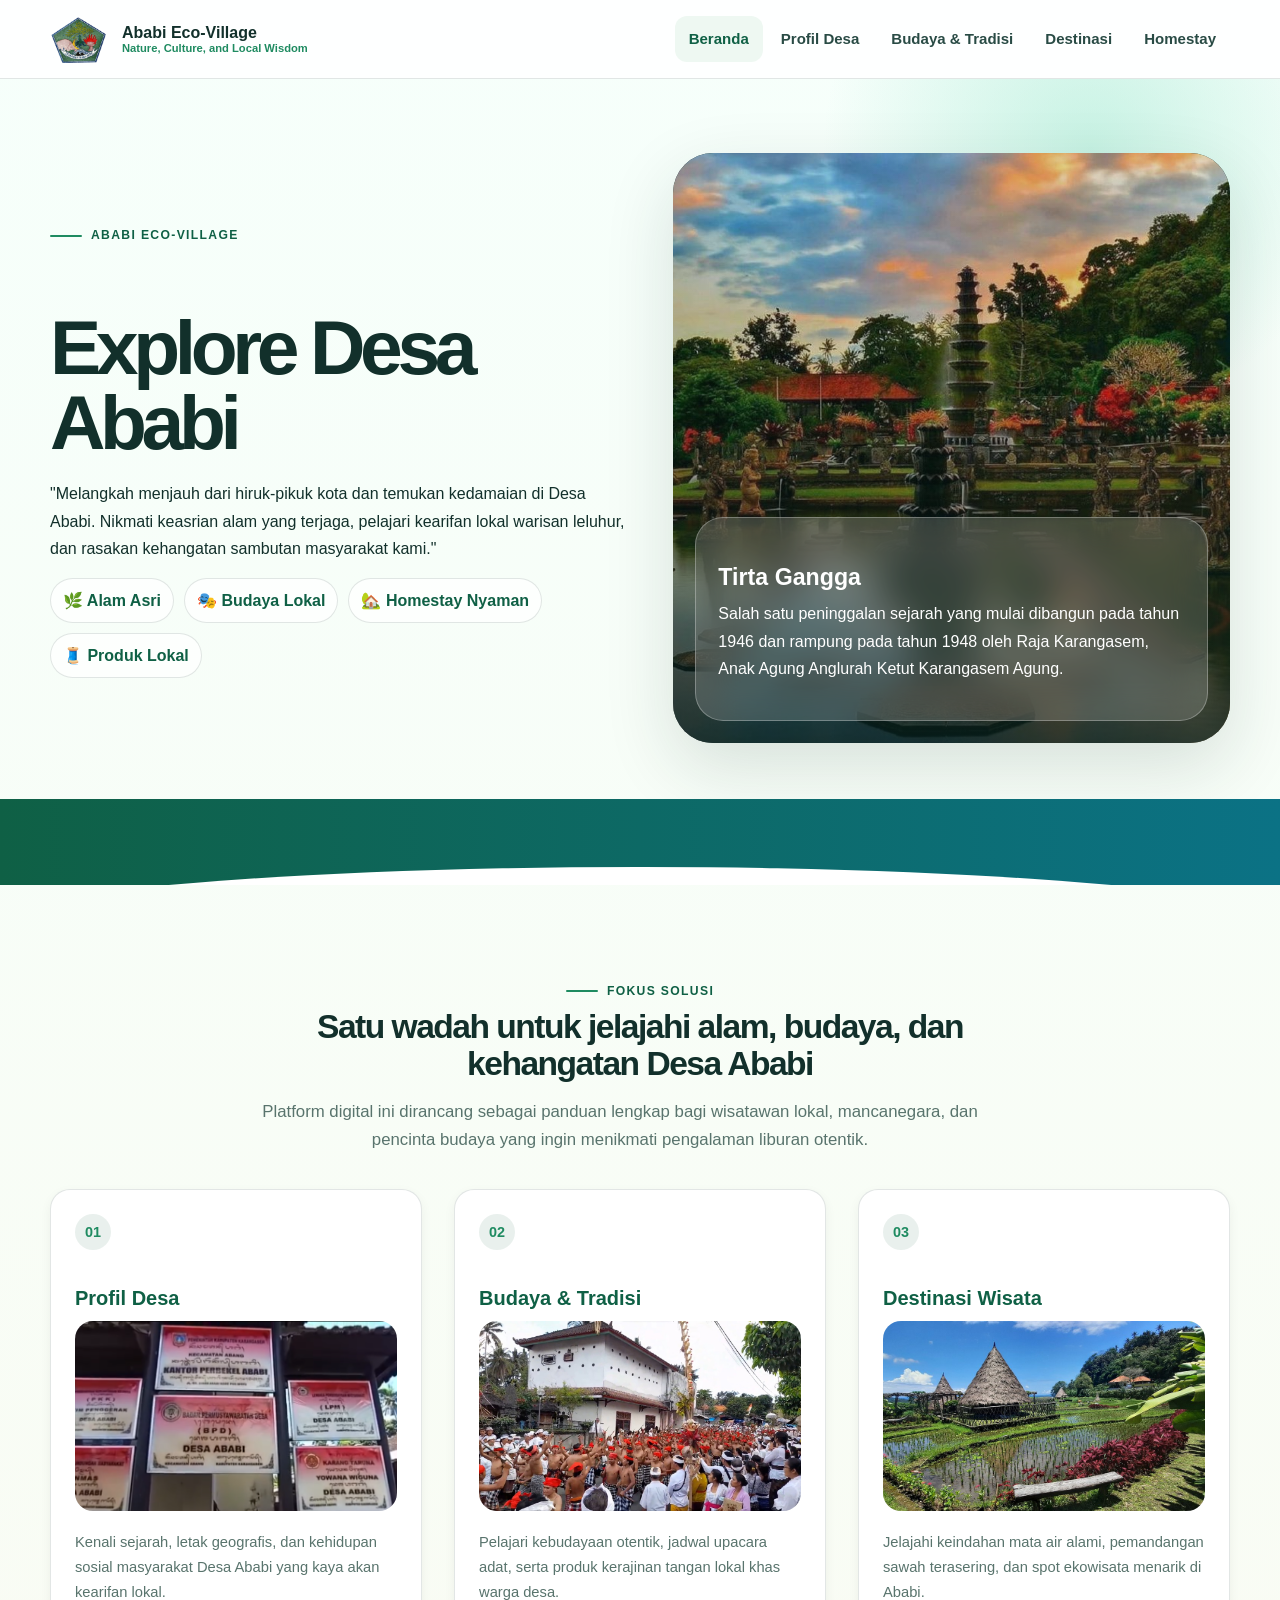
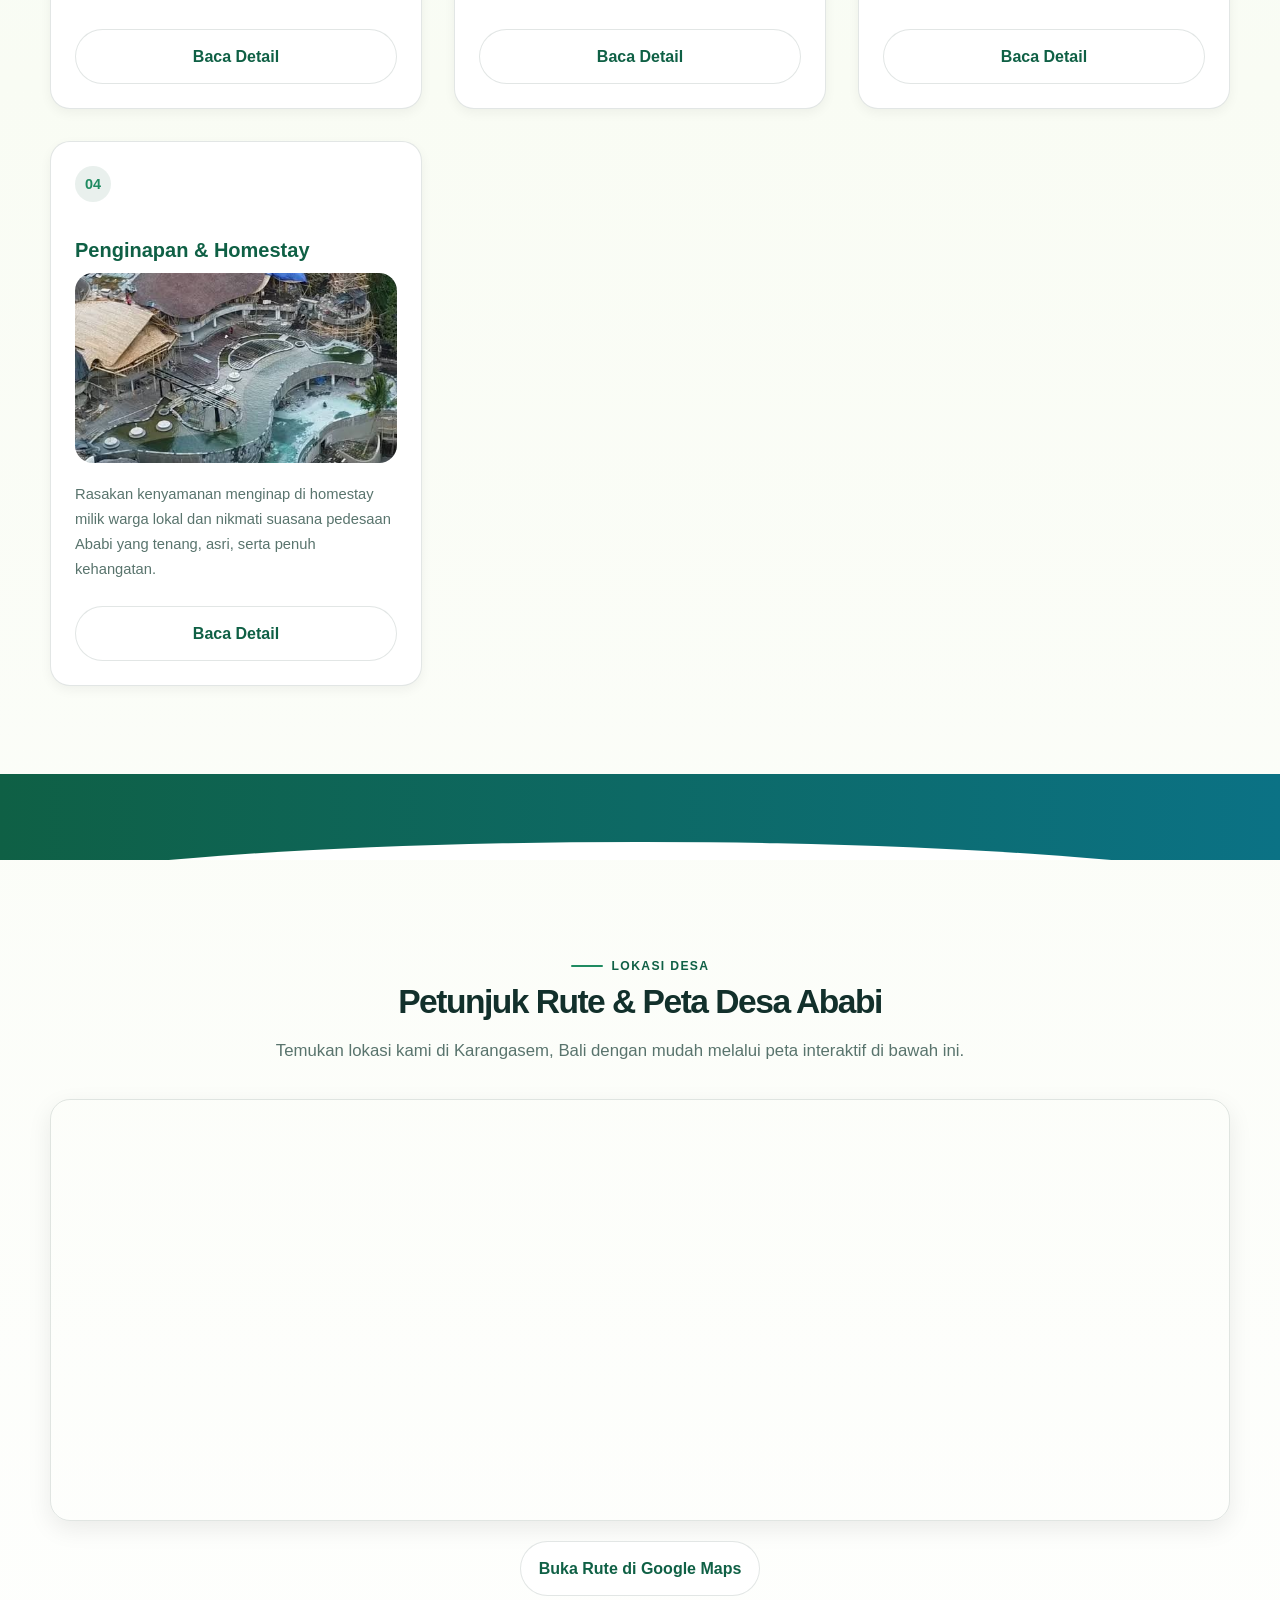
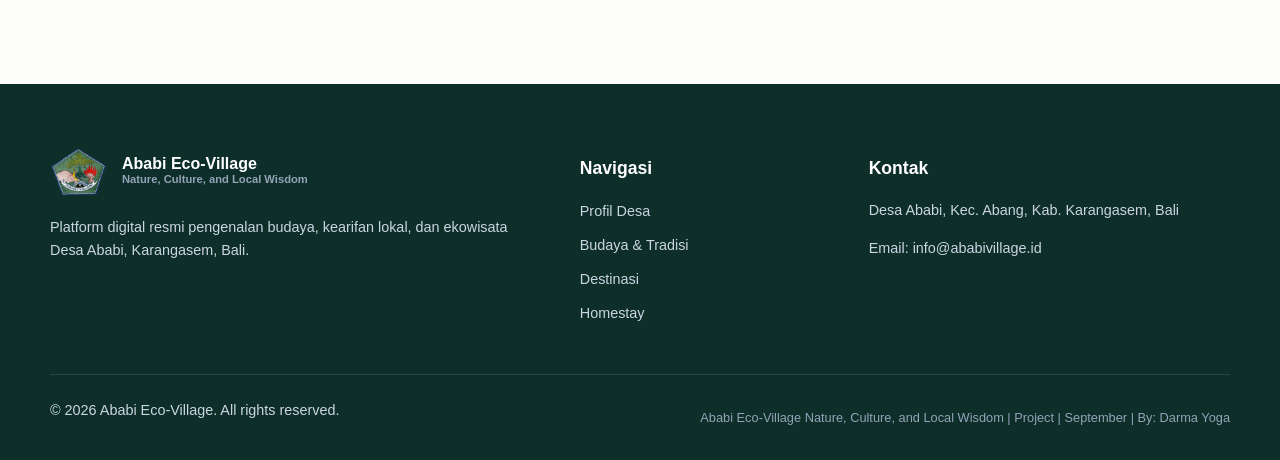
<file: index.html>
<!DOCTYPE html>
<html lang="id">
<head>
    <meta charset="UTF-8">
    <meta name="viewport" content="width=device-width, initial-scale=1.0">
    <title>Ababi Eco-Village | Alam, Budaya, dan Kearifan Lokal Karangasem</title>
    <meta name="description" content="Platform digital untuk lebih mengenal Budaya, Kearifan Lokal, dan Destinasi Wisata yang ada di Desa Ababi ">
    <meta name="keywords" content="Mengenal Budaya, Kearifan Lokal, dan Destinasi Wisata di Desa Ababi">
    <link rel="icon" type="image/png" href="asets/img/Desa/logo-ababi.png">
    <link rel="stylesheet" href="asets/css/home.css">
</head>
<body>
<header class="header-site">
    <div class="container nav-wrap">
        <a class="brand" href="index.html" aria-label="Eco-Tourism Ababi Village">
            <div class="brand-mark">
                <img src="asets/img/Desa/logo-ababi.png" alt="logo" class="brand-icon">
            </div>
            <span>Ababi Eco-Village<small>Nature, Culture, and Local Wisdom</small></span>
        </a>
        <button type="button" class="menu-toggle" id="menu-toggle" aria-label="Buka menu navigasi" aria-controls="main-nav" aria-expanded="false">
            &#9776;
        </button>
        <nav class="main-nav" id="main-nav" aria-label="Navigasi Utama"><a class="active" href="index.html">Beranda</a><a class="" href="profil.html">Profil Desa</a><a class="" href="budaya.html">Budaya & Tradisi</a><a class="" href="ekowisata.html">Destinasi</a><a class="" href="homestay.html">Homestay</a></nav>
    </div>
</header>

<main id="konten">

<section class="hero">
    <div class="container hero-grid">
        <div class="hero-copy">
            <span class="eyebrow">Ababi Eco-Village</span>
            <h1>Explore Desa Ababi</h1>
            <p>"Melangkah menjauh dari hiruk-pikuk kota dan temukan kedamaian di Desa Ababi. Nikmati keasrian alam yang terjaga, pelajari kearifan lokal warisan leluhur, dan rasakan kehangatan sambutan masyarakat kami."</p>
            <div class="hero-points">
                <span class="pill">🌿 Alam Asri</span><span class="pill">🎭 Budaya Lokal</span><span class="pill">🏡 Homestay Nyaman</span><span class="pill">🧵 Produk Lokal</span>
            </div>
        </div>
        <div class="visual-card" aria-label="Tempat Wisata">
                <img src="asets/img/Wisata/Tirta Gangga.jpg" alt="Tirta Gangga">
            <div class="floating-panel">
                <h3>Tirta Gangga</h3>
                <p>Salah satu peninggalan sejarah yang mulai dibangun pada tahun 1946 dan rampung pada tahun 1948 oleh Raja Karangasem, Anak Agung Anglurah Ketut Karangasem Agung.</p>
            </div>
        </div>
    </div>
</section>
<div class="wave-strip" aria-hidden="true"></div>
<section class="section">
    <div class="container">
      <div class="section-head text-center">
            <span class="eyebrow">Fokus Solusi</span>
            <h2>Satu wadah untuk jelajahi alam, budaya, dan kehangatan Desa Ababi</h2>
            <p class="lead"> Platform digital ini dirancang sebagai panduan lengkap bagi wisatawan lokal, mancanegara, dan pencinta budaya yang ingin menikmati pengalaman liburan otentik.</p>
        </div>
        <div class="card-grid">
            <article class="card">
                <div class="icon">01</div>
                <h3>Profil Desa</h3>
                <img src="asets/img/Desa/Kantor perbekel.png" alt="Kantor Desa Ababi" loading="lazy" decoding="async">
                <p>Kenali sejarah, letak geografis, dan kehidupan sosial masyarakat Desa Ababi yang kaya akan kearifan lokal.</p>
                <a class="btn secondary" href="profil.html">Baca Detail</a>
            </article>
            <article class="card">
                <div class="icon">02</div>
                <h3>Budaya & Tradisi</h3>
                <img src="asets/img/Budaya/nyeret.jpg" alt="Tradisi Nyeret di Desa Ababi" loading="lazy" decoding="async">
                <p>Pelajari kebudayaan otentik, jadwal upacara adat, serta produk kerajinan tangan lokal khas warga desa.</p>
                <a class="btn secondary" href="budaya.html">Baca Detail</a>
            </article>
            <article class="card">
                <div class="icon">03</div>
                <h3>Destinasi Wisata</h3>
                <img src="asets/img/Wisata/maha-gangga-valley.jpg" alt="Maha Gangga" loading="lazy" decoding="async">
                <p>Jelajahi keindahan mata air alami, pemandangan sawah terasering, dan spot ekowisata menarik di Ababi.</p>
                <a class="btn secondary" href="ekowisata.html">Baca Detail</a>
            </article>
            <article class="card">
                <div class="icon">04</div>
                <h3>Penginapan & Homestay</h3>
                <img src="asets/img/homestay/Kayon/Kayon.jpg" alt="Kayon Gangga Resort" loading="lazy" decoding="async">
                <p>Rasakan kenyamanan menginap di homestay milik warga lokal dan nikmati suasana pedesaan Ababi yang tenang, asri, serta penuh kehangatan.</p>
                <a class="btn secondary" href="homestay.html">Baca Detail</a>
            </article>
        </div>
    </div>
</section>
<div class="wave-strip" aria-hidden="true"></div>
<section class="section">
    <div class="container">
        <div class="section-head text-center">
            <span class="eyebrow">Lokasi Desa</span>
            <h2>Petunjuk Rute & Peta Desa Ababi</h2>
            <p class="lead">Temukan lokasi kami di Karangasem, Bali dengan mudah melalui peta interaktif di bawah ini.</p>
        </div>
        <div class="map-box">
            <iframe 
                src="https://www.google.com/maps/embed?pb=!1m18!1m12!1m3!1d31575.454228498835!2d115.56839089999999!3d-8.40742195!2m3!1f0!2f0!3f0!3m2!1i1024!2i768!4f13.1!3m3!1m2!1s0x2dd2086cb2a25c31%3A0x5030bfbca732a30!2sAbabi%2C%20Kec.%20Abang%2C%20Kabupaten%20Karangasem%2C%20Bali!5e0!3m2!1sid!2sid!4v1710000000000!5m2!1sid!2sid" 
                width="350px" 
                height="420" 
                style="border:0; display:block;" 
                allowfullscreen="" 
                loading="lazy" 
                referrerpolicy="no-referrer-when-downgrade">
            </iframe>
        </div>
        <div class="text-center" style="margin-top: 20px;">
            <a href="https://maps.google.com/?q=Desa+Ababi+Karangasem+Bali" target="_blank" rel="noopener noreferrer" class="btn secondary">
                Buka Rute di Google Maps
            </a>
        </div>
    </div>
</section>
</main>
<footer class="site-footer">
    <div class="container">
        <div class="footer-grid">
            <div>
                <a class="brand" href="index.html">
                    <div class="brand-mark">
                        <img src="asets/img/Desa/logo-ababi.png" alt="logo" class="brand-icon">
                    </div>
                    <span>Ababi Eco-Village<small>Nature, Culture, and Local Wisdom</small></span>
                </a>
                <p>Platform digital resmi pengenalan budaya, kearifan lokal, dan ekowisata Desa Ababi, Karangasem, Bali.</p>
            </div>
            <div>
                <h3>Navigasi</h3>
                <div class="footer-links">
                    <a href="profil.html">Profil Desa</a>
                    <a href="budaya.html">Budaya & Tradisi</a>
                    <a href="ekowisata.html">Destinasi</a>
                    <a href="homestay.html">Homestay</a>
                </div>
            </div>
            <div>
                <h3>Kontak</h3>
                <p>Desa Ababi, Kec. Abang, Kab. Karangasem, Bali</p>
                <p>Email: info@ababivillage.id</p>
            </div>
        </div>
        <div class="copyright">
            <p>&copy; 2026 Ababi Eco-Village. All rights reserved.</p>
            <span>Ababi Eco-Village Nature, Culture, and Local Wisdom   |   Project |   September   |   By: Darma Yoga </span>
        </div>
    </div>
</footer>
    
    <script src="asets/js/oneall.js"></script>
</body>
</html>
</file>
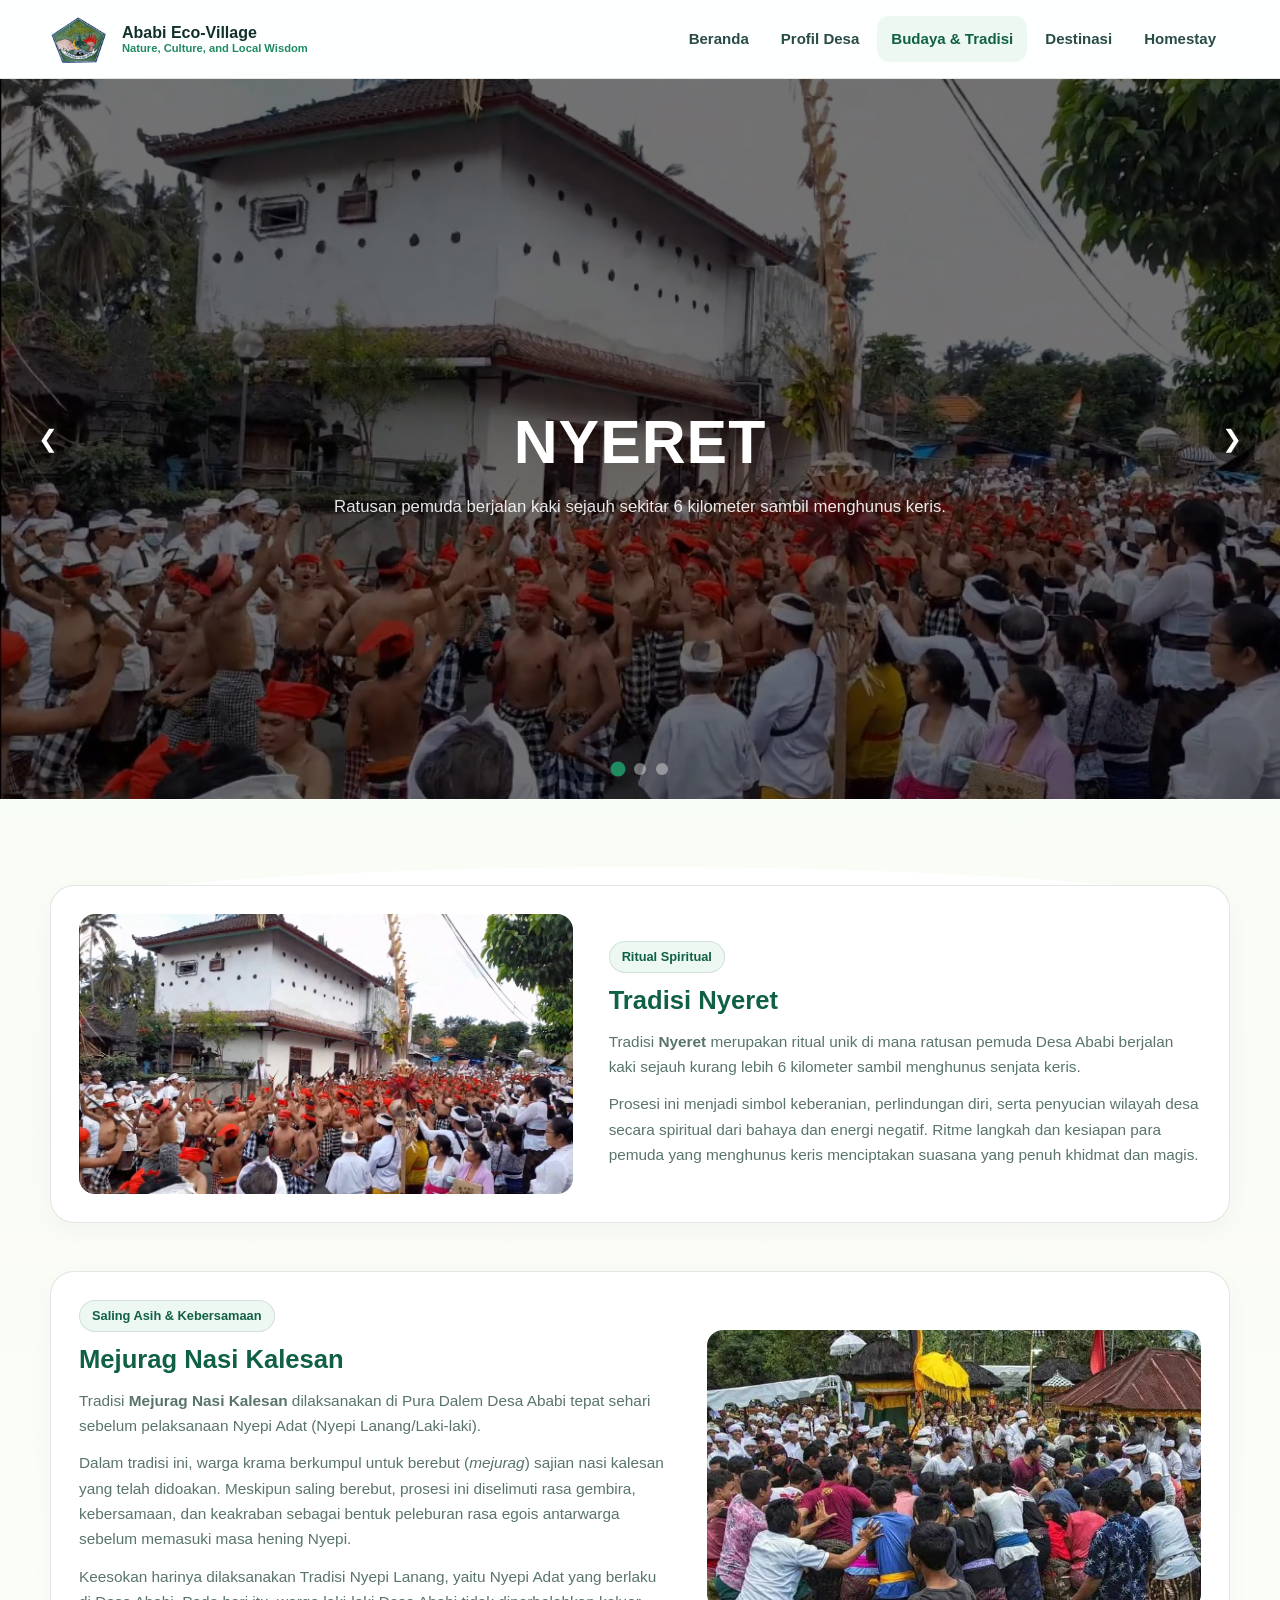
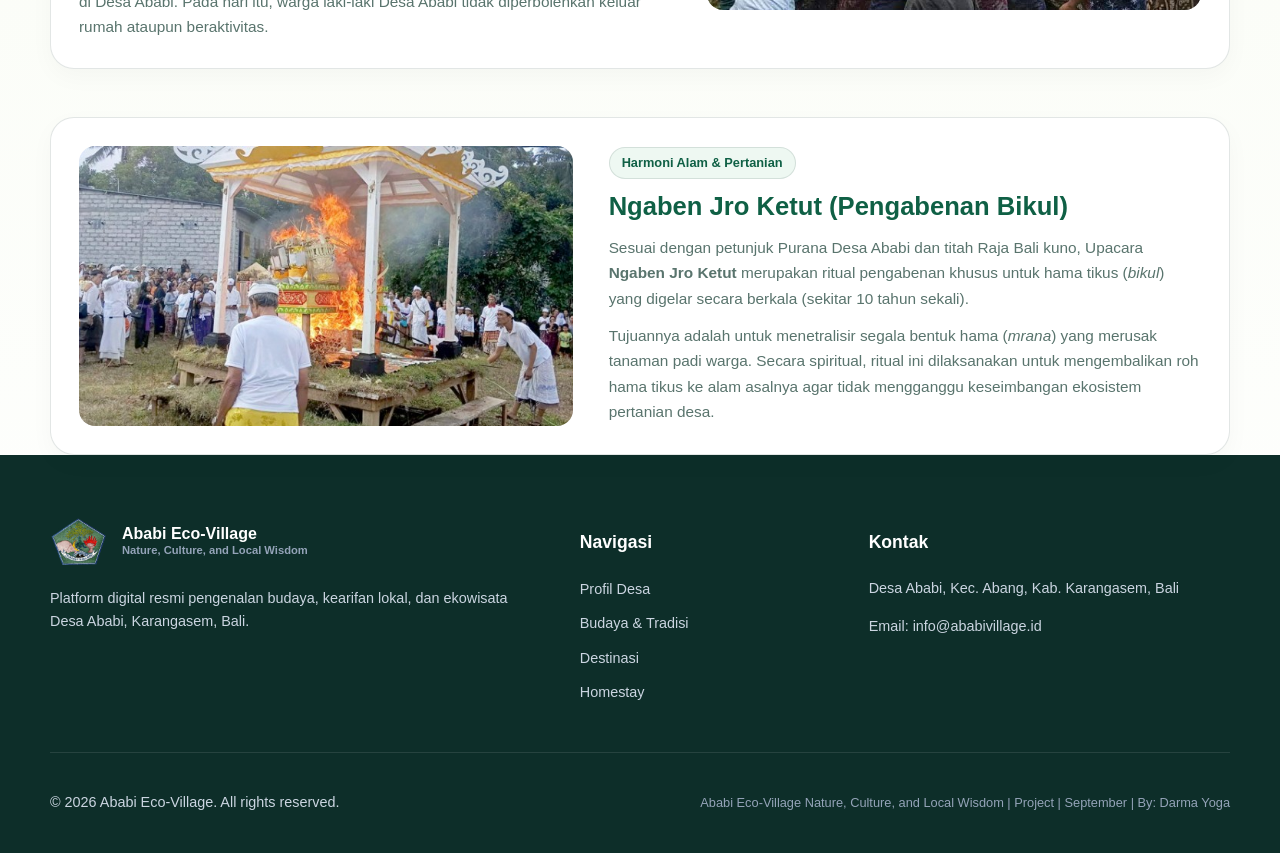
<file: budaya.html>
<!DOCTYPE html>
<html lang="id">
<head>
    <meta charset="UTF-8">
    <meta name="viewport" content="width=device-width, initial-scale=1.0">
    <title>Budaya & Tradisi Desa Ababi Eco-Village</title>
    <meta name="description" content="Desa Ababi memiliki beragam Budaya dan Tradisi yang masih sangat kental akan nilai leluhur dan masih terjadi di era modern sekarang. Ini adalah salah satu warisan leluhur yang harus kita jaga.">
    <meta name="keywords" content="Tradisi dan Budaya yang ada di Desa Ababi.">
    <link rel="icon" type="image/png" href="asets/img/Desa/logo-ababi.png">
    <link rel="stylesheet" href="asets/css/budaya.css">
</head>
<body>
    <header class="header-site">
    <div class="container nav-wrap">
        <a class="brand" href="index.html" aria-label="Eco-Tourism Ababi Village">
            <div class="brand-mark">
                <img src="asets/img/Desa/logo-ababi.png" alt="Logo Desa Ababi" class="brand-icon">
            </div>
            <span>Ababi Eco-Village<small>Nature, Culture, and Local Wisdom</small></span>
        </a>
        <button type="button" class="menu-toggle" id="menu-toggle" aria-label="Buka menu navigasi" aria-controls="main-nav" aria-expanded="false">
            &#9776;
        </button>
        <nav class="main-nav" id="main-nav" aria-label="Navigasi Utama">
            <a href="index.html">Beranda</a>
            <a href="profil.html">Profil Desa</a>
            <a class="active" href="budaya.html">Budaya & Tradisi</a>
            <a href="ekowisata.html">Destinasi</a>
            <a href="homestay.html">Homestay</a>
        </nav>
    </div>
</header>

<main id="konten">
    <section class="hero-slider">
        <div class="slider-container">
            <div class="slide active" style="background-image: url('asets/img/Budaya/nyeret.jpg');">
                <div class="overlay"></div>
                <div class="container hero-banner-content">
                    <h1>Nyeret</h1>
                    <p> Ratusan pemuda berjalan kaki sejauh sekitar 6 kilometer sambil menghunus keris.</p>
                </div>
            </div>
            <div class="slide" style="background-image: url('asets/img/Budaya/Mejurag%20Kalesan.jpg');">
                <div class="overlay"></div>
                <div class="container hero-banner-content">
                    <h1>Mejurag Nasi Kalesan</h1>
                    <p>Tradisi mejurag nasi kalesan di Pura Dalem Desa Ababi, sehari sebelum Nyepi Adat (Nyepi Lanang/Laki-Laki)</p>
                </div>
            </div>
            <div class="slide" style="background-image: url('asets/img/Budaya/Ngaben%20bikul.jpg');">
                <div class="overlay"></div>
                <div class="container hero-banner-content">
                    <h1>Ngaben Jro Ketut (Bikul)</h1>
                    <p>Prosesi pengusiran atau penaklukan dan penetralisiran segala hama (mrana) yang dilakukan 10 tahun sekali.</p>
                </div>
            </div>
            <button class="slider-btn prev" aria-label="Slide Sebelumnya">&#10094;</button>
            <button class="slider-btn next" aria-label="Slide Selanjutnya">&#10095;</button>
            <div class="slider-dots">
                <span class="dot active"></span>
                <span class="dot"></span>
                <span class="dot"></span>
            </div>
        </div>
    </section>

    <div class="wave-strip" aria-hidden="true"></div>

    <section class="section bg-soft">
        <div class="container">
            <div class="tradisi-list">
                <article class="tradisi-card">
                    <div class="tradisi-img">
                        <img src="asets/img/Budaya/nyeret.jpg" alt="Tradisi Nyeret Desa Ababi" loading="lazy" decoding="async">
                    </div>
                    <div class="tradisi-content">
                        <span class="badge">Ritual Spiritual</span>
                        <h3>Tradisi Nyeret</h3>
                        <p>
                            Tradisi <strong>Nyeret</strong> merupakan ritual unik di mana ratusan pemuda Desa Ababi berjalan kaki sejauh kurang lebih 6 kilometer sambil menghunus senjata keris. 
                        </p>
                        <p>
                            Prosesi ini menjadi simbol keberanian, perlindungan diri, serta penyucian wilayah desa secara spiritual dari bahaya dan energi negatif. Ritme langkah dan kesiapan para pemuda yang menghunus keris menciptakan suasana yang penuh khidmat dan magis.
                        </p>
                    </div>
                </article>

                <article class="tradisi-card reverse">
                    <div class="tradisi-img">
                        <img src="asets/img/Budaya/Mejurag Kalesan.jpg" alt="Tradisi Mejurag Nasi Kalesan" loading="lazy" decoding="async">
                    </div>
                    <div class="tradisi-content">
                        <span class="badge">Saling Asih & Kebersamaan</span>
                        <h3>Mejurag Nasi Kalesan</h3>
                        <p>
                            Tradisi <strong>Mejurag Nasi Kalesan</strong> dilaksanakan di Pura Dalem Desa Ababi tepat sehari sebelum pelaksanaan Nyepi Adat (Nyepi Lanang/Laki-laki).
                        </p>
                        <p>
                            Dalam tradisi ini, warga krama berkumpul untuk berebut (<em>mejurag</em>) sajian nasi kalesan yang telah didoakan. Meskipun saling berebut, prosesi ini diselimuti rasa gembira, kebersamaan, dan keakraban sebagai bentuk peleburan rasa egois antarwarga sebelum memasuki masa hening Nyepi.
                        </p>
                        <p>
                            Keesokan harinya dilaksanakan Tradisi Nyepi Lanang, yaitu Nyepi Adat yang berlaku di Desa Ababi. Pada hari itu, warga laki-laki Desa Ababi tidak diperbolehkan keluar rumah ataupun beraktivitas.
                        </p>
                    </div>
                </article>

                <article class="tradisi-card">
                    <div class="tradisi-img">
                        <img src="asets/img/Budaya/Ngaben bikul.jpg" alt="Upacara Ngaben Jro Ketut Bikul" loading="lazy" decoding="async">
                    </div>
                    <div class="tradisi-content">
                        <span class="badge">Harmoni Alam & Pertanian</span>
                        <h3>Ngaben Jro Ketut (Pengabenan Bikul)</h3>
                        <p>
                            Sesuai dengan petunjuk Purana Desa Ababi dan titah Raja Bali kuno, Upacara <strong>Ngaben Jro Ketut</strong> merupakan ritual pengabenan khusus untuk hama tikus (<em>bikul</em>) yang digelar secara berkala (sekitar 10 tahun sekali).
                        </p>
                        <p>
                            Tujuannya adalah untuk menetralisir segala bentuk hama (<em>mrana</em>) yang merusak tanaman padi warga. Secara spiritual, ritual ini dilaksanakan untuk mengembalikan roh hama tikus ke alam asalnya agar tidak mengganggu keseimbangan ekosistem pertanian desa.
                        </p>
                    </div>
                </article>
            </div>
        </div>
    </section>
    
</main>
<footer class="site-footer">
    <div class="container">
        <div class="footer-grid">
            <div>
                <a class="brand" href="index.html">
                    <div class="brand-mark">
                        <img src="asets/img/Desa/logo-ababi.png" alt="logo" class="brand-icon">
                    </div>
                    <span>Ababi Eco-Village<small>Nature, Culture, and Local Wisdom</small></span>
                </a>
                <p>Platform digital resmi pengenalan budaya, kearifan lokal, dan ekowisata Desa Ababi, Karangasem, Bali.</p>
            </div>
            <div>
                <h3>Navigasi</h3>
                <div class="footer-links">
                    <a href="profil.html">Profil Desa</a>
                    <a href="budaya.html">Budaya & Tradisi</a>
                    <a href="ekowisata.html">Destinasi</a>
                    <a href="homestay.html">Homestay</a>
                </div>
            </div>
            <div>
                <h3>Kontak</h3>
                <p>Desa Ababi, Kec. Abang, Kab. Karangasem, Bali</p>
                <p>Email: info@ababivillage.id</p>
            </div>
        </div>
        <div class="copyright">
            <p>&copy; 2026 Ababi Eco-Village. All rights reserved.</p>
            <span>Ababi Eco-Village Nature, Culture, and Local Wisdom   |   Project |   September   |   By: Darma Yoga </span>
        </div>
    </div>
</footer>

<script src="asets/js/oneall.js"></script>
</body>
</html>
</file>
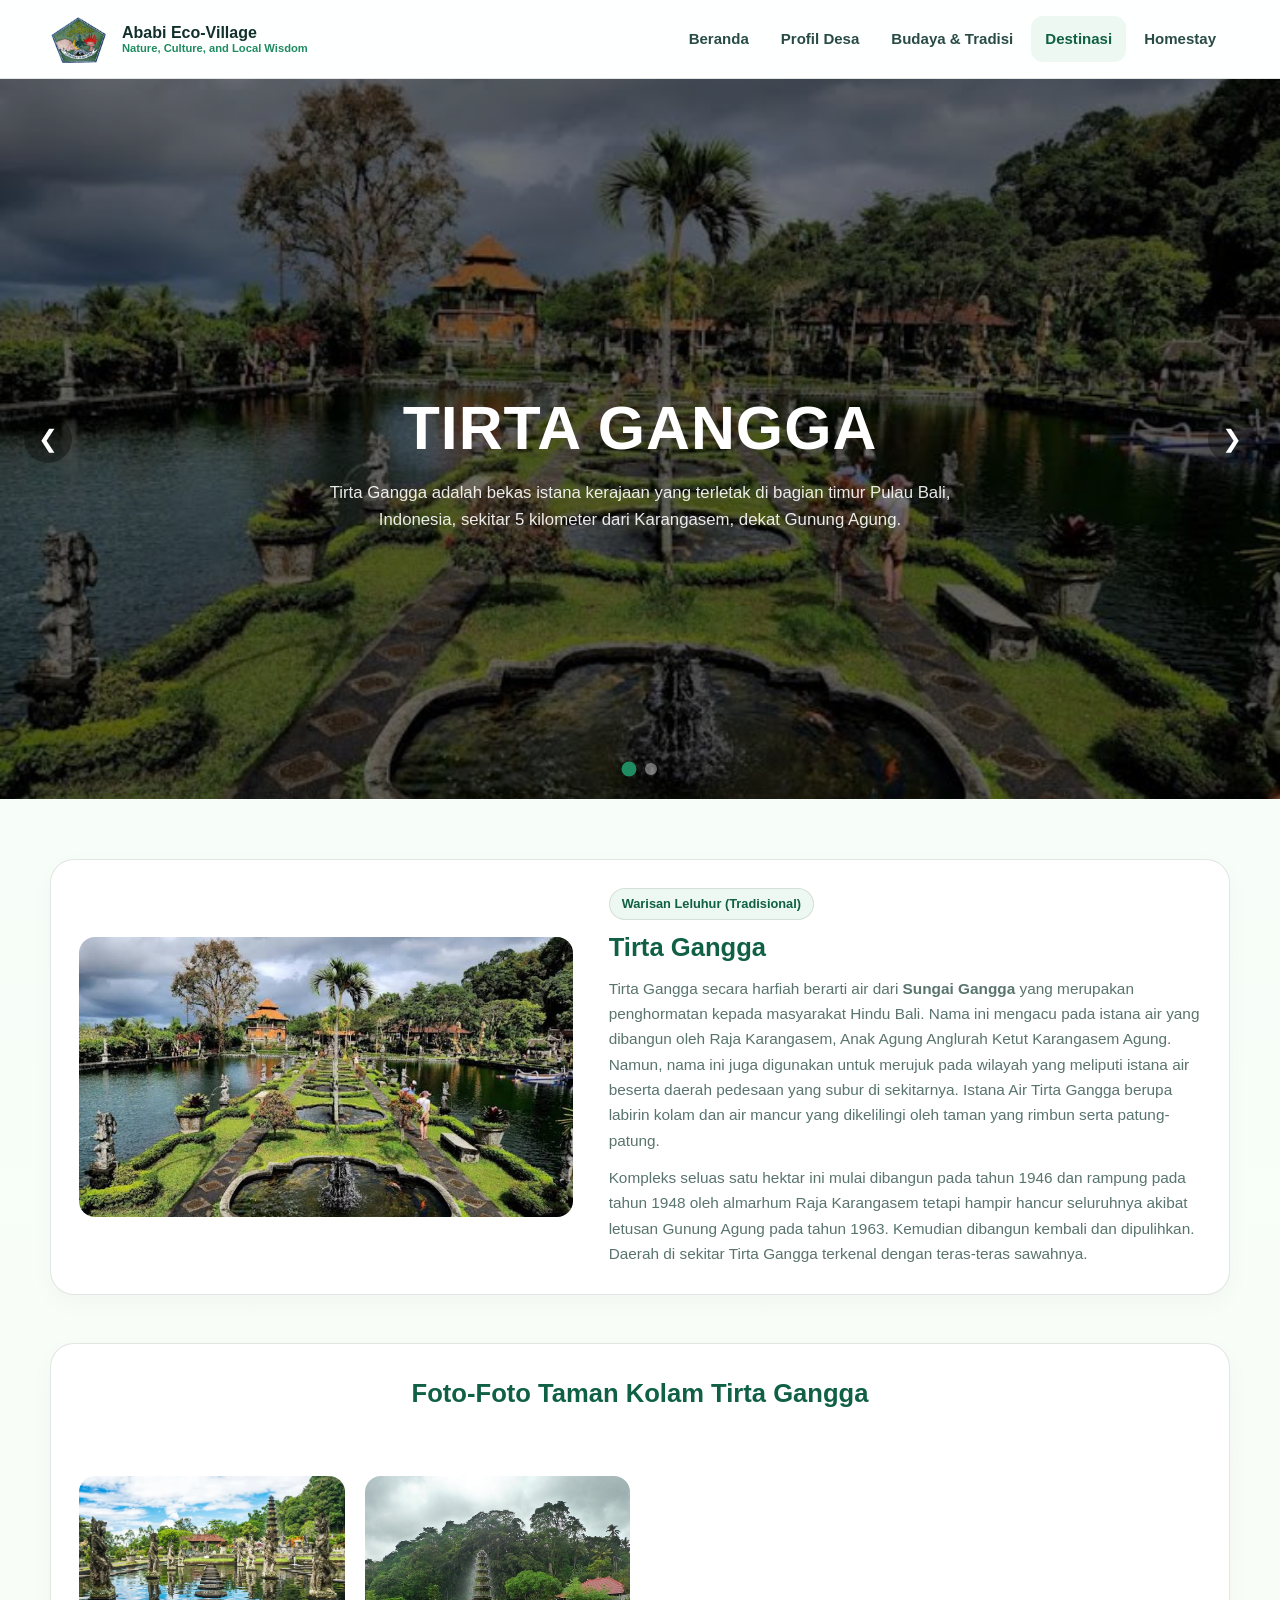
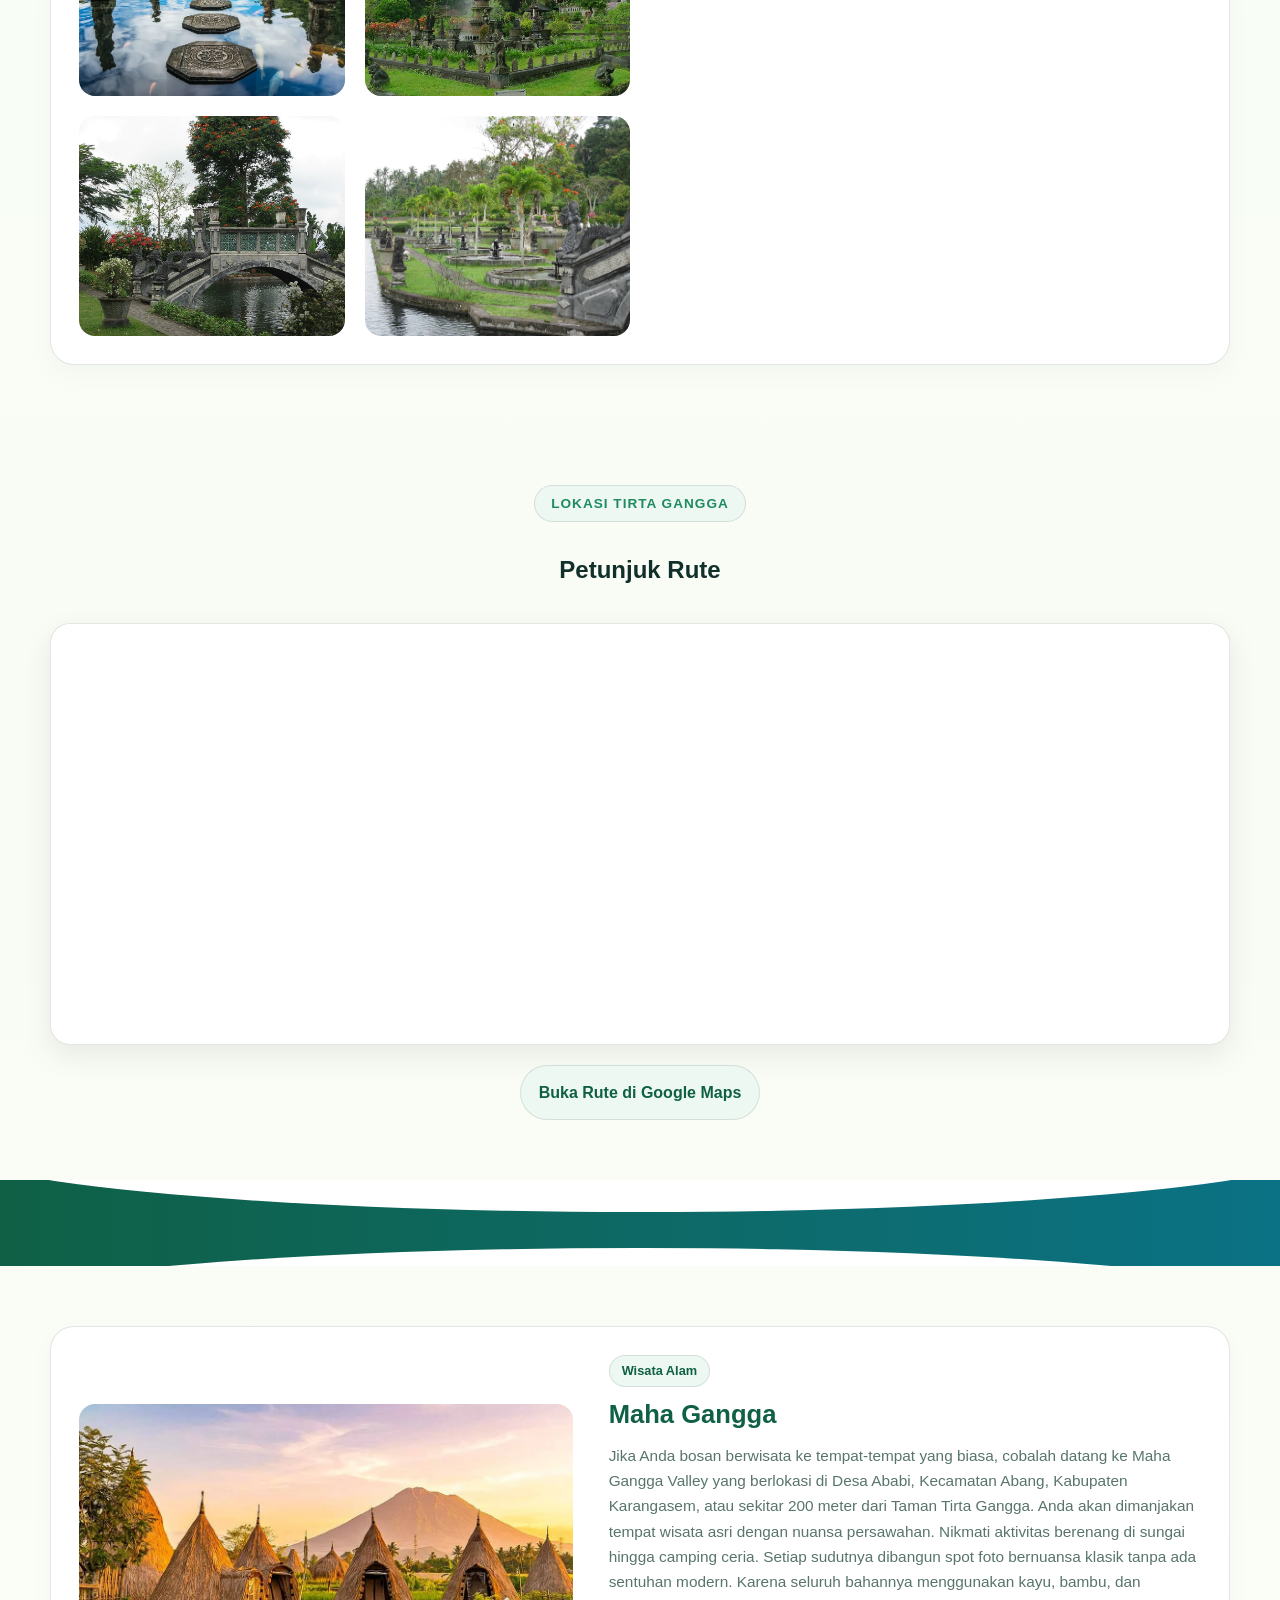
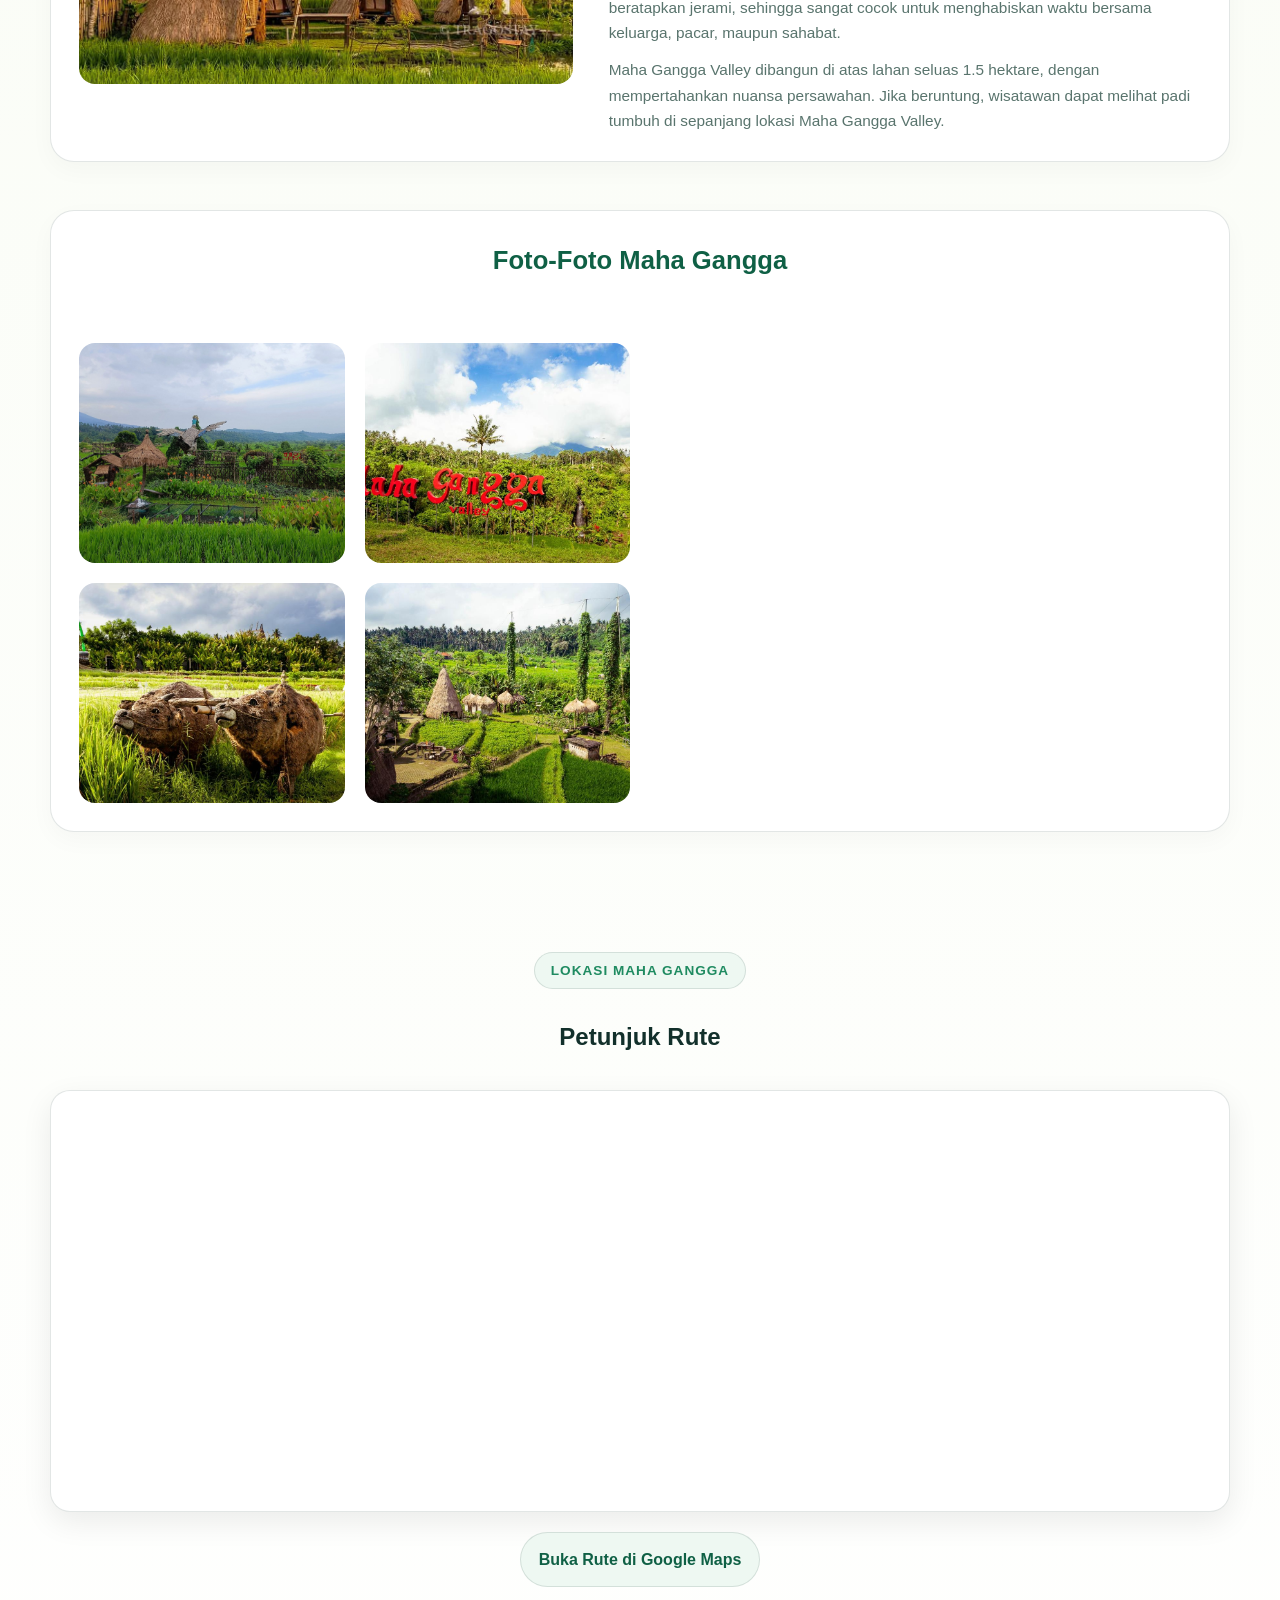
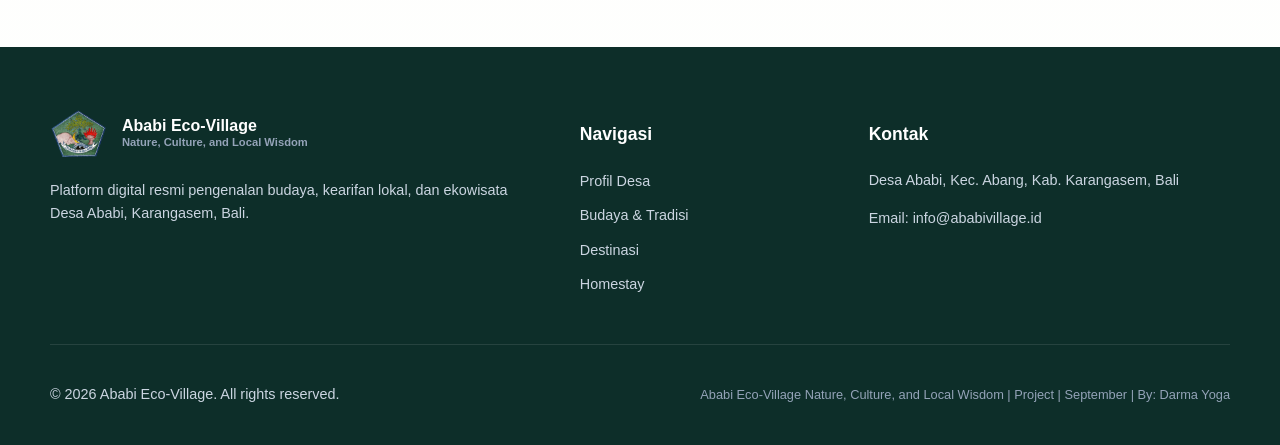
<file: ekowisata.html>
<!DOCTYPE html>
<html lang="id">
<head>
    <meta charset="UTF-8">
    <meta name="viewport" content="width=device-width, initial-scale=1.0">
    <title>Destinasi Wisata Desa Ababi Eco-Village</title>
    <meta name="description" content="Ragam destinasi Wisata yang ada di Desa Ababi, Kec.Abang, Kab.Karangasem, Bali.">
    <meta name="keywords" content="Destinasi Wisata Desa Ababi">
    <link rel="icon" type="image/png" href="asets/img/Desa/logo-ababi.png">
    <link rel="stylesheet" href="asets/css/wisata.css">
</head>
<body>

<header class="header-site">
    <div class="container nav-wrap">
        <a class="brand" href="index.html" aria-label="Eco-Tourism Ababi Village">
            <div class="brand-mark">
                <img src="asets/img/Desa/logo-ababi.png" alt="Logo Desa Ababi" class="brand-icon">
            </div>
            <span>Ababi Eco-Village<small>Nature, Culture, and Local Wisdom</small></span>
        </a>
        <button type="button" class="menu-toggle" id="menu-toggle" aria-label="Buka menu navigasi" aria-controls="main-nav" aria-expanded="false">
            &#9776;
        </button>
        <nav class="main-nav" id="main-nav" aria-label="Navigasi Utama">
            <a href="index.html">Beranda</a>
            <a href="profil.html">Profil Desa</a>
            <a href="budaya.html">Budaya & Tradisi</a>
            <a class="active" href="ekowisata.html">Destinasi</a>
            <a href="homestay.html">Homestay</a>
        </nav>
    </div>
</header>

<main id="konten">
    <section class="hero-slider">
        <div class="slider-container">
            <div class="slide active" style="background-image: url('asets/img/Wisata/kolam%20tirta%20gangga.jpg');">
                <div class="overlay"></div>
                <div class="container hero-banner-content">
                    <h1>Tirta Gangga</h1>
                    <p>Tirta Gangga adalah bekas istana kerajaan yang terletak di bagian timur Pulau Bali, Indonesia, sekitar 5 kilometer dari Karangasem, dekat Gunung Agung.</p>
                </div>
            </div>
            <div class="slide" style="background-image: url('asets/img/Wisata/maha-gangga-valley.jpg');">
                <div class="overlay"></div>
                <div class="container hero-banner-content">
                    <h1>Maha Gangga</h1>
                    <p> Maha Gangga Valley, bentang alam dengan hijaunya sawah, gunung, kebun bunga, akan memanjakan mata.</p>
                </div>
            </div>
            <button class="slider-btn prev" aria-label="Slide Sebelumnya">&#10094;</button>
            <button class="slider-btn next" aria-label="Slide Selanjutnya">&#10095;</button>
            <div class="slider-dots">
                <span class="dot active"></span>
                <span class="dot"></span>
            </div>
        </div>
    </section>
    
     <section class="section bg-soft">
        <div class="container">
            <div class="wisata-list">
                <article class="wisata-card">
                    <div class="wisata-img">
                        <img src="asets/img/Wisata/kolam tirta gangga.jpg" alt="Taman Kolam Tirta Gangga" loading="lazy" decoding="async">
                    </div>
                    <div class="wisata-content">
                        <span class="badge">Warisan Leluhur (Tradisional)</span>
                        <h3>Tirta Gangga</h3>
                        <p>
                            Tirta Gangga secara harfiah berarti air dari <strong>Sungai Gangga</strong> yang merupakan penghormatan kepada masyarakat Hindu Bali. Nama ini mengacu pada istana air yang dibangun oleh Raja Karangasem, Anak Agung Anglurah Ketut Karangasem Agung. Namun, nama ini juga digunakan untuk merujuk pada wilayah yang meliputi istana air beserta daerah pedesaan yang subur di sekitarnya. 
                            Istana Air Tirta Gangga berupa labirin kolam dan air mancur yang dikelilingi oleh taman yang rimbun serta patung-patung.
                        </p>
                        <p>
                            Kompleks seluas satu hektar ini mulai dibangun pada tahun 1946 dan rampung pada tahun 1948 oleh almarhum Raja Karangasem tetapi hampir hancur seluruhnya akibat letusan Gunung Agung pada tahun 1963. Kemudian dibangun kembali dan dipulihkan. Daerah di sekitar Tirta Gangga terkenal dengan teras-teras sawahnya.
                        </p>
                    </div>
                </article>

                <article class="wisata-card gallery-card">
                    <div class="gallery-header">
                        <h3>Foto-Foto Taman Kolam Tirta Gangga</h3>
                    </div>
                    <div class="gallery-grid">
                        <div class="wisata-img">
                            <img src="asets/img/Wisata/Kolam TG.webp" alt="Taman Kolam Tirta Gangga" loading="lazy" decoding="async">
                        </div>
                        <div class="wisata-img">
                            <img src="asets/img/Wisata/Tirta_Gangga.jpg" alt="Taman Kolam Tirta Gangga" loading="lazy" decoding="async">
                        </div>
                        <div class="wisata-img">
                            <img src="asets/img/Wisata/Tirta_Gangga_water_palace,_Bali,_Indonesia.JPG" alt="Taman Kolam Tirta Gangga" loading="lazy" decoding="async">
                        </div>
                        <div class="wisata-img">
                            <img src="asets/img/Wisata/Tirtagangga_4.JPG" alt="Taman Kolam Tirta Gangga" loading="lazy" decoding="async">
                        </div>
                            <div class="wisata-img">
                            <img src="asets/img/Wisata/Tirtagangga_water_garden_02_by_Line1.jpg" alt="Taman Kolam Tirta Gangga" loading="lazy" decoding="async">
                        </div>
                        <div class="wisata-img">
                            <img src="asets/img/Wisata/Tirtagangga_water_garden_01_by_Line1.jpg" alt="Taman Kolam Tirta Gangga" loading="lazy" decoding="async">
                        </div>
                    </div>
                </article>
            </div>
        </div>
    </section>
    <section class="section">
        <div class="container">
            <div class="section-head text-center">
                <span class="eyebrow">Lokasi Tirta Gangga</span>
                <h2>Petunjuk Rute</h2>
            </div>
            <div class="map-box">
                <iframe 
                    src="https://www.google.com/maps/embed?pb=!1m18!1m12!1m3!1d3946.894689085411!2d115.58493467477311!3d-8.412003091626762!2m3!1f0!2f0!3f0!3m2!1i1024!2i768!4f13.1!3m3!1m2!1s0x2dd20692737a32e1%3A0x2d57f46602a1ecba!2sHHQP%2B5XH%20Tirta%20Gangga%2C%20Jl%20raya%20abadi%20No.99%2C%20Ababi%2C%20Kec.%20Abang%2C%20Kabupaten%20Karangasem%2C%20Bali%2080852!5e0!3m2!1sid!2sid!4v1790821298284!5m2!1sid!2sid" 
                    width="350px" 
                    height="420" 
                    style="border:0; display:block;" 
                    allowfullscreen="" 
                    loading="lazy" 
                    referrerpolicy="no-referrer-when-downgrade">
                </iframe>
            </div>
            <div class="text-center" style="margin-top: 20px;">
                <a href="https://maps.app.goo.gl/XNbkc2koFJVm8HZ8A" target="_blank" rel="noopener noreferrer" class="btn secondary">
                    Buka Rute di Google Maps
                </a>
            </div>
        </div>
    </section>
    <div class="wave-strip" aria-hidden="true"></div>
    <section class="section bg-soft">
        <div class="container">
            <div class="wisata-list">
                <article class="wisata-card">
                    <div class="wisata-img">
                        <img src="asets/img/Wisata/Maha Gangga.webp" alt="Maha Gangga Valley" loading="lazy" decoding="async">
                    </div>
                    <div class="wisata-content">
                        <span class="badge">Wisata Alam</span>
                        <h3>Maha Gangga</h3>
                        <p>
                            Jika Anda bosan berwisata ke tempat-tempat yang biasa, cobalah datang ke Maha Gangga Valley yang berlokasi di Desa Ababi, Kecamatan Abang, Kabupaten Karangasem, atau sekitar 200 meter dari Taman Tirta Gangga. 
                            Anda akan dimanjakan tempat wisata asri dengan nuansa persawahan. Nikmati aktivitas berenang di sungai hingga camping ceria.
                            Setiap sudutnya dibangun spot foto bernuansa klasik tanpa ada sentuhan modern. Karena seluruh bahannya menggunakan kayu, bambu, dan beratapkan jerami, sehingga sangat cocok untuk menghabiskan waktu bersama keluarga, pacar, maupun sahabat.
                        </p>
                        <p>
                            Maha Gangga Valley dibangun di atas lahan seluas 1.5 hektare, dengan mempertahankan nuansa persawahan. Jika beruntung, wisatawan dapat melihat padi tumbuh di sepanjang lokasi Maha Gangga Valley.
                        </p>
                    </div>
                </article>

                <article class="wisata-card gallery-card">
                    <div class="gallery-header">
                        <h3>Foto-Foto Maha Gangga</h3>
                    </div>
                    <div class="gallery-grid">
                        <div class="wisata-img">
                            <img src="asets/img/Wisata/Pemandangan Maha.jpg" alt="Maha Gangga" loading="lazy" decoding="async">
                        </div>
                        <div class="wisata-img">
                            <img src="asets/img/Wisata/Maha Gangga1.jpg" alt="Maha Gangga" loading="lazy" decoding="async">
                        </div>
                        <div class="wisata-img">
                            <img src="asets/img/Wisata/Maha Gangga2.jpg" alt="Maha Gangga" loading="lazy" decoding="async">
                        </div>
                        <div class="wisata-img">
                            <img src="asets/img/Wisata/Maha Gangga3.jpg" alt="Maha Gangga" loading="lazy" decoding="async">
                        </div>
                        <div class="wisata-img">
                            <img src="asets/img/Wisata/Maha Gangga4.jpg" alt="Maha Gangga" loading="lazy" decoding="async">
                        </div>
                        <div class="wisata-img">
                            <img src="asets/img/Wisata/Maha Gangga5.jpg" alt="Maha Gangga" loading="lazy" decoding="async">
                        </div>
                    </div>
                </article>
            </div>
        </div>
    </section>
        <section class="section">
        <div class="container">
            <div class="section-head text-center">
                <span class="eyebrow">Lokasi Maha Gangga</span>
                <h2>Petunjuk Rute</h2>
            </div>
            <div class="map-box">
                <iframe 
                    src="https://www.google.com/maps/embed?pb=!1m18!1m12!1m3!1d3946.951806970623!2d115.58800147501174!3d-8.406394291632175!2m3!1f0!2f0!3f0!3m2!1i1024!2i768!4f13.1!3m3!1m2!1s0x2dd2071015040399%3A0x4ff8f09834ac333a!2sMaha%20Gangga%20Valley!5e0!3m2!1sen!2sid!4v1790338088386!5m2!1sen!2sid"
                    width="350px"
                    height="420"
                    style="border:0; display:block;" 
                    allowfullscreen="" 
                    loading="lazy" 
                    referrerpolicy="no-referrer-when-downgrade">
                </iframe>
            </div>
            <div class="text-center" style="margin-top: 20px;">
                <a href="https://maps.app.goo.gl/TmvBJbENbgZGbPSv6" target="_blank" rel="noopener noreferrer" class="btn secondary">
                    Buka Rute di Google Maps
                </a>
            </div>
        </div>
    </section>
    
</main>
<footer class="site-footer">
    <div class="container">
        <div class="footer-grid">
            <div>
                <a class="brand" href="index.html">
                    <div class="brand-mark">
                        <img src="asets/img/Desa/logo-ababi.png" alt="logo" class="brand-icon">
                    </div>
                    <span>Ababi Eco-Village<small>Nature, Culture, and Local Wisdom</small></span>
                </a>
                <p>Platform digital resmi pengenalan budaya, kearifan lokal, dan ekowisata Desa Ababi, Karangasem, Bali.</p>
            </div>
            <div>
                <h3>Navigasi</h3>
                <div class="footer-links">
                    <a href="profil.html">Profil Desa</a>
                    <a href="budaya.html">Budaya & Tradisi</a>
                    <a href="ekowisata.html">Destinasi</a>
                    <a href="homestay.html">Homestay</a>
                </div>
            </div>
            <div>
                <h3>Kontak</h3>
                <p>Desa Ababi, Kec. Abang, Kab. Karangasem, Bali</p>
                <p>Email: info@ababivillage.id</p>
            </div>
        </div>
        <div class="copyright">
            <p>&copy; 2026 Ababi Eco-Village. All rights reserved.</p>
            <span>Ababi Eco-Village Nature, Culture, and Local Wisdom   |   Project |   September   |   By: Darma Yoga </span>
        </div>
    </div>
</footer>
<script src="asets/js/oneall.js"></script>
</body>
</html>
</file>
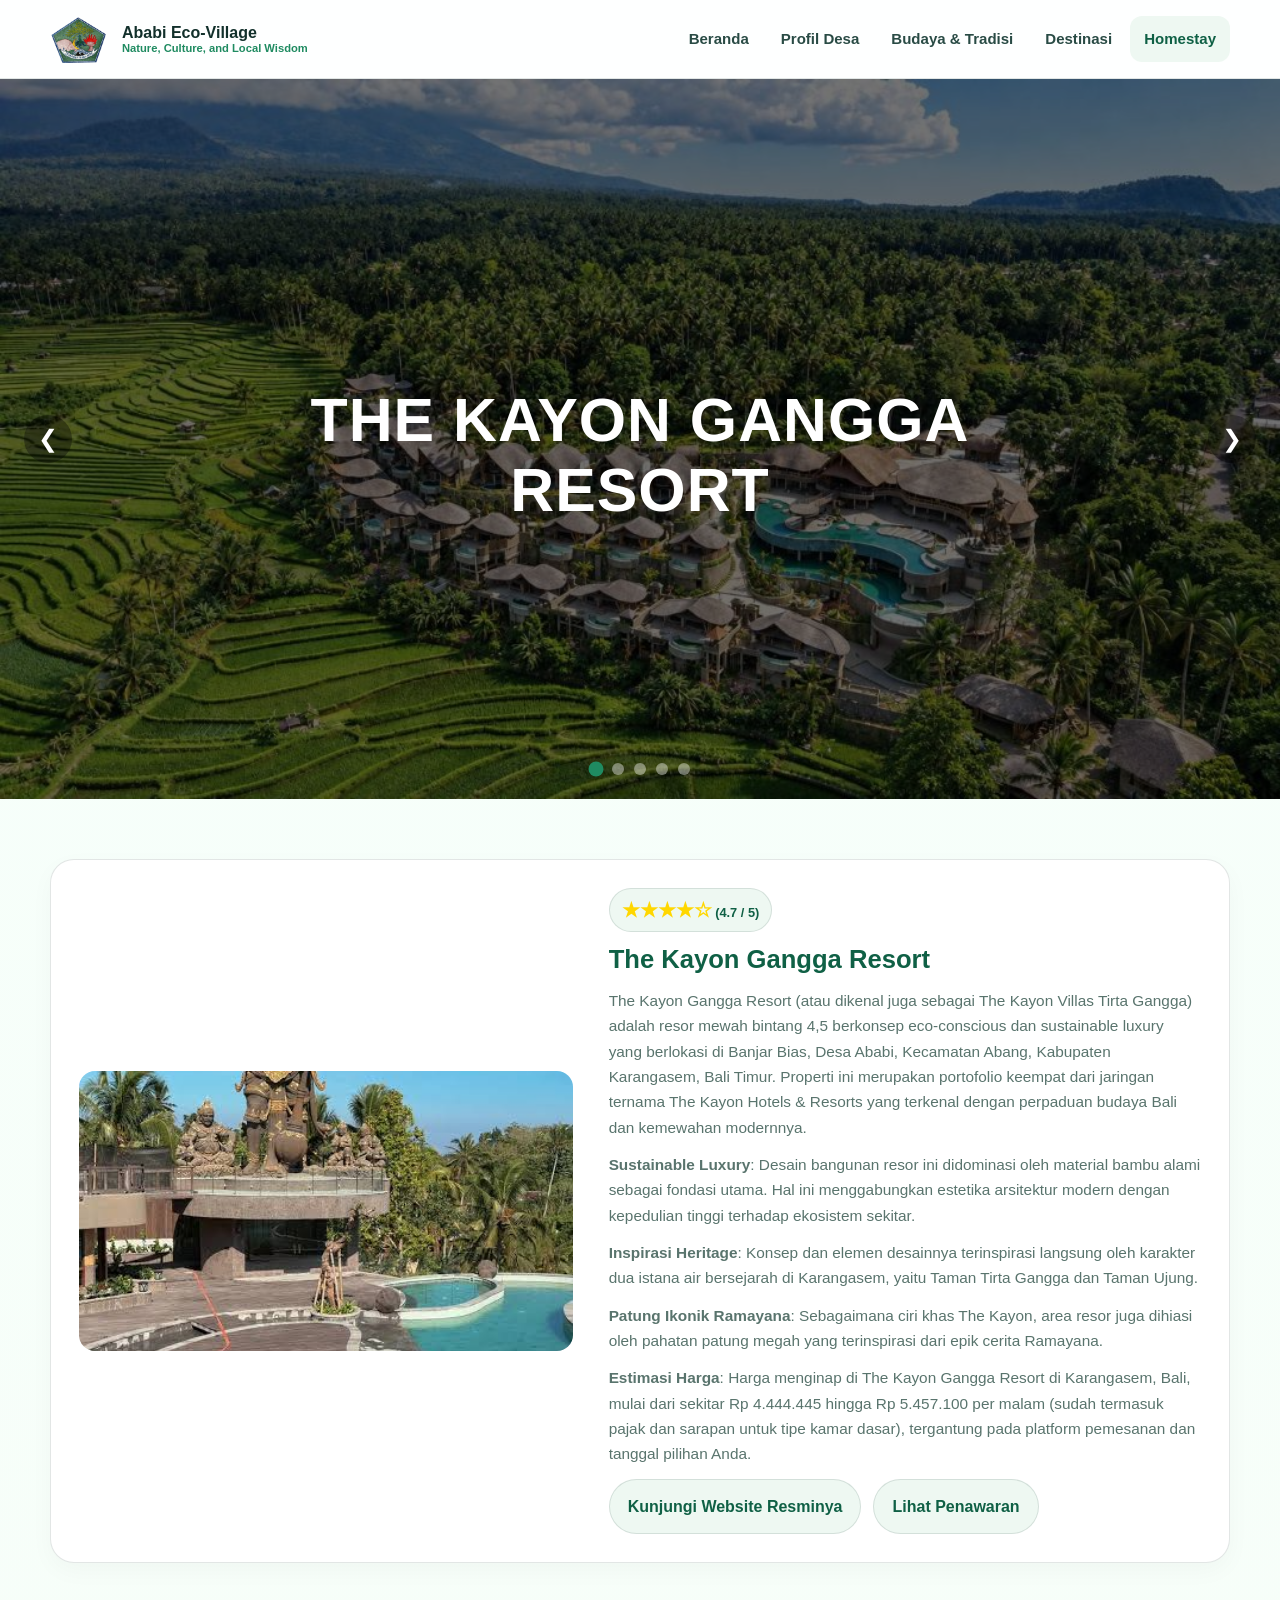
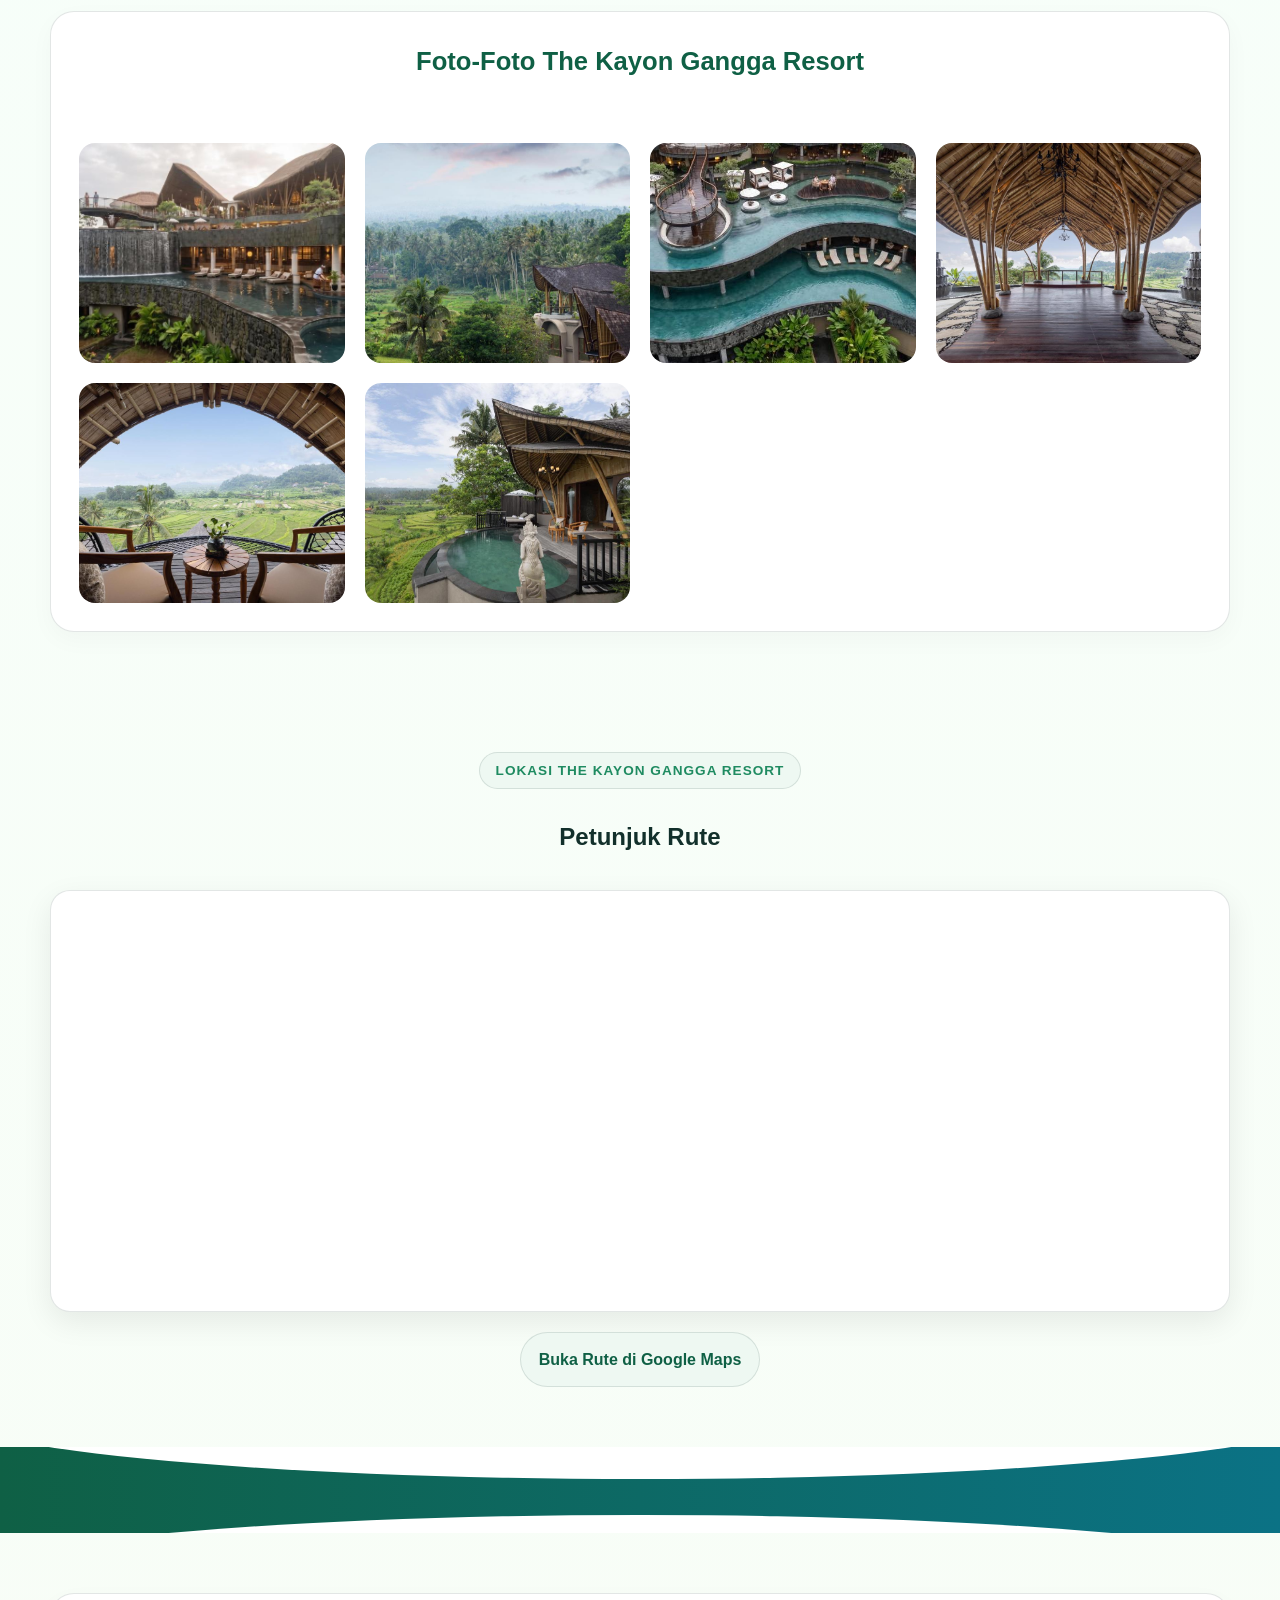
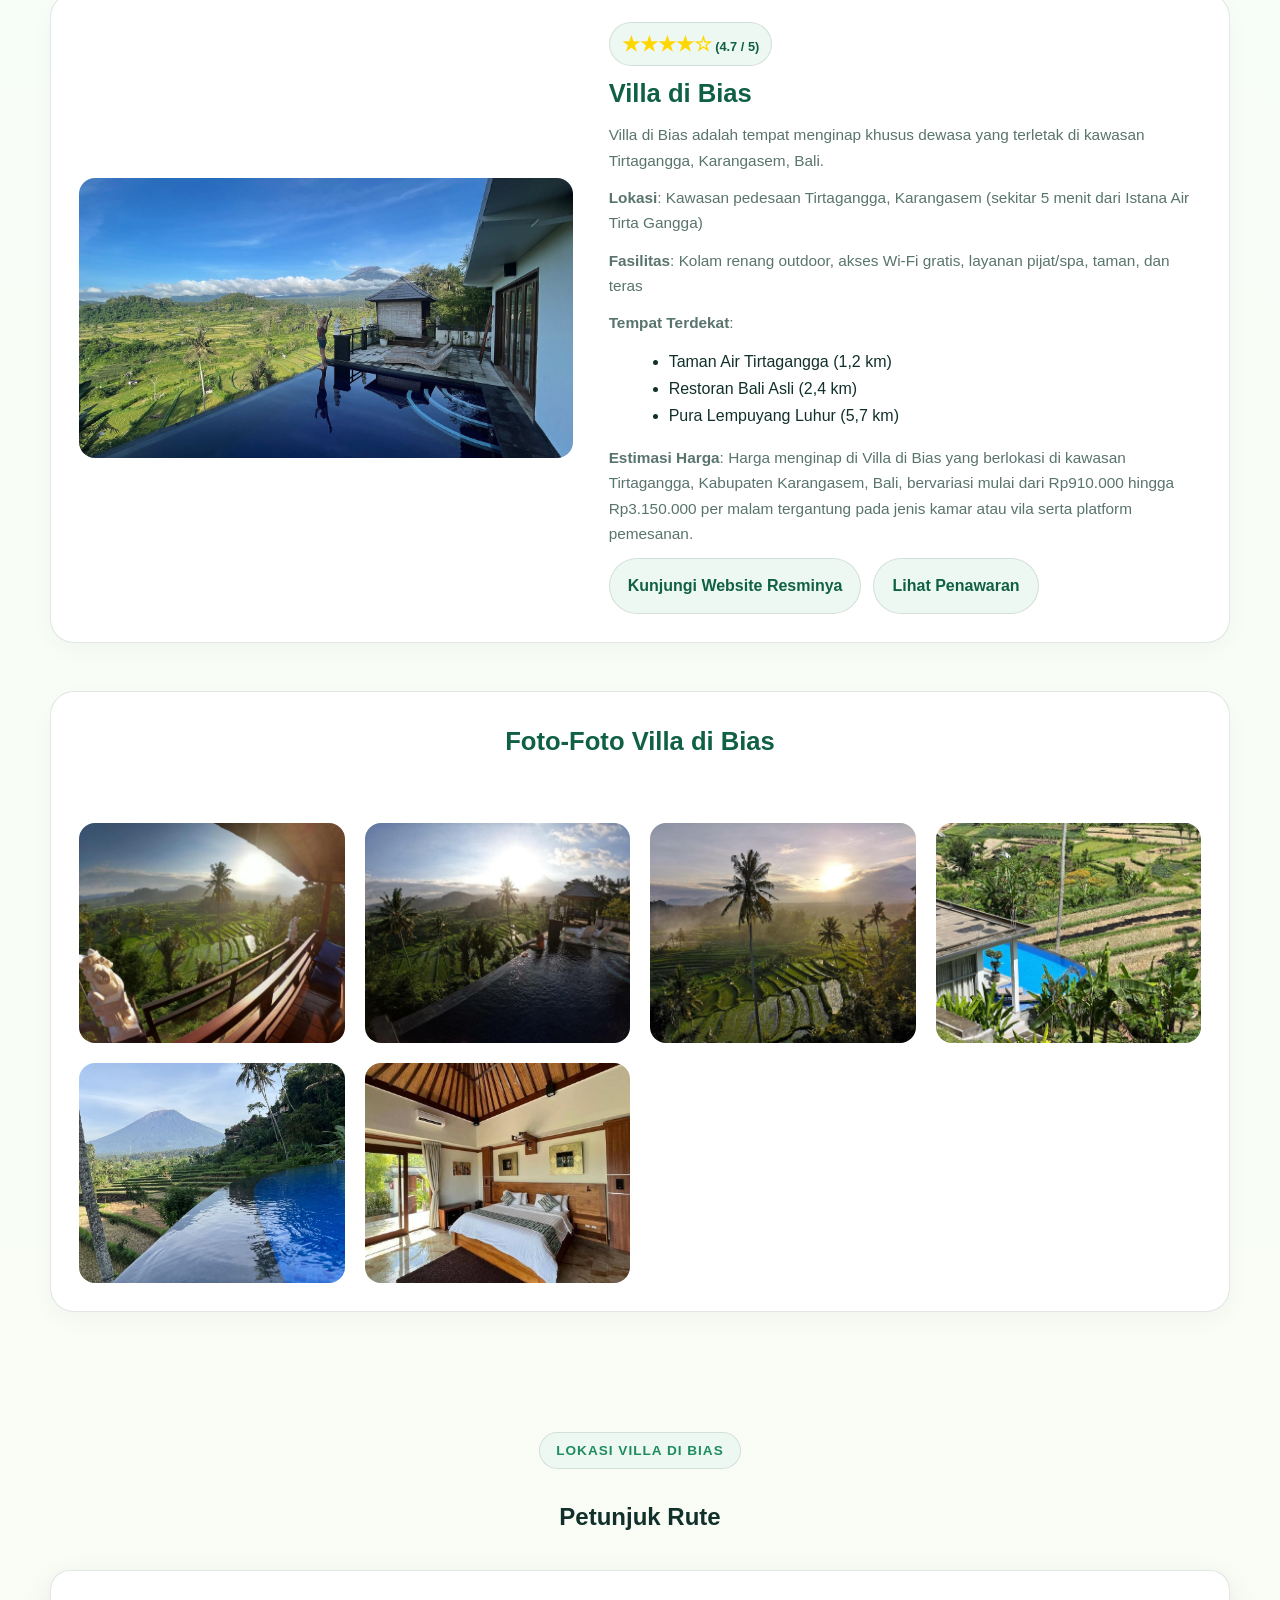
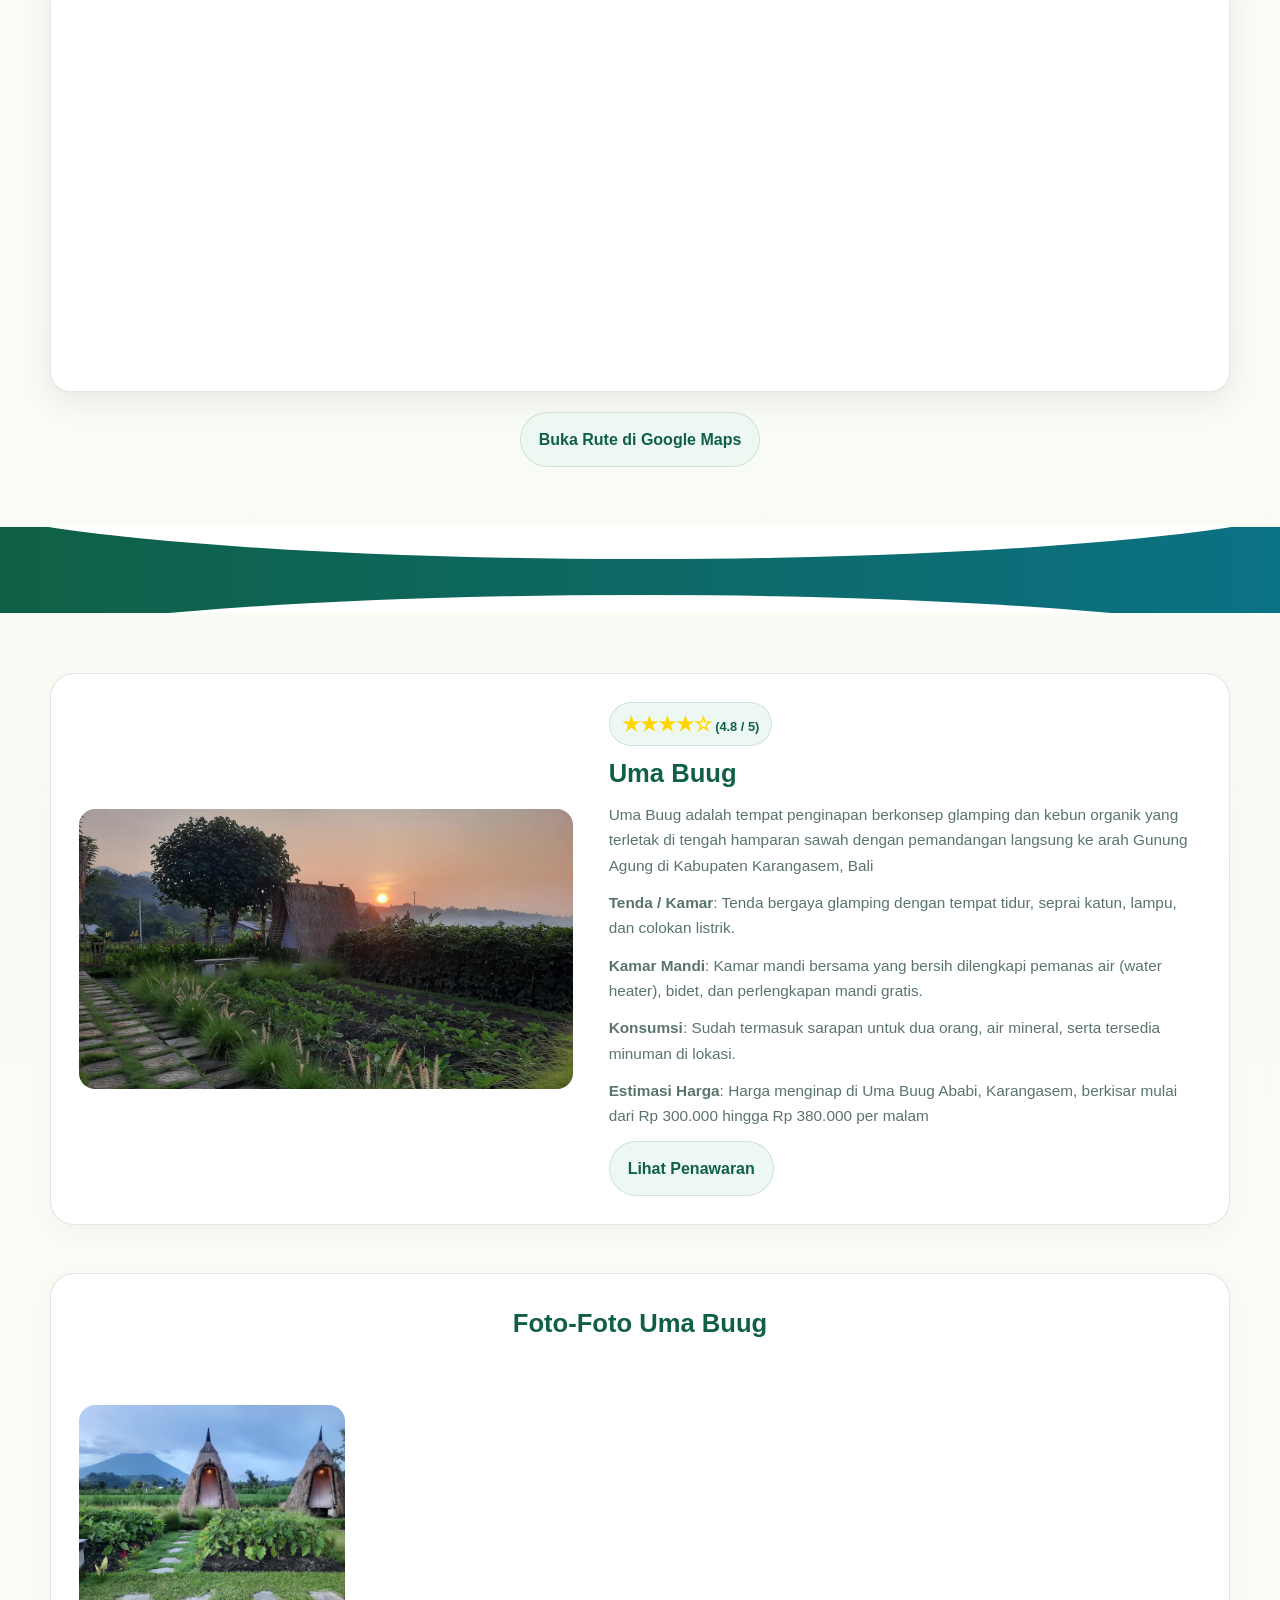
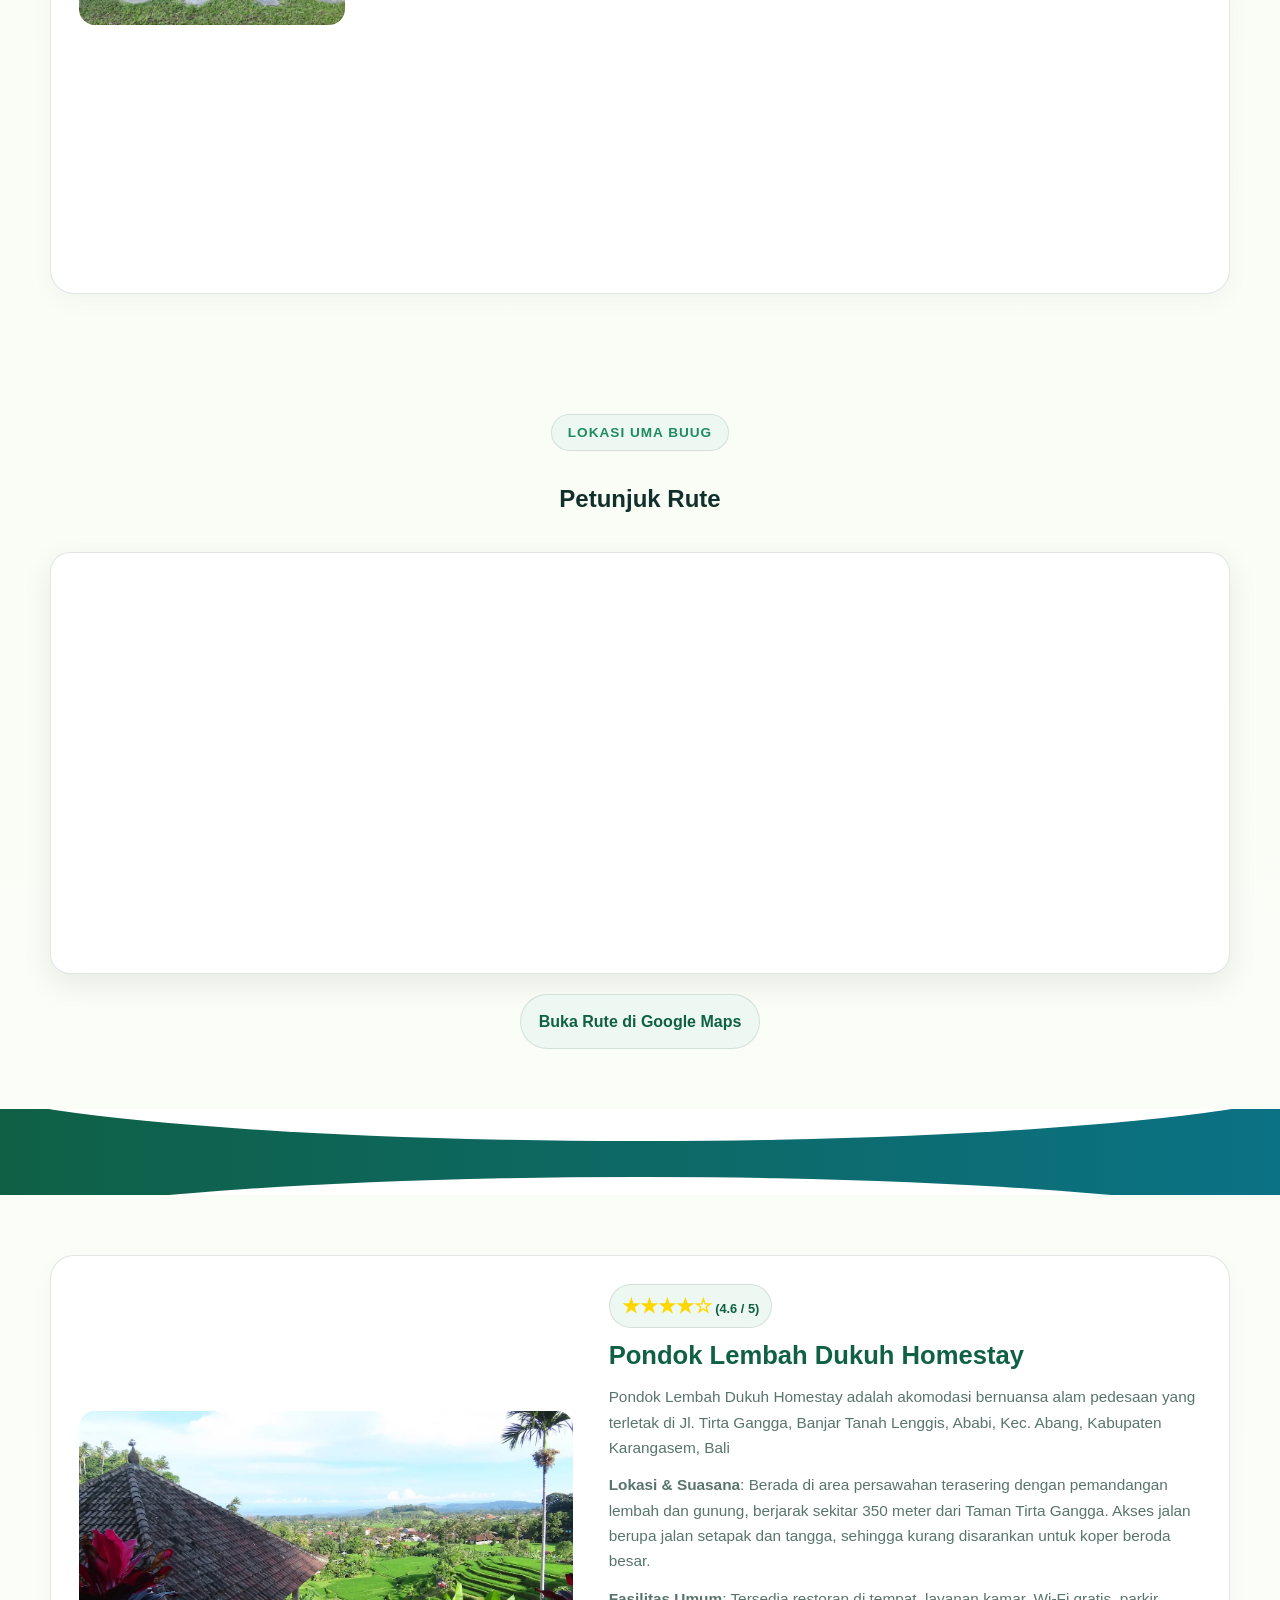
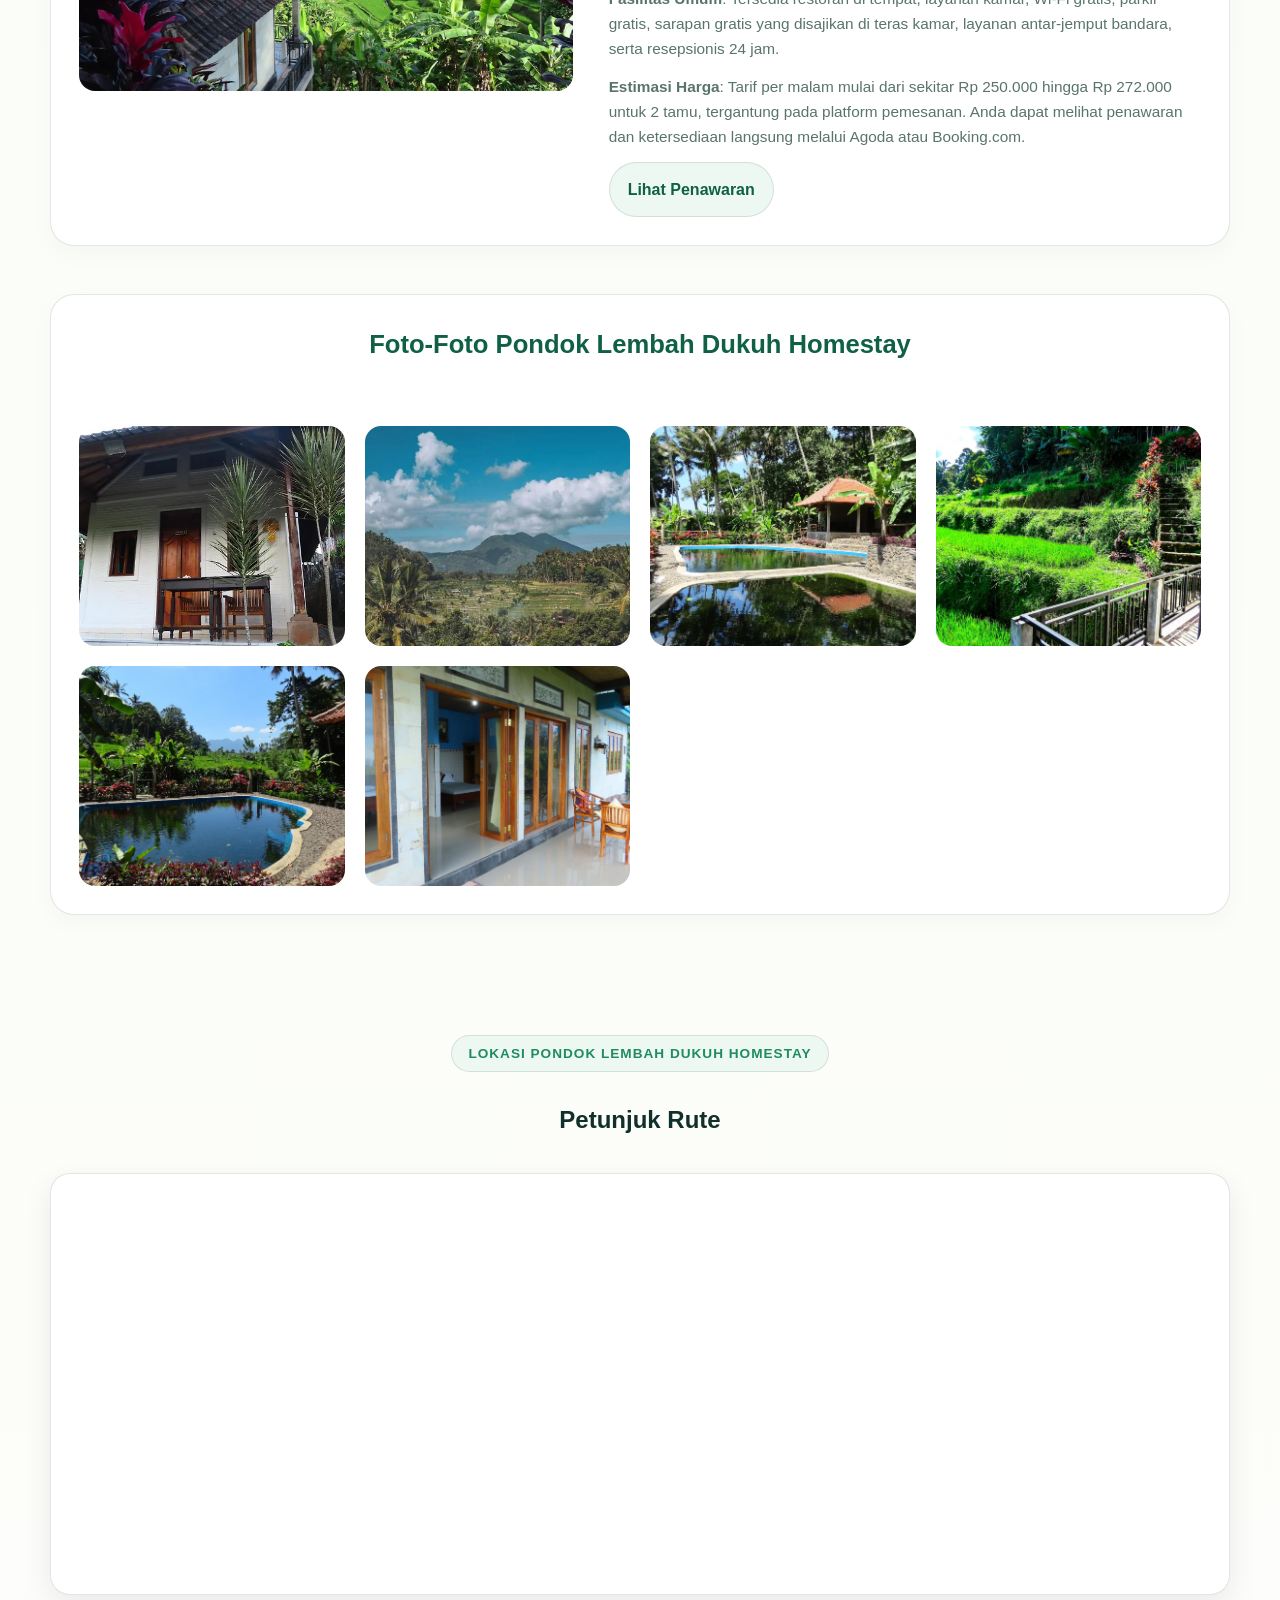
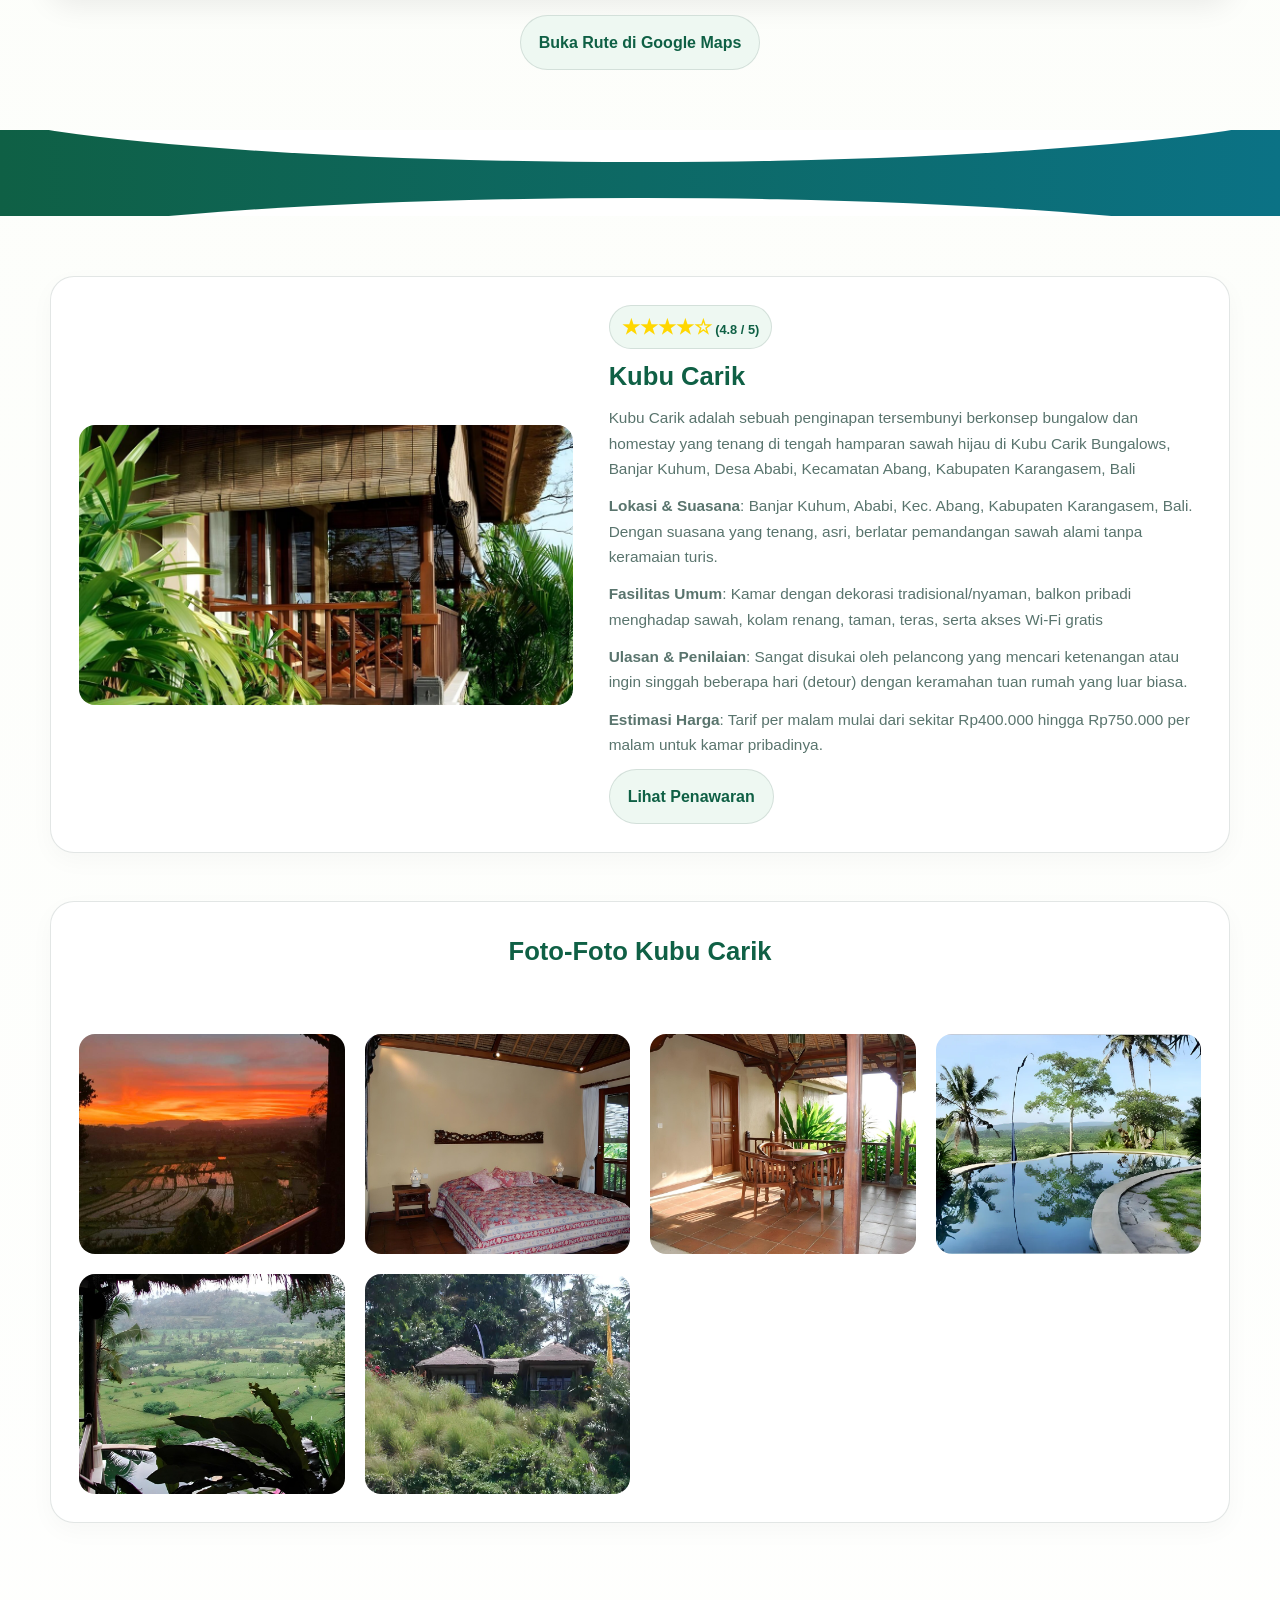
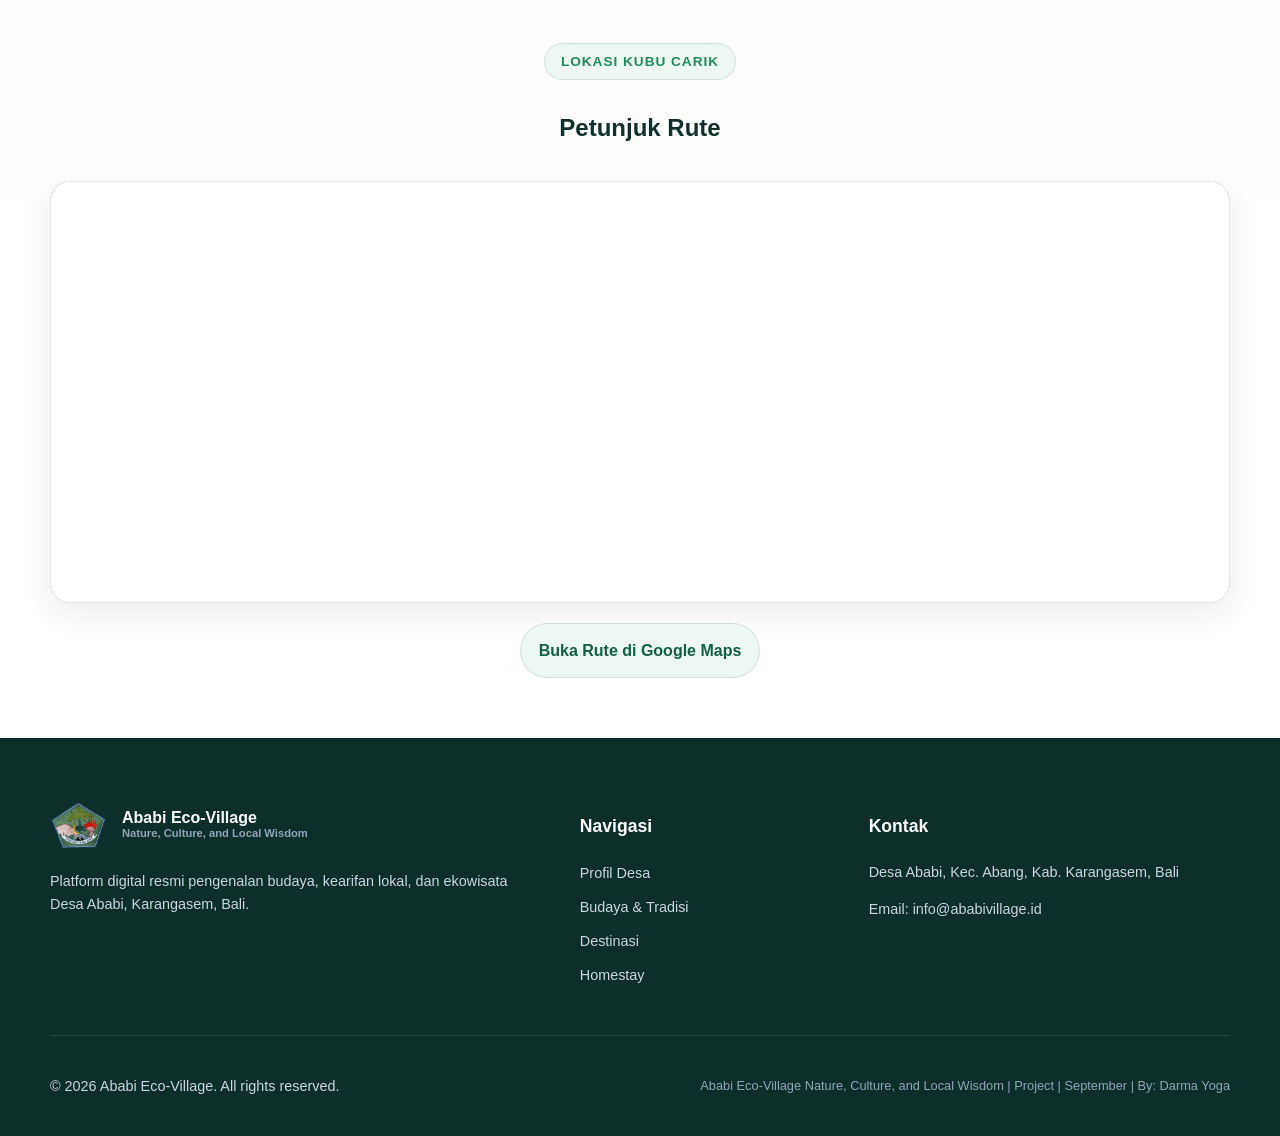
<file: homestay.html>
<!DOCTYPE html>
<html lang="id">
<head>
    <meta charset="UTF-8">
    <meta name="viewport" content="width=device-width, initial-scale=1.0">
    <title>Homestay & Penginapan Desa Ababi Eco-Village</title>
    <meta name="description" content="Ada banyak penginapan yang ada di Desa Ababi, mari jelajahi dan coba merasakan sensasi berlibur di pedesaan dengan udara yang sejuk dan hamparan sawah yang luas">
    <meta name="keywords" content="Penginapan dan Homestay yang ada di Desa Ababi, Kecamatan Abang, Kabupaten Karangasem">
    <link rel="icon" type="image/png" href="asets/img/Desa/logo-ababi.png">
    <link rel="stylesheet" href="asets/css/homestay.css">
</head>
<body>

<header class="header-site">
    <div class="container nav-wrap">
        <a class="brand" href="index.html" aria-label="Eco-Tourism Ababi Village">
            <div class="brand-mark">
                <img src="asets/img/Desa/logo-ababi.png" alt="Logo Desa Ababi" class="brand-icon">
            </div>
            <span>Ababi Eco-Village<small>Nature, Culture, and Local Wisdom</small></span>
        </a>
        <button type="button" class="menu-toggle" id="menu-toggle" aria-label="Buka menu navigasi" aria-controls="main-nav" aria-expanded="false">
            &#9776;
        </button>
        <nav class="main-nav" id="main-nav" aria-label="Navigasi Utama">
            <a href="index.html">Beranda</a>
            <a href="profil.html">Profil Desa</a>
            <a href="budaya.html">Budaya & Tradisi</a>
            <a href="ekowisata.html">Destinasi</a>
            <a class="active" href="homestay.html">Homestay</a>
        </nav>
    </div>
</header>

<main id="konten">
    <section class="hero-slider">
        <div class="slider-container">
            <div class="slide active" style="background-image: url('asets/img/homestay/Kayon/foto%20kayon%20awal.jpg');">
                <div class="overlay"></div>
                <div class="container hero-banner-content">
                    <h1>The Kayon Gangga Resort</h1>
                </div>
            </div>
            <div class="slide" style="background-image: url('asets/img/homestay/VilaBias/Villa%20di%20bias.jpg');">
                <div class="overlay"></div>
                <div class="container hero-banner-content">
                    <h1>Villa di Bias</h1>
                </div>
            </div>
            <div class="slide" style="background-image: url('asets/img/homestay/Uma/Uma.webp');">
                <div class="overlay"></div>
                <div class="container hero-banner-content">
                    <h1>Uma Buug</h1>
                </div>
            </div>
            <div class="slide" style="background-image: url('asets/img/homestay/Pondok/Sampul.jpg');">
                <div class="overlay"></div>
                <div class="container hero-banner-content">
                    <h1>Pondok Lembah Dukuh Homestay</h1>
                </div>
            </div>
            <div class="slide" style="background-image: url('asets/img/homestay/Kubu/Kubu.jpeg');">
                <div class="overlay"></div>
                <div class="container hero-banner-content">
                    <h1>Kubu Carik</h1>
                </div>
            </div>
            <button class="slider-btn prev" aria-label="Slide Sebelumnya">&#10094;</button>
            <button class="slider-btn next" aria-label="Slide Selanjutnya">&#10095;</button>   
            <div class="slider-dots">
                <span class="dot active"></span>
                <span class="dot"></span>
                <span class="dot"></span>
                <span class="dot"></span>
                <span class="dot"></span>
            </div>
        </div>
    </section>

    <section class="section bg-soft">
        <div class="container">
            <div class="wisata-list">
                <article class="wisata-card">
                    <div class="wisata-img">
                        <img src="asets/img/homestay/Kayon/Kayon sampul.jpg" alt="The Kayon Gangga Resort" loading="lazy" decoding="async">
                    </div>
                    <div class="wisata-content">
                        <span class="badge">
                            <span class="rating">
                                <span style="color: gold; font-size: 20px;">★★★★☆</span>
                                <span>(4.7 / 5)</span>
                            </span>
                        </span>
                        <h3>The Kayon Gangga Resort</h3>
                        <p>
                            The Kayon Gangga Resort (atau dikenal juga sebagai The Kayon Villas Tirta Gangga) adalah resor mewah bintang 4,5 berkonsep eco-conscious dan sustainable luxury yang berlokasi di Banjar Bias, Desa Ababi, Kecamatan Abang, Kabupaten Karangasem, Bali Timur. 
                            Properti ini merupakan portofolio keempat dari jaringan ternama The Kayon Hotels & Resorts yang terkenal dengan perpaduan budaya Bali dan kemewahan modernnya.
                        </p>
                        <p>
                            <strong>Sustainable Luxury</strong>: Desain bangunan resor ini didominasi oleh material bambu alami sebagai fondasi utama. Hal ini menggabungkan estetika arsitektur modern dengan kepedulian tinggi terhadap ekosistem sekitar.
                        </p>
                        <p>
                            <strong>Inspirasi Heritage</strong>: Konsep dan elemen desainnya terinspirasi langsung oleh karakter dua istana air bersejarah di Karangasem, yaitu Taman Tirta Gangga dan Taman Ujung.
                        </p>
                        <p>
                             <strong>Patung Ikonik Ramayana</strong>: Sebagaimana ciri khas The Kayon, area resor juga dihiasi oleh pahatan patung megah yang terinspirasi dari epik cerita Ramayana.
                        </p>
                        <p>
                            <strong>Estimasi Harga</strong>: Harga menginap di The Kayon Gangga Resort di Karangasem, Bali, mulai dari sekitar Rp 4.444.445 hingga Rp 5.457.100 per malam (sudah termasuk pajak dan sarapan untuk tipe kamar dasar), tergantung pada platform pemesanan dan tanggal pilihan Anda.
                        </p>
                        <div class="btn-group">
                            <a  href="https://thekayonganggaresort.com/" target="_blank" rel="noopener noreferrer" class="btn secondary">
                                Kunjungi Website Resminya
                            </a>
                            <a href="https://www.tiket.com/id-id/hotel/indonesia/the-kayon-gangga-resort-907001783253714848" target="_blank" rel="noopener noreferrer" class="btn secondary">
                                Lihat Penawaran
                            </a>
                        </div>
                    </div>
                </article>

                <article class="wisata-card gallery-card">
                    <div class="gallery-header">
                        <h3>Foto-Foto The Kayon Gangga Resort</h3>
                    </div>
                    <div class="gallery-grid">
                        <div class="wisata-img">
                            <img src="asets/img/homestay/Kayon/Foto kayon 1.jpg" alt="The Kayon Gangga Resort" loading="lazy" decoding="async">
                        </div>
                        <div class="wisata-img">
                            <img src="asets/img/homestay/Kayon/Foto kayon 2.jpg" alt="The Kayon Gangga Resort" loading="lazy" decoding="async">
                        </div>
                        <div class="wisata-img">
                            <img src="asets/img/homestay/Kayon/Foto kayon 3.jpg" alt="The Kayon Gangga Resort" loading="lazy" decoding="async">
                        </div>
                        <div class="wisata-img">
                            <img src="asets/img/homestay/Kayon/Foto kayon 4.jpg" alt="The Kayon Gangga Resort" loading="lazy" decoding="async">
                        </div>
                            <div class="wisata-img">
                            <img src="asets/img/homestay/Kayon/Foto kayon 5.jpg" alt="The Kayon Gangga Resort" loading="lazy" decoding="async">
                        </div>
                        <div class="wisata-img">
                            <img src="asets/img/homestay/Kayon/Foto kayon 6.jpg" alt="The Kayon Gangga Resort" loading="lazy" decoding="async">
                        </div>
                    </div>
                </article>
            </div>
        </div>
    </section>

    <section class="section">
        <div class="container">
            <div class="section-head text-center">
                <span class="eyebrow">Lokasi The Kayon Gangga Resort </span>
                <h2>Petunjuk Rute</h2>
            </div>
            <div class="map-box">
                <iframe 
                    src="https://www.google.com/maps/embed?pb=!1m18!1m12!1m3!1d3946.9815953348784!2d115.59326357477293!3d-8.403467691634992!2m3!1f0!2f0!3f0!3m2!1i1024!2i768!4f13.1!3m3!1m2!1s0x2dd2070024270f7d%3A0x7a6cc7bc80db6c6!2sThe%20Kayon%20Gangga%20Resort!5e0!3m2!1sid!2sid!4v1790734618694!5m2!1sid!2sid"
                    width="350px" 
                    height="420" 
                    style="border:0; display:block;" 
                    allowfullscreen="" 
                    loading="lazy" 
                    referrerpolicy="no-referrer-when-downgrade">
                </iframe>
            </div>
            <div class="text-center" style="margin-top: 20px;">
                <a href="https://maps.app.goo.gl/2c6ZvnxjydCpe7cQA" target="_blank" rel="noopener noreferrer" class="btn secondary">
                    Buka Rute di Google Maps
                </a>
            </div>
        </div>
    </section>

    <div class="wave-strip" aria-hidden="true"></div>

    <section class="section bg-soft">
        <div class="container">
            <div class="wisata-list">
                <article class="wisata-card">
                    <div class="wisata-img">
                        <img src="asets/img/homestay/VilaBias/Sampul.jpg" alt="Villa di Bias" loading="lazy" decoding="async">
                    </div>
                    <div class="wisata-content">
                        <span class="badge">
                            <span class="rating">
                                <span style="color: gold; font-size: 20px;">★★★★☆</span>
                                <span>(4.7 / 5)</span>
                            </span>
                        </span>
                        <h3>Villa di Bias</h3>
                        <p>
                            Villa di Bias adalah tempat menginap khusus dewasa yang terletak di kawasan Tirtagangga, Karangasem, Bali.
                        </p>
                        <p>
                            <strong>Lokasi</strong>: Kawasan pedesaan Tirtagangga, Karangasem (sekitar 5 menit dari Istana Air Tirta Gangga)
                        </p>
                        <p>
                           <strong>Fasilitas</strong>: Kolam renang outdoor, akses Wi-Fi gratis, layanan pijat/spa, taman, dan teras
                        </p>
                        <p>
                            <strong>Tempat Terdekat</strong>:
                        </p>
                        <ul style="margin: 0 0 1rem 1.25rem;">
                            <li>Taman Air Tirtagangga (1,2 km)</li>
                            <li>Restoran Bali Asli (2,4 km)</li>
                            <li>Pura Lempuyang Luhur (5,7 km)</li>
                        </ul>
                        <p>
                            <strong>Estimasi Harga</strong>: Harga menginap di Villa di Bias yang berlokasi di kawasan Tirtagangga, Kabupaten Karangasem, Bali, bervariasi mulai dari Rp910.000 hingga Rp3.150.000 per malam tergantung pada jenis kamar atau vila serta platform pemesanan.
                        </p>
                        <div class="btn-group">
                            <a  href="https://www.villadibias.com/" target="_blank" rel="noopener noreferrer" class="btn secondary">
                                Kunjungi Website Resminya
                            </a>
                            <a href="https://www.booking.com/hotel/id/villa-di-bias.id.html"  target="_blank" rel="noopener noreferrer" class="btn secondary">
                                Lihat Penawaran
                            </a>
                        </div>
                    </div>
                </article>

                <article class="wisata-card gallery-card">
                    <div class="gallery-header">
                        <h3>Foto-Foto Villa di Bias</h3>
                    </div>
                    <div class="gallery-grid">
                        <div class="wisata-img">
                            <img src="asets/img/homestay/VilaBias/Bias 1.jpg" alt="Villa di Bias" loading="lazy" decoding="async">
                        </div>
                        <div class="wisata-img">
                            <img src="asets/img/homestay/VilaBias/Bias 2.jpg" alt="Villa di Bias" loading="lazy" decoding="async">
                        </div>
                        <div class="wisata-img">
                            <img src="asets/img/homestay/VilaBias/Bias 3.jpg" alt="Villa di Bias" loading="lazy" decoding="async">
                        </div>
                        <div class="wisata-img">
                            <img src="asets/img/homestay/VilaBias/Bias 4.jpg" alt="Villa di Bias" loading="lazy" decoding="async">
                        </div>
                        <div class="wisata-img">
                            <img src="asets/img/homestay/VilaBias/Foto 5.jpg" alt="Villa di Bias" loading="lazy" decoding="async">
                        </div>
                        <div class="wisata-img">
                            <img src="asets/img/homestay/VilaBias/Foto 6.jpg" alt="Villa di Bias" loading="lazy" decoding="async">
                        </div>
                    </div>
                </article>
            </div>
        </div>
    </section>

    <section class="section">
        <div class="container">
            <div class="section-head text-center">
                <span class="eyebrow">Lokasi Villa di Bias </span>
                <h2>Petunjuk Rute</h2>
            </div>
            <div class="map-box">
                <iframe 
                    src="https://www.google.com/maps/embed?pb=!1m18!1m12!1m3!1d1973.4696003604533!2d115.59654057028735!3d-8.407632505897704!2m3!1f0!2f0!3f0!3m2!1i1024!2i768!4f13.1!3m3!1m2!1s0x2dd20787c38cf559%3A0xcf0ac78d3618c71!2sVilla%20di%20Bias!5e0!3m2!1sid!2sid!4v1790734537109!5m2!1sid!2sid" 
                    width="350px" 
                    height="420" 
                    style="border:0; display:block;" 
                    allowfullscreen="" 
                    loading="lazy" 
                    referrerpolicy="no-referrer-when-downgrade">
                </iframe>
            </div>
            <div class="text-center" style="margin-top: 20px;">
                <a href="https://maps.app.goo.gl/pB3vxM2efyiWASUr7" target="_blank" rel="noopener noreferrer" class="btn secondary">
                    Buka Rute di Google Maps
                </a>
            </div>
        </div>
    </section>

    <div class="wave-strip" aria-hidden="true"></div>

    <section class="section bg-soft">
        <div class="container">
            <div class="wisata-list">
                <article class="wisata-card">
                    <div class="wisata-img">
                        <img src="asets/img/homestay/Uma/Sampul.webp" alt="Uma Buug" loading="lazy" decoding="async">
                    </div>
                    <div class="wisata-content">
                        <span class="badge">
                            <span class="rating">
                                <span style="color: gold; font-size: 20px;">★★★★☆</span>
                                <span>(4.8 / 5)</span>
                            </span>
                        </span>
                        <h3>Uma Buug</h3>
                        <p>
                           Uma Buug adalah tempat penginapan berkonsep glamping dan kebun organik yang terletak di tengah hamparan sawah dengan pemandangan langsung ke arah Gunung Agung di Kabupaten Karangasem, Bali
                        </p>
                        <p>
                            <strong>Tenda / Kamar</strong>: Tenda bergaya glamping dengan tempat tidur, seprai katun, lampu, dan colokan listrik.
                        </p>
                        <p>
                            <strong>Kamar Mandi</strong>: Kamar mandi bersama yang bersih dilengkapi pemanas air (water heater), bidet, dan perlengkapan mandi gratis.
                        </p>
                        <p>
                            <strong>Konsumsi</strong>:  Sudah termasuk sarapan untuk dua orang, air mineral, serta tersedia minuman di lokasi.
                        </p>
                        <p>
                            <strong>Estimasi Harga</strong>: Harga menginap di Uma Buug Ababi, Karangasem, berkisar mulai dari Rp 300.000 hingga Rp 380.000 per malam
                        </p>
                        <a  href="https://www.agoda.com/uma-buug/hotel/bali-id.html?cid=1844104&ds=tQ%2Bn5JtBmZUsmL8O" target="_blank" rel="noopener noreferrer" class="btn secondary">
                            Lihat Penawaran 
                        </a>
                    </div>
                </article>

                <article class="wisata-card gallery-card">
                    <div class="gallery-header">
                        <h3>Foto-Foto Uma Buug </h3>
                    </div>
                    <div class="gallery-grid">
                        <div class="wisata-img">
                            <img src="asets/img/homestay/Uma/Foto 1.webp" alt="Uma Buug" loading="lazy" decoding="async">
                        </div>
                        <div class="wisata-img">
                            <img src="asets/img/homestay/Uma/Foto 2.webp" alt="Uma Buug" loading="lazy" decoding="async">
                        </div>
                        <div class="wisata-img">
                            <img src="asets/img/homestay/Uma/Foto 3.webp" alt="Uma Buug" loading="lazy" decoding="async">
                        </div>
                        <div class="wisata-img">
                            <img src="asets/img/homestay/Uma/Foto 4.webp" alt="Uma Buug" loading="lazy" decoding="async">
                        </div>
                            <div class="wisata-img">
                            <img src="asets/img/homestay/Uma/Foto 5.webp" alt="Uma Buug" loading="lazy" decoding="async">
                        </div>
                        <div class="wisata-img">
                            <img src="asets/img/homestay/Uma/Foto 6.webp" alt="Uma Buug" loading="lazy" decoding="async">
                        </div>
                    </div>
                </article>
            </div>
        </div>
    </section>

        <section class="section">
        <div class="container">
            <div class="section-head text-center">
                <span class="eyebrow">Lokasi Uma Buug </span>
                <h2>Petunjuk Rute</h2>
            </div>
            <div class="map-box">
                <iframe 
                    src="https://www.google.com/maps/embed?pb=!1m18!1m12!1m3!1d3946.8558709799763!2d115.59575337477311!3d-8.415812791623079!2m3!1f0!2f0!3f0!3m2!1i1024!2i768!4f13.1!3m3!1m2!1s0x2dd207000a426dd1%3A0x6d2827dc2e40b770!2sUma%20Buug!5e0!3m2!1sid!2sid!4v1790740205219!5m2!1sid!2sid" 
                    width="350px" 
                    height="420" 
                    style="border:0; display:block;" 
                    allowfullscreen="" 
                    loading="lazy" 
                    referrerpolicy="no-referrer-when-downgrade">
                </iframe>
            </div>
            <div class="text-center" style="margin-top: 20px;">
                <a href="https://maps.app.goo.gl/CiuzdLuf73MSgMbh8" target="_blank" rel="noopener noreferrer" class="btn secondary">
                    Buka Rute di Google Maps
                </a>
            </div>
        </div>
    </section>    

    <div class="wave-strip" aria-hidden="true"></div>

    <section class="section bg-soft">
        <div class="container">
            <div class="wisata-list">
                <article class="wisata-card">
                    <div class="wisata-img">
                        <img src="asets/img/homestay/Pondok/Pondok.webp" alt="Pondok Lembah Dukuh Homestay" loading="lazy" decoding="async">
                    </div>
                    <div class="wisata-content">
                        <span class="badge">
                            <span class="rating">
                                <span style="color: gold; font-size: 20px;">★★★★☆</span>
                                <span>(4.6 / 5)</span>
                            </span>
                        </span>
                        <h3>Pondok Lembah Dukuh Homestay</h3>
                        <p>
                            Pondok Lembah Dukuh Homestay adalah akomodasi bernuansa alam pedesaan yang terletak di Jl. Tirta Gangga, Banjar Tanah Lenggis, Ababi, Kec. Abang, Kabupaten Karangasem, Bali
                        </p>
                        <p>
                            <strong>Lokasi & Suasana</strong>:  Berada di area persawahan terasering dengan pemandangan lembah dan gunung, berjarak sekitar 350 meter dari Taman Tirta Gangga. Akses jalan berupa jalan setapak dan tangga, sehingga kurang disarankan untuk koper beroda besar.
                        </p>
                        <p>
                            <strong>Fasilitas Umum</strong>: Tersedia restoran di tempat, layanan kamar, Wi-Fi gratis, parkir gratis, sarapan gratis yang disajikan di teras kamar, layanan antar-jemput bandara, serta resepsionis 24 jam.
                        </p>
                        <p>
                             <strong>Estimasi Harga</strong>: Tarif per malam mulai dari sekitar Rp 250.000 hingga Rp 272.000 untuk 2 tamu, tergantung pada platform pemesanan. Anda dapat melihat penawaran dan ketersediaan langsung melalui Agoda atau Booking.com.
                        </p>

                        <a  href="https://www.agoda.com/id-id/pondok-lembah-dukuh-homestay/hotel/bali-id.html?cid=1844104&ds=KJxx5u8usqFRCc63" target="_blank" rel="noopener noreferrer" class="btn secondary">
                            Lihat Penawaran 
                        </a>
                    </div>
                </article>

                <article class="wisata-card gallery-card">
                    <div class="gallery-header">
                        <h3>Foto-Foto Pondok Lembah Dukuh Homestay </h3>
                    </div>
                    <div class="gallery-grid">
                        <div class="wisata-img">
                            <img src="asets/img/homestay/Pondok/Foto 1.webp" alt="Pondok Lembah Dukuh Homestay" loading="lazy" decoding="async">
                        </div>
                        <div class="wisata-img">
                            <img src="asets/img/homestay/Pondok/Foto 2.webp" alt="Pondok Lembah Dukuh Homestay" loading="lazy" decoding="async">
                        </div>
                        <div class="wisata-img">
                            <img src="asets/img/homestay/Pondok/Foto 3.webp" alt="Pondok Lembah Dukuh Homestay" loading="lazy" decoding="async">
                        </div>
                        <div class="wisata-img">
                            <img src="asets/img/homestay/Pondok/Foto 4.webp" alt="Pondok Lembah Dukuh Homestay" loading="lazy" decoding="async">
                        </div>
                            <div class="wisata-img">
                            <img src="asets/img/homestay/Pondok/Foto 5.webp" alt="Pondok Lembah Dukuh Homestay" loading="lazy" decoding="async">
                        </div>
                        <div class="wisata-img">
                            <img src="asets/img/homestay/Pondok/Foto 6.webp" alt="Pondok Lembah Dukuh Homestay" loading="lazy" decoding="async">
                        </div>
                    </div>
                </article>
            </div>
        </div>
    </section>
        <section class="section">
        <div class="container">
            <div class="section-head text-center">
                <span class="eyebrow">Lokasi Pondok Lembah Dukuh Homestay </span>
                <h2>Petunjuk Rute</h2>
            </div>
            <div class="map-box">
                <iframe 
                    src="https://www.google.com/maps/embed?pb=!1m18!1m12!1m3!1d3946.909669793215!2d115.58304217477297!3d-8.410532391628125!2m3!1f0!2f0!3f0!3m2!1i1024!2i768!4f13.1!3m3!1m2!1s0x2dd206916f10c469%3A0x62a30e4d99554950!2sPondok%20Lembah%20Dukuh%20Homestay!5e0!3m2!1sid!2sid!4v1790738395243!5m2!1sid!2sid" 
                    width="350px" 
                    height="420" 
                    style="border:0; display:block;" 
                    allowfullscreen="" 
                    loading="lazy" 
                    referrerpolicy="no-referrer-when-downgrade">
                </iframe>
            </div>
            <div class="text-center" style="margin-top: 20px;">
                <a href="https://maps.app.goo.gl/8LPdc9yEj4WtZXGT9" target="_blank" rel="noopener noreferrer" class="btn secondary">
                    Buka Rute di Google Maps
                </a>
            </div>
        </div>
    </section>

   <div class="wave-strip" aria-hidden="true"></div>

    <section class="section bg-soft">
        <div class="container">
            <div class="wisata-list">
                <article class="wisata-card">
                    <div class="wisata-img">
                        <img src="asets/img/homestay/Kubu/Sampul.jpeg" alt="Kubu Carik" loading="lazy" decoding="async">
                    </div>
                    <div class="wisata-content">
                        <span class="badge">
                            <span class="rating">
                                <span style="color: gold; font-size: 20px;">★★★★☆</span>
                                <span>(4.8 / 5)</span>
                            </span>
                        </span>
                        <h3>Kubu Carik</h3>
                        <p>
                           Kubu Carik adalah sebuah penginapan tersembunyi berkonsep bungalow dan homestay yang tenang di tengah hamparan sawah hijau di Kubu Carik Bungalows, Banjar Kuhum, Desa Ababi, Kecamatan Abang, Kabupaten Karangasem, Bali
                        </p>
                        <p>
                            <strong>Lokasi & Suasana</strong>: Banjar Kuhum, Ababi, Kec. Abang, Kabupaten Karangasem, Bali. Dengan suasana yang tenang, asri, berlatar pemandangan sawah alami tanpa keramaian turis.
                        </p>
                        <p>
                            <strong>Fasilitas Umum</strong>: Kamar dengan dekorasi tradisional/nyaman, balkon pribadi menghadap sawah, kolam renang, taman, teras, serta akses Wi-Fi gratis
                        </p>
                        <p>
                            <strong>Ulasan & Penilaian</strong>: Sangat disukai oleh pelancong yang mencari ketenangan atau ingin singgah beberapa hari (detour) dengan keramahan tuan rumah yang luar biasa.
                        </p>
                        <p>
                            <strong>Estimasi Harga</strong>: Tarif per malam mulai dari sekitar Rp400.000 hingga Rp750.000 per malam untuk kamar pribadinya.
                        </p>

                        <a  href="https://www.booking.com/hotel/id/kubu-carik-homestay-kabupaten-karangasem.en-gb.html?aid=356980&label=gog235jc-10CAsoaEIoa3VidS1jYXJpay1ob21lc3RheS1rYWJ1cGF0ZW4ta2FyYW5nYXNlbUgzWANoaIgBAZgBM7gBF8gBDNgBA-gBAfgBAYgCAagCAbgC9pvy1QbAAgHSAiQ4ZTcwNzg2ZC00YzA3LTQ4MmEtODFmZS0zMzg0YzBlMWMzOTjYAgHgAgE&sid=b88e95b2002f6884792b1c4bcc409487&dist=0&keep_landing=1&sb_price_type=total&type=total&" target="_blank" rel="noopener noreferrer" class="btn secondary">
                            Lihat Penawaran 
                        </a>
                    </div>
                </article>

                <article class="wisata-card gallery-card">
                    <div class="gallery-header">
                        <h3>Foto-Foto Kubu Carik </h3>
                    </div>
                    <div class="gallery-grid">
                        <div class="wisata-img">
                            <img src="asets/img/homestay/Kubu/Foto 1.jpg" alt="Kubu Carik" loading="lazy" decoding="async">
                        </div>
                        <div class="wisata-img">
                            <img src="asets/img/homestay/Kubu/Foto 2.jpeg" alt="Kubu Carik" loading="lazy" decoding="async">
                        </div>
                        <div class="wisata-img">
                            <img src="asets/img/homestay/Kubu/Foto 3.jpeg" alt="Kubu Carik" loading="lazy" decoding="async">
                        </div>
                        <div class="wisata-img">
                            <img src="asets/img/homestay/Kubu/Foto 4.webp" alt="Kubu Carik" loading="lazy" decoding="async">
                        </div>
                            <div class="wisata-img">
                            <img src="asets/img/homestay/Kubu/Foto 5.jpeg" alt="Kubu Carik" loading="lazy" decoding="async">
                        </div>
                        <div class="wisata-img">
                            <img src="asets/img/homestay/Kubu/Foto 6.webp" alt="Kubu Carik" loading="lazy" decoding="async">
                        </div>
                    </div>
                </article>
            </div>
        </div>
    </section>
        <section class="section">
        <div class="container">
            <div class="section-head text-center">
                <span class="eyebrow">Lokasi Kubu Carik</span>
                <h2>Petunjuk Rute</h2>
            </div>
            <div class="map-box">
                <iframe 
                    src="https://www.google.com/maps/embed?pb=!1m18!1m12!1m3!1d3946.8667936158563!2d115.59908797477331!3d-8.41474099162409!2m3!1f0!2f0!3f0!3m2!1i1024!2i768!4f13.1!3m3!1m2!1s0x2dd2070027cdeb59%3A0x7ff2a889d831e1ef!2sKubu%20Carik%20-%20Karangasem%20Bali!5e0!3m2!1sid!2sid!4v1790742260911!5m2!1sid!2sid" 
                    width="350px" 
                    height="420" 
                    style="border:0; display:block;" 
                    allowfullscreen="" 
                    loading="lazy" 
                    referrerpolicy="no-referrer-when-downgrade">
                </iframe>
            </div>
            <div class="text-center" style="margin-top: 20px;">
                <a href="https://maps.app.goo.gl/h3Hm2xJ1gdBzosq68" target="_blank" rel="noopener noreferrer" class="btn secondary">
                    Buka Rute di Google Maps
                </a>
            </div>
        </div>
    </section>


</main>
<footer class="site-footer">
    <div class="container">
        <div class="footer-grid">
            <div>
                <a class="brand" href="index.html">
                    <div class="brand-mark">
                        <img src="asets/img/Desa/logo-ababi.png" alt="logo" class="brand-icon">
                    </div>
                    <span>Ababi Eco-Village<small>Nature, Culture, and Local Wisdom</small></span>
                </a>
                <p>Platform digital resmi pengenalan budaya, kearifan lokal, dan ekowisata Desa Ababi, Karangasem, Bali.</p>
            </div>
            <div>
                <h3>Navigasi</h3>
                <div class="footer-links">
                    <a href="profil.html">Profil Desa</a>
                    <a href="budaya.html">Budaya & Tradisi</a>
                    <a href="ekowisata.html">Destinasi</a>
                    <a href="homestay.html">Homestay</a>
                </div>
            </div>
            <div>
                <h3>Kontak</h3>
                <p>Desa Ababi, Kec. Abang, Kab. Karangasem, Bali</p>
                <p>Email: info@ababivillage.id</p>
            </div>
        </div>
        <div class="copyright">
            <p>&copy; 2026 Ababi Eco-Village. All rights reserved.</p>
            <span>Ababi Eco-Village Nature, Culture, and Local Wisdom   |   Project |   September   |   By: Darma Yoga </span>
        </div>
    </div>
</footer>
<script src="asets/js/oneall.js"></script>
</body>
</html>
</file>
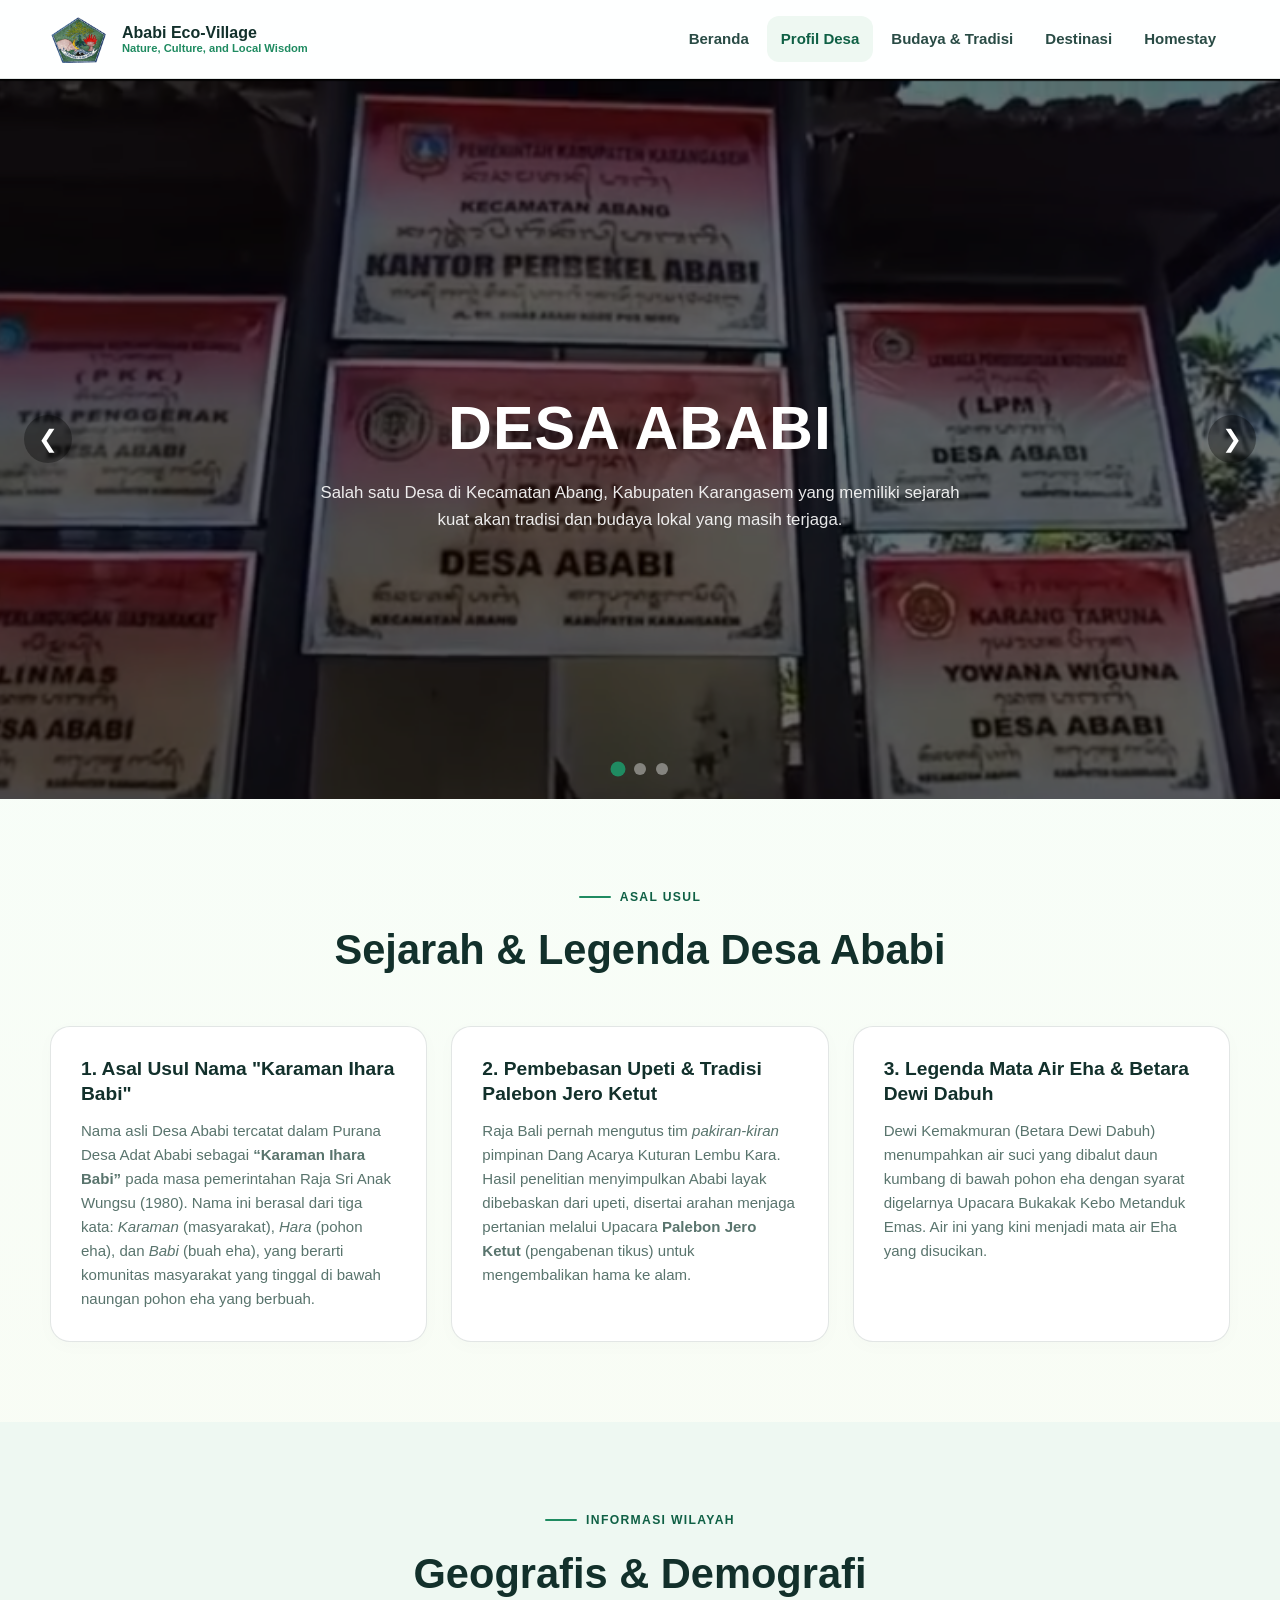
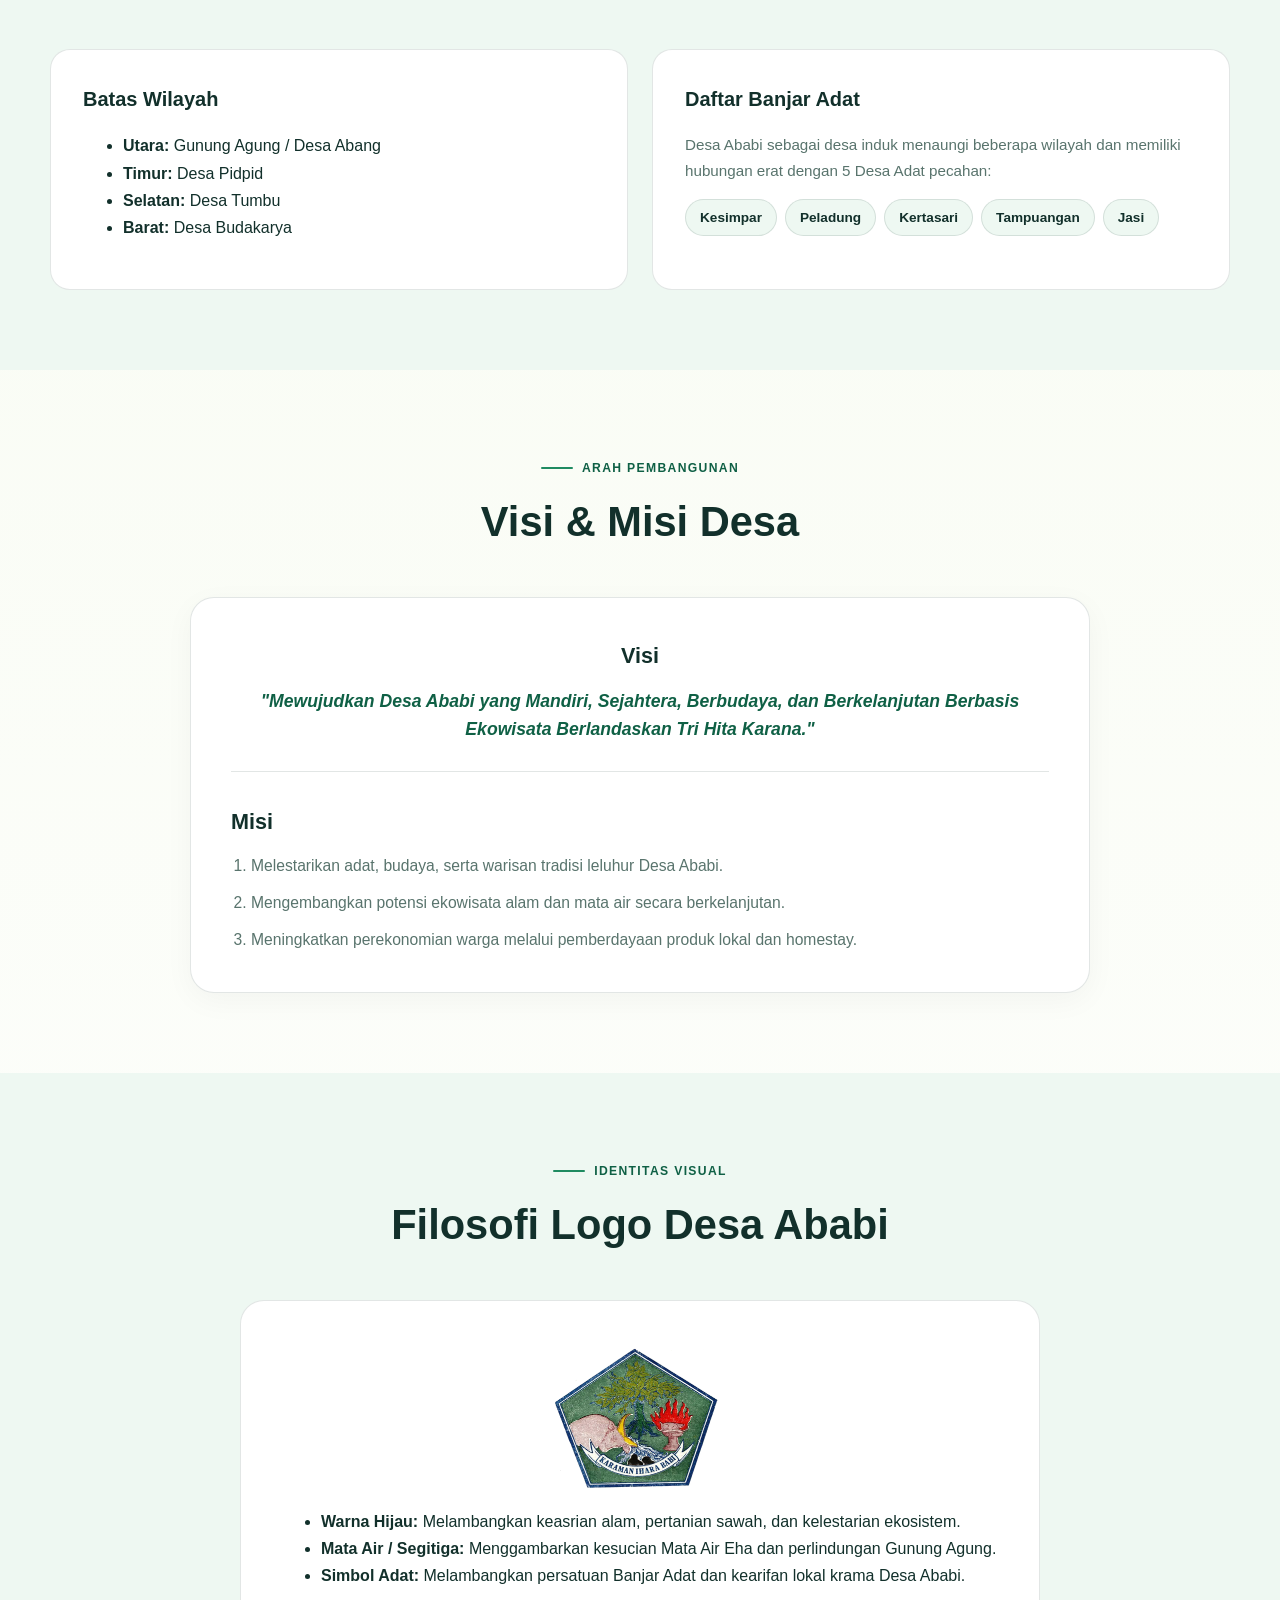
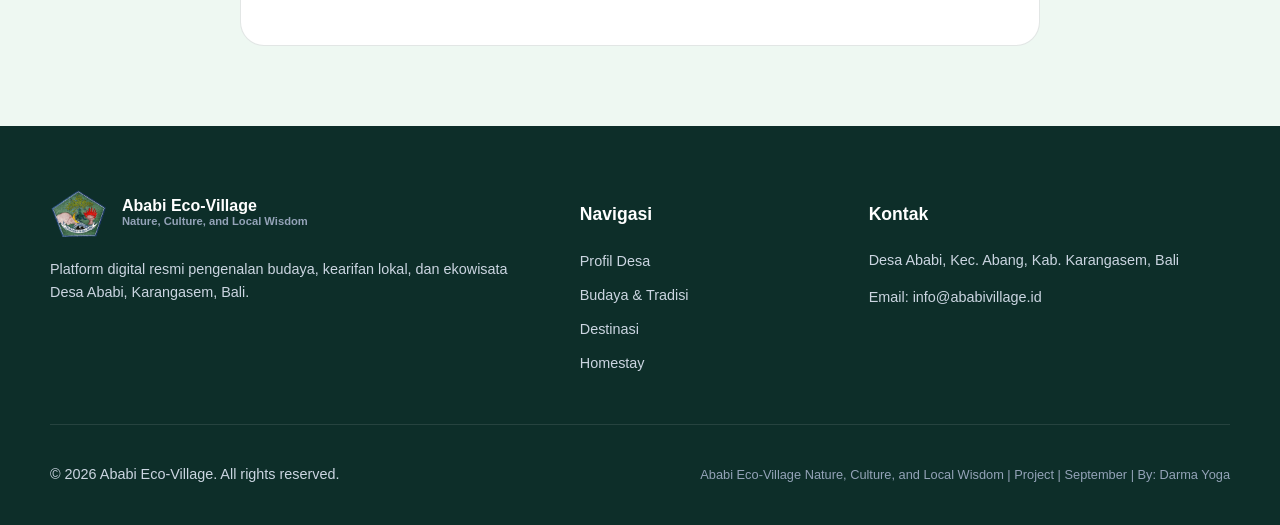
<file: profil.html>
<!DOCTYPE html>
<html lang="id">
<head>
    <meta charset="UTF-8">
    <meta name="viewport" content="width=device-width, initial-scale=1.0">
    <title>Profil Desa Ababi Eco-Village</title>
    <meta name="description" content="Profil lengkap Desa Ababi mulai dari sejarah, budaya, hingga potensi lokal.">
    <meta name="keywords" content="Profil Desa Ababi, Kec. Abang, Kab. Karangasem, Bali">
    <link rel="icon" type="image/png" href="asets/img/Desa/logo-ababi.png">
    <link rel="stylesheet" href="asets/css/profildesa.css">
</head>
<body>

<header class="header-site">
    <div class="container nav-wrap">
        <a class="brand" href="index.html" aria-label="Eco-Tourism Ababi Village">
            <div class="brand-mark">
                <img src="asets/img/Desa/logo-ababi.png" alt="Logo Desa Ababi" class="brand-icon">
            </div>
            <span>Ababi Eco-Village<small>Nature, Culture, and Local Wisdom</small></span>
        </a>
        <button type="button" class="menu-toggle" id="menu-toggle" aria-label="Buka menu navigasi" aria-controls="main-nav" aria-expanded="false">
            &#9776;
        </button>
        <nav class="main-nav" id="main-nav" aria-label="Navigasi Utama">
            <a href="index.html">Beranda</a>
            <a class="active" href="profil.html">Profil Desa</a>
            <a href="budaya.html">Budaya & Tradisi</a>
            <a href="ekowisata.html">Destinasi</a>
            <a href="homestay.html">Homestay</a>
        </nav>
    </div>
</header>

<main id="konten">
    <section class="hero-slider">
        <div class="slider-container">
            <div class="slide active" style="background-image: url('asets/img/Desa/Kantor%20perbekel.png');">
                <div class="overlay"></div>
                <div class="container hero-banner-content">
                    <h1>Desa Ababi</h1>
                    <p>Salah satu Desa di Kecamatan Abang, Kabupaten Karangasem yang memiliki sejarah kuat akan tradisi dan budaya lokal yang masih terjaga.</p>
                </div>
            </div>
            <div class="slide" style="background-image: url('asets/img/Desa/carik.webp');">
                <div class="overlay"></div>
                <div class="container hero-banner-content">
                    <h1>Desa Ababi</h1>
                    <p>Hamparan sawah yang luas dan asri menjadi salah satu ciri khas keindahan alam Desa Ababi.</p>
                </div>
            </div>
            <div class="slide" style="background-image: url('asets/img/Desa/Foto%20anggota.jpg');">
                <div class="overlay"></div>
                <div class="container hero-banner-content">
                    <h1>Desa Ababi</h1>
                    <p>Terdiri dari beberapa Banjar Adat yang dikelola dengan baik oleh tokoh-tokoh masyarakat setempat.</p>
                </div>
            </div>
            <button class="slider-btn prev" aria-label="Slide Sebelumnya">&#10094;</button>
            <button class="slider-btn next" aria-label="Slide Selanjutnya">&#10095;</button>
            <div class="slider-dots">
                <span class="dot active"></span>
                <span class="dot"></span>
                <span class="dot"></span>
            </div>
        </div>
    </section>

    <section class="section">
        <div class="container">
            <div class="section-head text-center">
                <span class="eyebrow">Asal Usul</span>
                <h2>Sejarah & Legenda Desa Ababi</h2>
            </div>
            <div class="sejarah-grid">
                <article class="sejarah-item">
                    <h3>1. Asal Usul Nama "Karaman Ihara Babi"</h3>
                    <p>Nama asli Desa Ababi tercatat dalam Purana Desa Adat Ababi sebagai <strong>“Karaman Ihara Babi”</strong> pada masa pemerintahan Raja Sri Anak Wungsu (1980). Nama ini berasal dari tiga kata: <em>Karaman</em> (masyarakat), <em>Hara</em> (pohon eha), dan <em>Babi</em> (buah eha), yang berarti komunitas masyarakat yang tinggal di bawah naungan pohon eha yang berbuah.</p>
                </article>
                <article class="sejarah-item">
                    <h3>2. Pembebasan Upeti & Tradisi Palebon Jero Ketut</h3>
                    <p>Raja Bali pernah mengutus tim <em>pakiran-kiran</em> pimpinan Dang Acarya Kuturan Lembu Kara. Hasil penelitian menyimpulkan Ababi layak dibebaskan dari upeti, disertai arahan menjaga pertanian melalui Upacara <strong>Palebon Jero Ketut</strong> (pengabenan tikus) untuk mengembalikan hama ke alam.</p>
                </article>
                <article class="sejarah-item">
                    <h3>3. Legenda Mata Air Eha & Betara Dewi Dabuh</h3>
                    <p>Dewi Kemakmuran (Betara Dewi Dabuh) menumpahkan air suci yang dibalut daun kumbang di bawah pohon eha dengan syarat digelarnya Upacara Bukakak Kebo Metanduk Emas. Air ini yang kini menjadi mata air Eha yang disucikan.</p>
                </article>
            </div>
        </div>
    </section>

    <section class="section bg-soft">
        <div class="container">
            <div class="section-head text-center">
                <span class="eyebrow">Informasi Wilayah</span>
                <h2>Geografis & Demografi</h2>
            </div>
            <div class="card-grid">
                <div class="card">
                    <h3>Batas Wilayah</h3>
                    <ul>
                        <li><strong>Utara:</strong> Gunung Agung / Desa Abang</li>
                        <li><strong>Timur:</strong> Desa Pidpid</li>
                        <li><strong>Selatan:</strong> Desa Tumbu</li>
                        <li><strong>Barat:</strong> Desa Budakarya</li>
                    </ul>
                </div>
                <div class="card">
                    <h3>Daftar Banjar Adat</h3>
                    <p>Desa Ababi sebagai desa induk menaungi beberapa wilayah dan memiliki hubungan erat dengan 5 Desa Adat pecahan:</p>
                    <div class="hero-points">
                        <span class="pill">Kesimpar</span>
                        <span class="pill">Peladung</span>
                        <span class="pill">Kertasari</span>
                        <span class="pill">Tampuangan</span>
                        <span class="pill">Jasi</span>
                    </div>
                </div>
            </div>
        </div>
    </section>
    <section class="section">
        <div class="container">
            <div class="section-head text-center">
                <span class="eyebrow">Arah Pembangunan</span>
                <h2>Visi & Misi Desa</h2>
            </div>
            <div class="visi-misi-box">
                <div class="visi text-center">
                    <h3>Visi</h3>
                    <p>"Mewujudkan Desa Ababi yang Mandiri, Sejahtera, Berbudaya, dan Berkelanjutan Berbasis Ekowisata Berlandaskan Tri Hita Karana."</p>
                </div>
                <div class="misi">
                    <h3>Misi</h3>
                    <ol>
                        <li>Melestarikan adat, budaya, serta warisan tradisi leluhur Desa Ababi.</li>
                        <li>Mengembangkan potensi ekowisata alam dan mata air secara berkelanjutan.</li>
                        <li>Meningkatkan perekonomian warga melalui pemberdayaan produk lokal dan homestay.</li>
                    </ol>
                </div>
            </div>
        </div>
    </section>
    <section class="section bg-soft">
        <div class="container">
            <div class="section-head text-center">
                <span class="eyebrow">Identitas Visual</span>
                <h2>Filosofi Logo Desa Ababi</h2>
            </div>
            <div class="logo-explanation">
                <img src="asets/img/Desa/logo-ababi.png" alt="Logo Desa Ababi" style="max-width: 180px; margin: 0 auto 20px;">
                <ul>
                    <li><strong>Warna Hijau:</strong> Melambangkan keasrian alam, pertanian sawah, dan kelestarian ekosistem.</li>
                    <li><strong>Mata Air / Segitiga:</strong> Menggambarkan kesucian Mata Air Eha dan perlindungan Gunung Agung.</li>
                    <li><strong>Simbol Adat:</strong> Melambangkan persatuan Banjar Adat dan kearifan lokal krama Desa Ababi.</li>
                </ul>
            </div>
        </div>
    </section>
</main>
<footer class="site-footer">
    <div class="container">
        <div class="footer-grid">
            <div>
                <a class="brand" href="index.html">
                    <div class="brand-mark">
                        <img src="asets/img/Desa/logo-ababi.png" alt="logo" class="brand-icon">
                    </div>
                    <span>Ababi Eco-Village<small>Nature, Culture, and Local Wisdom</small></span>
                </a>
                <p>Platform digital resmi pengenalan budaya, kearifan lokal, dan ekowisata Desa Ababi, Karangasem, Bali.</p>
            </div>
            <div>
                <h3>Navigasi</h3>
                <div class="footer-links">
                    <a href="profil.html">Profil Desa</a>
                    <a href="budaya.html">Budaya & Tradisi</a>
                    <a href="ekowisata.html">Destinasi</a>
                    <a href="homestay.html">Homestay</a>
                </div>
            </div>
            <div>
                <h3>Kontak</h3>
                <p>Desa Ababi, Kec. Abang, Kab. Karangasem, Bali</p>
                <p>Email: info@ababivillage.id</p>
            </div>
        </div>
        <div class="copyright">
            <p>&copy; 2026 Ababi Eco-Village. All rights reserved.</p>
            <span>Ababi Eco-Village Nature, Culture, and Local Wisdom   |   Project |   September   |   By: Darma Yoga </span>
        </div>
    </div>
</footer>

<script src="asets/js/oneall.js"></script>
</body>
</html>
</file>
<file: asets/css/home.css>
:root {
  --ink: #12302b;
  --muted: #59746d;
  --soft: #eef8f2;
  --soft-2: #e6f6f7;
  --white: #ffffff;
  --green: #1f8b61;
  --green-dark: #0f6045;
  --mint: #8ee3c8;
  --sea: #0b7285;
  --sand: #f5e6c9;
  --amber: #f5b84b;
  --danger: #e0644a;
  --line: rgba(18, 48, 43, 0.12);
  --shadow: 0 24px 70px rgba(18, 48, 43, 0.14);
  --radius: 28px;
  --radius-sm: 18px;
  --max: 1180px;

  --primary: #1f8b61;
  --primary-dark: #0f6045;
  --bg-surface: #ffffff;
  --border-color: rgba(18, 48, 43, 0.12);
  --text-muted: #59746d;
  --shadow-sm: 0 4px 12px rgba(0,0,0,0.05);
  --shadow-md: 0 8px 24px rgba(0,0,0,0.08);
  --shadow-lg: 0 16px 32px rgba(0,0,0,0.12);
  --transition: all 0.3s ease;
  --radius-md: 20px;
}


/* Tampilan Utama / Desktop */
.menu-toggle {
  display: none;
  background: none;
  border: none;
  font-size: 24px;
  cursor: pointer;
}

/* BASE & RISET */
* {
  box-sizing: border-box;
}
html {
  scroll-behavior: smooth;
}
body {
  margin: 0;
  font-family: "Segoe UI", Arial, sans-serif;
  color: var(--ink);
  background: linear-gradient(180deg, #f6fffb 0%, #f9fcf4 46%, #ffffff 100%);
  line-height: 1.7;
}
body.menu-open {
  overflow: hidden;
}
a {
  color: inherit;
  text-decoration: none;
}
img {
  display: block;
  max-width: 100%;
  height: auto;
}
button,
input,
select,
textarea {
  font: inherit;
}
.skip-link {
  position: absolute;
  left: -999px;
  top: 12px;
  background: var(--ink);
  color: #fff;
  padding: 10px 14px;
  border-radius: 12px;
  z-index: 1000;
}
.skip-link:focus {
  left: 12px;
}

/* TYPOGRAFI & LAYOUT */
.container {
  width: min(var(--max), calc(100% - 38px));
  margin-inline: auto;
}

.eyebrow {
  display: inline-flex;
  align-items: center;
  gap: 9px;
  color: var(--green-dark);
  font-weight: 800;
  letter-spacing: 0.11em;
  text-transform: uppercase;
  font-size: 0.76rem;
}
.eyebrow:before {
  content: "";
  width: 32px;
  height: 2px;
  border-radius: 99px;
  background: var(--green);
}
p {
  margin-top: 0;
}
h1 {
  font-size: clamp(2.35rem, 6vw, 5.45rem);
  line-height: 0.98;
  letter-spacing: -0.07em;
  margin-bottom: 20px;
}
h2 {
  font-size: clamp(1.8rem, 3.5vw, 3.25rem);
  line-height: 1.08;
  letter-spacing: -0.045em;
  margin-bottom: 16px;
}
h3 {
  font-size: 1.22rem;
  line-height: 1.25;
  margin-bottom: 10px;
}
.lead {
  font-size: 1.08rem;
  color: var(--muted);
  max-width: 720px;
}
.muted {
  color: var(--muted);
}
.small {
  font-size: 0.92rem;
}
.text-center {
  text-align: center;
  margin-inline: auto;
}
.pill {
  display: inline-flex;
  align-items: center;
  gap: 8px;
  padding: 8px 12px;
  border-radius: 999px;
  border: 1px solid var(--line);
  background: rgba(255, 255, 255, 0.72);
  font-weight: 750;
  color: var(--green-dark);
}

/* BUTTON DASAR */
.btn {
  display: inline-flex;
  align-items: center;
  justify-content: center;
  gap: 9px;
  padding: 13px 18px;
  border-radius: 999px;
  border: 1px solid transparent;
  font-weight: 850;
  cursor: pointer;
  transition: 0.2s ease;
  white-space: nowrap;
}
.btn.primary {
  background: var(--green);
  color: #fff;
  box-shadow: 0 14px 32px rgba(31, 139, 97, 0.28);
}
.btn.primary:hover {
  background: var(--green-dark);
  transform: translateY(-1px);
}
.btn.secondary {
  background: #fff;
  color: var(--green-dark);
  border-color: var(--line);
}

.btn.secondary:hover {
  border-color: rgba(31, 139, 97, 0.35);
  transform: translateY(-1px);
}

.btn.dark {
  background: var(--ink);
  color: #fff;
}

/* HEADER */
.header-site {
  position: sticky;
  top: 0;
  z-index: 99;
  background: rgba(255, 255, 255, 0.85);
  backdrop-filter: blur(18px);
  border-bottom: 1px solid var(--line);
}

.nav-wrap {
  height: 78px;
  display: flex;
  align-items: center;
  justify-content: space-between;
  gap: 20px;
}

.brand {
  display: flex;
  align-items: center;
  gap: 12px;
  font-weight: 900;
}

.brand-icon {
  width: 60px;
  height: 60px;
  object-fit: contain;
}

.brand span {
  display: block;
  line-height: 1.2;
}

.brand small {
  display: block;
  font-size: 0.7rem;
  font-weight: 600;
  color: var(--green);
}

.main-nav {
  display: flex;
  align-items: center;
  gap: 4px;
}

.main-nav a {
  padding: 10px 14px;
  border-radius: 12px;
  color: #294b45;
  font-weight: 700;
  font-size: 0.94rem;
  transition: background 0.2s ease, color 0.2s ease;
}

.main-nav a:hover,
.main-nav a.active {
  background: var(--soft);
  color: var(--green-dark);
}

.nav-cta {
  display: flex;
  align-items: center;
  gap: 10px;
}

.menu-toggle {
  display: none;
  border: 0;
  background: var(--soft);
  color: var(--ink);
  width: 44px;
  height: 44px;
  border-radius: 12px;
  cursor: pointer;
}

.hamb {
  display: block;
  width: 22px;
  height: 2px;
  background: currentColor;
  margin: auto;
  position: relative;
}

.hamb:before,
.hamb:after {
  content: "";
  position: absolute;
  left: 0;
  width: 22px;
  height: 2px;
  background: currentColor;
}

.hamb:before { top: -7px; }
.hamb:after { top: 7px; }

/* HERO SECTION */
.hero {
  position: relative;
  overflow: hidden;
  padding: 74px 0 56px;
}

.hero:before {
  content: "";
  position: absolute;
  inset: -200px -80px auto auto;
  width: 540px;
  height: 540px;
  border-radius: 50%;
  background: radial-gradient(circle, rgba(142, 227, 200, 0.45), rgba(142, 227, 200, 0) 70%);
  pointer-events: none;
}

.hero-grid {
  display: grid;
  grid-template-columns: 1.02fr 0.98fr;
  gap: 44px;
  align-items: center;
}
.hero-copy {
  position: relative;
  z-index: 1;
}

.hero-actions {
  display: flex;
  gap: 12px;
  flex-wrap: wrap;
  margin: 28px 0 24px;
}

.hero-points {
  display: flex;
  gap: 10px;
  flex-wrap: wrap;
}

.visual-card {
  position: relative;
  border-radius: 40px;
  overflow: hidden;
  min-height: 590px;
  background: var(--ink);
  box-shadow: var(--shadow);
}

.visual-card img {
  width: 100%;
  height: 590px;
  object-fit: cover;
  filter: saturate(0.93) contrast(0.98);
}

.visual-card:after {
  content: "";
  position: absolute;
  inset: 0;
  background: linear-gradient(180deg, rgba(8, 34, 29, 0.1) 0%, rgba(8, 34, 29, 0.15) 34%, rgba(8, 34, 29, 0.78) 100%);
}
.floating-panel {
  position: absolute;
  left: 22px;
  right: 22px;
  bottom: 22px;
  z-index: 2;
  border: 1px solid rgba(255, 255, 255, 0.28);
  background: rgba(255, 255, 255, 0.16);
  backdrop-filter: blur(18px);
  color: #fff;
  border-radius: 28px;
  padding: 22px;
}

.floating-panel h3 {
  font-size: 1.45rem;
  margin-bottom: 8px;
  color: #fff;
}

.metric-row {
  display: grid;
  grid-template-columns: repeat(3, 1fr);
  gap: 10px;
  margin-top: 18px;
}

.metric {
  background: rgba(255, 255, 255, 0.16);
  border: 1px solid rgba(255, 255, 255, 0.24);
  padding: 12px;
  border-radius: 18px;
}

.metric strong {
  display: block;
  font-size: 1.35rem;
  line-height: 1;
}

.metric span {
  font-size: 0.78rem;
  opacity: 0.86;
}

/* CONTENT SECTION & CARDS */
.wave-strip {
  height: 86px;
  background: linear-gradient(90deg, var(--green-dark), var(--sea));
  position: relative;
  overflow: hidden;
}
.wave-strip:after {
  content: "";
  position: absolute;
  left: -5%;
  right: -5%;
  height: 140px;
  border-radius: 50%;
  background: #f6fffb;
}

.wave-strip:before {
  top: -108px;
}

.wave-strip:after {
  bottom: -122px;
  background: #fff;
}
.section {
  padding: 88px 0;
}
.section.tight {
  padding: 58px 0;
}
.section-head {
  max-width: 760px;
  margin-bottom: 34px;
}
.section-head h2 {
  font-size: 2.1rem;
  color: var(--ink);
  margin: 0.5rem 0 1rem 0;
}
.section-head .lead {
  font-size: 1.05rem;
  color: var(--text-muted);
}
.card-grid {
  display: grid;
  grid-template-columns: repeat(auto-fit, minmax(300px, 1fr));
  gap: 2rem;
}
.card {
  background-color: var(--bg-surface);
  border-radius: var(--radius-md);
  padding: 1.5rem;
  border: 1px solid var(--border-color);
  box-shadow: var(--shadow-sm);
  transition: var(--transition);
  display: flex;
  flex-direction: column;
}
.card:hover {
  transform: translateY(-6px);
  box-shadow: var(--shadow-lg);
}
.card .icon {
  width: 36px;
  height: 36px;
  background-color: rgba(45, 106, 79, 0.1);
  color: var(--primary);
  font-weight: 700;
  font-size: 0.9rem;
  border-radius: 50%;
  display: flex;
  align-items: center;
  justify-content: center;
  margin-bottom: 1rem;
}
.card img {
  width: 100%;
  height: 190px;
  object-fit: cover;
  border-radius: var(--radius-sm);
  margin-bottom: 1.2rem;
}
.card h3 {
  font-size: 1.25rem;
  color: var(--primary-dark);
  margin-bottom: 0.6rem;
}
.card p {
  font-size: 0.92rem;
  color: var(--text-muted);
  flex-grow: 1;
  margin-bottom: 1.5rem;
}
.map-box {
  border-radius: var(--radius-md);
  overflow: hidden;
  box-shadow: var(--shadow-md);
  border: 1px solid var(--border-color);
}

/* FOOTER */
.site-footer {
  padding: 56px 0 24px;
  background: #0d2e29;
  color: #d8eee7;
}
.footer-grid {
  display: grid;
  grid-template-columns: 2fr 1fr 1.5fr;
  gap: 3rem;
  margin-bottom: 3rem;
}

.site-footer .brand {
  color: #ffffff;
  margin-bottom: 1rem;
}

.site-footer .brand span small {
  color: #94a3b8;
}

.site-footer p {
  font-size: 0.9rem;
  color: #cbd5e1;
  line-height: 1.6;
}

.footer-grid h3 {
  font-size: 1.1rem;
  color: #ffffff;
  margin-bottom: 1.2rem;
}

.footer-links {
  display: flex;
  flex-direction: column;
  gap: 0.6rem;
}

.footer-links a {
  color: #cbd5e1;
  font-size: 0.9rem;
  transition: var(--transition);
}

.footer-links a:hover {
  color: #ffffff;
  transform: translateX(4px);
}

.copyright {
  border-top: 1px solid rgba(255, 255, 255, 0.1);
  padding-top: 1.5rem;
  display: flex;
  justify-content: space-between;
  align-items: center;
  font-size: 0.8rem;
  color: #94a3b8;
  flex-wrap: wrap;
  gap: 1rem;
}

/* RESPONSIVE BREAKPOINTS */
@media (max-width: 992px) {
  .hero-grid {
    grid-template-columns: 1fr;
    gap: 2.5rem;
  }
  
  .footer-grid {
    grid-template-columns: 1fr;
    gap: 2rem;
  }
}

@media (max-width: 768px) {
  /* Memastikan header menjadi patokan posisi absolute menu */
  .header-site {
    position: relative;
  }

  /* Sembunyikan menu utama dan atur tampilannya untuk mobile */
  .main-nav {
    display: none;
    flex-direction: column;
    position: absolute;
    top: 78px; /* Sesuaikan dengan tinggi header */
    left: 0;
    width: 100%;
    background-color: #ffffff;
    padding: 20px;
    box-shadow: 0 10px 25px rgba(0, 0, 0, 0.1);
    border-bottom: 1px solid var(--line);
    gap: 12px;
    z-index: 100;
  }

  /* KELAS TAMBAHAN: Tampilkan menu saat tombol diklik */
  .main-nav.active {
    display: flex !important;
  }

  .menu-toggle {
    display: block;
  }

  .hero-copy h1 {
    font-size: 2.2rem;
  }

  .section {
    padding: 3rem 0;
  }

  .copyright {
    flex-direction: column;
    text-align: center;
  }
}
</file>
<file: asets/css/budaya.css>
:root {
  --ink: #12302b;
  --muted: #59746d;
  --soft: #eef8f2;
  --white: #ffffff;
  --green: #1f8b61;
  --green-dark: #0f6045;
  --line: rgba(18, 48, 43, 0.12);
  --max: 1180px;
}

/* Tampilan Utama / Desktop */
.menu-toggle {
  display: none; /* Sembunyikan ikon di layar lebar */
  background: none;
  border: none;
  font-size: 24px;
  cursor: pointer;
}

/* BASE & RESET */
* {
  box-sizing: border-box;
}

html {
  scroll-behavior: smooth;
}

body {
  margin: 0;
  font-family: "Segoe UI", Arial, sans-serif;
  color: var(--ink);
  background: linear-gradient(180deg, #f6fffb 0%, #f9fcf4 46%, #ffffff 100%);
  line-height: 1.7;
}

body.menu-open {
  overflow: hidden;
}

a {
  color: inherit;
  text-decoration: none;
}

img {
  display: block;
  max-width: 100%;
  height: auto;
}

button {
  font: inherit;
}

/* LAYOUT CONTAINER */
.container {
  width: min(var(--max), calc(100% - 38px));
  margin-inline: auto;
}

/* BUTTONS */
.btn {
  display: inline-flex;
  align-items: center;
  justify-content: center;
  padding: 13px 18px;
  border-radius: 999px;
  border: 1px solid transparent;
  font-weight: 800;
  cursor: pointer;
  transition: all 0.2s ease;
  white-space: nowrap;
}

.btn.primary {
  background: var(--green);
  color: #fff;
  box-shadow: 0 14px 32px rgba(31, 139, 97, 0.28);
}

.btn.primary:hover {
  background: var(--green-dark);
  transform: translateY(-1px);
}

/* HEADER & NAVBAR */
.header-site {
  position: sticky;
  top: 0;
  z-index: 99;
  background: rgba(255, 255, 255, 0.85);
  backdrop-filter: blur(18px);
  border-bottom: 1px solid var(--line);
}

.nav-wrap {
  height: 78px;
  display: flex;
  align-items: center;
  justify-content: space-between;
  gap: 20px;
}

.brand {
  display: flex;
  align-items: center;
  gap: 12px;
  font-weight: 900;
}

.brand-icon {
  width: 60px;
  height: 60px;
  object-fit: contain;
}

.brand span {
  display: block;
  line-height: 1.2;
}

.brand small {
  display: block;
  font-size: 0.7rem;
  font-weight: 600;
  color: var(--green);
}

.main-nav {
  display: flex;
  align-items: center;
  gap: 4px;
}

.main-nav a {
  padding: 10px 14px;
  border-radius: 12px;
  color: #294b45;
  font-weight: 700;
  font-size: 0.94rem;
  transition: background 0.2s ease, color 0.2s ease;
}

.main-nav a:hover,
.main-nav a.active {
  background: var(--soft);
  color: var(--green-dark);
}

.nav-cta {
  display: flex;
  align-items: center;
  gap: 10px;
}

.menu-toggle {
  display: none;
  border: 0;
  background: var(--soft);
  color: var(--ink);
  width: 44px;
  height: 44px;
  border-radius: 12px;
  cursor: pointer;
}

.hamb {
  display: block;
  width: 22px;
  height: 2px;
  background: currentColor;
  margin: auto;
  position: relative;
}

.hamb:before,
.hamb:after {
  content: "";
  position: absolute;
  left: 0;
  width: 22px;
  height: 2px;
  background: currentColor;
}

.hamb:before { top: -7px; }
.hamb:after { top: 7px; }

/* HERO SLIDER */
.hero-slider,
.slider-container {
  position: relative;
  width: 100%;
  height: 80vh;
  min-height: 520px;
  overflow: hidden;
}

.slide {
  position: absolute;
  inset: 0;
  width: 100%;
  height: 100%;
  background-size: cover;
  background-position: center;
  opacity: 0;
  visibility: hidden;
  transition: opacity 0.8s ease-in-out, visibility 0.8s ease-in-out;
  display: flex;
  align-items: center;
  justify-content: center;
  text-align: center;
  color: #ffffff;
}

.slide.active {
  opacity: 1;
  visibility: visible;
}

.slide .overlay {
  position: absolute;
  inset: 0;
  background: rgba(0, 0, 0, 0.55);
  z-index: 1;
}

.hero-banner-content {
  position: relative;
  z-index: 2;
  max-width: 780px;
  margin: 0 auto;
  padding: 20px;
}

.hero-banner-content h1 {
  font-size: clamp(2.2rem, 5vw, 3.8rem);
  font-weight: 800;
  line-height: 1.15;
  letter-spacing: 1px;
  margin-bottom: 16px;
  color: #ffffff;
  text-transform: uppercase;
}

.hero-banner-content p {
  font-size: 1.05rem;
  line-height: 1.6;
  color: rgba(255, 255, 255, 0.9);
  max-width: 650px;
  margin: 0 auto;
}

/* NAVIGASI SLIDER (PANAH & DOTS) */
.slider-btn {
  position: absolute;
  top: 50%;
  transform: translateY(-50%);
  z-index: 3;
  background: rgba(0, 0, 0, 0.35);
  color: #ffffff;
  border: none;
  font-size: 1.5rem;
  width: 48px;
  height: 48px;
  border-radius: 50%;
  cursor: pointer;
  display: flex;
  align-items: center;
  justify-content: center;
  transition: background 0.3s ease, transform 0.2s ease;
}

.slider-btn:hover {
  background: rgba(0, 0, 0, 0.75);
  transform: translateY(-50%) scale(1.08);
}

.slider-btn.prev { left: 24px; }
.slider-btn.next { right: 24px; }

.slider-dots {
  position: absolute;
  bottom: 24px;
  left: 50%;
  transform: translateX(-50%);
  z-index: 3;
  display: flex;
  gap: 10px;
}

.dot {
  width: 12px;
  height: 12px;
  background: rgba(255, 255, 255, 0.4);
  border-radius: 50%;
  cursor: pointer;
  transition: background 0.3s ease, transform 0.3s ease;
}

.dot.active, 
.dot:hover {
  background: var(--green);
  transform: scale(1.25);
}

/* PEMBATAS */
.wave-strip {
  height: 86px;
  background: linear-gradient(90deg, var(--green-dark), var(--sea));
  position: relative;
  overflow: hidden;
}

.wave-strip:after {
  content: "";
  position: absolute;
  left: -5%;
  right: -5%;
  height: 140px;
  border-radius: 50%;
  background: #f6fffb;
}

.wave-strip:before {
  top: -108px;
}

.wave-strip:after {
  bottom: -122px;
  background: #fff;
}

/* Nyeret */
.section-desc {
  max-width: 680px;
  margin: 12px auto 0 auto;
  color: var(--muted);
  font-size: 1rem;
  line-height: 1.6;
}

.tradisi-list {
  display: flex;
  flex-direction: column;
  gap: 48px;
}

.tradisi-card {
  display: grid;
  grid-template-columns: 1fr 1.2fr;
  gap: 36px;
  align-items: center;
  background: #ffffff;
  padding: 28px;
  border-radius: 24px;
  border: 1px solid var(--line);
  box-shadow: 0 8px 24px rgba(0, 0, 0, 0.03);
  transition: transform 0.3s ease, box-shadow 0.3s ease;
}

.tradisi-card:hover {
  transform: translateY(-4px);
  box-shadow: 0 14px 32px rgba(0, 0, 0, 0.07);
}

.tradisi-card.reverse {
  grid-template-columns: 1.2fr 1fr;
}

.tradisi-card.reverse .tradisi-img {
  order: 2;
}

.tradisi-card.reverse .tradisi-content {
  order: 1;
}

.tradisi-img {
  width: 100%;
  height: 280px;
  border-radius: 16px;
  overflow: hidden;
}

.tradisi-img img {
  width: 100%;
  height: 100%;
  object-fit: cover;
  transition: transform 0.5s ease;
}

.tradisi-card:hover .tradisi-img img {
  transform: scale(1.05);
}

.tradisi-content {
  display: flex;
  flex-direction: column;
  align-items: flex-start;
}

.badge {
  display: inline-block;
  padding: 4px 12px;
  background: var(--soft);
  color: var(--green-dark);
  font-size: 0.8rem;
  font-weight: 700;
  border-radius: 99px;
  margin-bottom: 12px;
  border: 1px solid var(--line);
}

.tradisi-content h3 {
  font-size: 1.6rem;
  color: var(--green-dark);
  margin: 0 0 12px 0;
  line-height: 1.25;
}

.tradisi-content p {
  color: var(--muted);
  font-size: 0.96rem;
  line-height: 1.65;
  margin: 0 0 12px 0;
}

.tradisi-content p:last-child {
  margin-bottom: 0;
}

/* BOX LANDASAN TRI HITA KARANA */
.values-box {
  background: linear-gradient(135deg, var(--green-dark) 0%, #0d2e29 100%);
  color: #ffffff;
  padding: 48px 32px;
  border-radius: 24px;
  max-width: 850px;
  margin: 0 auto;
}

.values-box h2 {
  color: #ffffff;
  font-size: 1.8rem;
  margin-top: 0;
  margin-bottom: 14px;
}

.values-box p {
  color: rgba(255, 255, 255, 0.9);
  font-size: 1.02rem;
  line-height: 1.7;
  margin: 0;
}

/* FOOTER */
.site-footer {
  padding: 56px 0 24px;
  background: #0d2e29;
  color: #d8eee7;
}
.footer-grid {
  display: grid;
  grid-template-columns: 2fr 1fr 1.5fr;
  gap: 3rem;
  margin-bottom: 3rem;
}

.site-footer .brand {
  color: #ffffff;
  margin-bottom: 1rem;
}

.site-footer .brand span small {
  color: #94a3b8;
}

.site-footer p {
  font-size: 0.9rem;
  color: #cbd5e1;
  line-height: 1.6;
}

.footer-grid h3 {
  font-size: 1.1rem;
  color: #ffffff;
  margin-bottom: 1.2rem;
}

.footer-links {
  display: flex;
  flex-direction: column;
  gap: 0.6rem;
}

.footer-links a {
  color: #cbd5e1;
  font-size: 0.9rem;
  transition: var(--transition);
}

.footer-links a:hover {
  color: #ffffff;
  transform: translateX(4px);
}

.copyright {
  border-top: 1px solid rgba(255, 255, 255, 0.1);
  padding-top: 1.5rem;
  display: flex;
  justify-content: space-between;
  align-items: center;
  font-size: 0.8rem;
  color: #94a3b8;
  flex-wrap: wrap;
  gap: 1rem;
}

@media (max-width: 768px) {
  /* Memastikan header menjadi patokan posisi absolute menu */
  .header-site {
    position: relative;
  }

  /* Sembunyikan menu utama dan atur tampilannya untuk mobile */
  .main-nav {
    display: none;
    flex-direction: column;
    position: absolute;
    top: 78px; /* Sesuaikan dengan tinggi header */
    left: 0;
    width: 100%;
    background-color: #ffffff;
    padding: 20px;
    box-shadow: 0 10px 25px rgba(0, 0, 0, 0.1);
    border-bottom: 1px solid var(--line);
    gap: 12px;
    z-index: 100;
  }

  /* KELAS TAMBAHAN: Tampilkan menu saat tombol diklik */
  .main-nav.active {
    display: flex !important;
  }

  .menu-toggle {
    display: block;
  }

  .hero-copy h1 {
    font-size: 2.2rem;
  }

  .section {
    padding: 3rem 0;
  }

  .copyright {
    flex-direction: column;
    text-align: center;
  }
}

/* =====================================================
   FIX RESPONSIVE: FOOTER (disamakan dengan home.css)
   ===================================================== */
@media (max-width: 992px) {
  .footer-grid {
    grid-template-columns: 1fr;
    gap: 2rem;
  }
}

/* =====================================================
   FIX RESPONSIVE: CARD & GAMBAR DI HP
   Card 2 kolom diubah jadi 1 kolom (gambar di atas, teks di bawah)
   ===================================================== */
@media (max-width: 768px) {
  .tradisi-card,
  .tradisi-card.reverse {
    grid-template-columns: 1fr;
    gap: 20px;
    padding: 18px;
    border-radius: 18px;
  }

  /* Urutan sama untuk semua card: gambar dulu, lalu teks */
  .tradisi-card.reverse .tradisi-img,
  .tradisi-card .tradisi-img {
    order: 0;
  }
  .tradisi-card.reverse .tradisi-content,
  .tradisi-card .tradisi-content {
    order: 1;
  }

  .tradisi-img {
    height: 220px;
    min-height: 220px;
  }
  .tradisi-img img {
    display: block;
    width: 100%;
    height: 100%;
    object-fit: cover;
  }
}

@media (max-width: 480px) {
  .tradisi-img {
    height: 200px;
    min-height: 200px;
  }
}
</file>
<file: asets/css/wisata.css>
:root {
  --ink: #12302b;
  --muted: #59746d;
  --soft: #eef8f2;
  --white: #ffffff;
  --green: #1f8b61;
  --green-dark: #0f6045;
  --sea: #0b7285;
  --line: rgba(18, 48, 43, 0.12);
  --max: 1180px;
}

/* Tampilan Utama / Desktop */
.menu-toggle {
  display: none; /* Sembunyikan ikon di layar lebar */
  background: none;
  border: none;
  font-size: 24px;
  cursor: pointer;
}

/* BASE & RESET */
* {
  box-sizing: border-box;
}

html {
  scroll-behavior: smooth;
}

body {
  margin: 0;
  font-family: "Segoe UI", Arial, sans-serif;
  color: var(--ink);
  background: linear-gradient(180deg, #f6fffb 0%, #f9fcf4 46%, #ffffff 100%);
  line-height: 1.7;
}

body.menu-open {
  overflow: hidden;
}

a {
  color: inherit;
  text-decoration: none;
}

img {
  display: block;
  max-width: 100%;
  height: auto;
}

button {
  font: inherit;
}

/* LAYOUT CONTAINER */
.container {
  width: min(var(--max), calc(100% - 38px));
  margin-inline: auto;
}

/* BUTTONS */
.btn {
  display: inline-flex;
  align-items: center;
  justify-content: center;
  padding: 13px 18px;
  border-radius: 999px;
  border: 1px solid transparent;
  font-weight: 800;
  cursor: pointer;
  transition: all 0.2s ease;
  white-space: nowrap;
}

.btn.primary {
  background: var(--green);
  color: #fff;
  box-shadow: 0 14px 32px rgba(31, 139, 97, 0.28);
}

.btn.primary:hover {
  background: var(--green-dark);
  transform: translateY(-1px);
}

/* HEADER & NAVBAR */
.header-site {
  position: sticky;
  top: 0;
  z-index: 99;
  background: rgba(255, 255, 255, 0.85);
  backdrop-filter: blur(18px);
  border-bottom: 1px solid var(--line);
}

.nav-wrap {
  height: 78px;
  display: flex;
  align-items: center;
  justify-content: space-between;
  gap: 20px;
}

.brand {
  display: flex;
  align-items: center;
  gap: 12px;
  font-weight: 900;
}

.brand-icon {
  width: 60px;
  height: 60px;
  object-fit: contain;
}

.brand span {
  display: block;
  line-height: 1.2;
}

.brand small {
  display: block;
  font-size: 0.7rem;
  font-weight: 600;
  color: var(--green);
}

.main-nav {
  display: flex;
  align-items: center;
  gap: 4px;
}

.main-nav a {
  padding: 10px 14px;
  border-radius: 12px;
  color: #294b45;
  font-weight: 700;
  font-size: 0.94rem;
  transition: background 0.2s ease, color 0.2s ease;
}

.main-nav a:hover,
.main-nav a.active {
  background: var(--soft);
  color: var(--green-dark);
}

.nav-cta {
  display: flex;
  align-items: center;
  gap: 10px;
}

.menu-toggle {
  display: none;
  border: 0;
  background: var(--soft);
  color: var(--ink);
  width: 44px;
  height: 44px;
  border-radius: 12px;
  cursor: pointer;
}

.hamb {
  display: block;
  width: 22px;
  height: 2px;
  background: currentColor;
  margin: auto;
  position: relative;
}

.hamb:before,
.hamb:after {
  content: "";
  position: absolute;
  left: 0;
  width: 22px;
  height: 2px;
  background: currentColor;
}

.hamb:before { top: -7px; }
.hamb:after { top: 7px; }

/* HERO SLIDER */
.hero-slider,
.slider-container {
  position: relative;
  width: 100%;
  height: 80vh;
  min-height: 520px;
  overflow: hidden;
}

.slide {
  position: absolute;
  inset: 0;
  width: 100%;
  height: 100%;
  background-size: cover;
  background-position: center;
  opacity: 0;
  visibility: hidden;
  transition: opacity 0.8s ease-in-out, visibility 0.8s ease-in-out;
  display: flex;
  align-items: center;
  justify-content: center;
  text-align: center;
  color: #ffffff;
}

.slide.active {
  opacity: 1;
  visibility: visible;
}

.slide .overlay {
  position: absolute;
  inset: 0;
  background: rgba(0, 0, 0, 0.55);
  z-index: 1;
}

.hero-banner-content {
  position: relative;
  z-index: 2;
  max-width: 780px;
  margin: 0 auto;
  padding: 20px;
}

.hero-banner-content h1 {
  font-size: clamp(2.2rem, 5vw, 3.8rem);
  font-weight: 800;
  line-height: 1.15;
  letter-spacing: 1px;
  margin-bottom: 16px;
  color: #ffffff;
  text-transform: uppercase;
}

.hero-banner-content p {
  font-size: 1.05rem;
  line-height: 1.6;
  color: rgba(255, 255, 255, 0.9);
  max-width: 650px;
  margin: 0 auto;
}

/* NAVIGASI SLIDER (PANAH & DOTS) */
.slider-btn {
  position: absolute;
  top: 50%;
  transform: translateY(-50%);
  z-index: 3;
  background: rgba(0, 0, 0, 0.35);
  color: #ffffff;
  border: none;
  font-size: 1.5rem;
  width: 48px;
  height: 48px;
  border-radius: 50%;
  cursor: pointer;
  display: flex;
  align-items: center;
  justify-content: center;
  transition: background 0.3s ease, transform 0.2s ease;
}

.slider-btn:hover {
  background: rgba(0, 0, 0, 0.75);
  transform: translateY(-50%) scale(1.08);
}

.slider-btn.prev { left: 24px; }
.slider-btn.next { right: 24px; }

.slider-dots {
  position: absolute;
  bottom: 24px;
  left: 50%;
  transform: translateX(-50%);
  z-index: 3;
  display: flex;
  gap: 10px;
}

.dot {
  width: 12px;
  height: 12px;
  background: rgba(255, 255, 255, 0.4);
  border-radius: 50%;
  cursor: pointer;
  transition: background 0.3s ease, transform 0.3s ease;
}

.dot.active, 
.dot:hover {
  background: var(--green);
  transform: scale(1.25);
}

/* PEMBATAS */
.wave-strip {
  height: 86px;
  background: linear-gradient(90deg, var(--green-dark), var(--sea));
  position: relative;
  overflow: hidden;
}

.wave-strip:before,
.wave-strip:after {
  content: "";
  position: absolute;
  left: -5%;
  right: -5%;
  height: 140px;
  border-radius: 50%;
  background: #ffffff;
}

.wave-strip:before {
  top: -108px;
}

.wave-strip:after {
  bottom: -122px;
}

/* CSS KHUSUS FOTO */
.wisata-card.gallery-card {
  display: flex;
  flex-direction: column;
  align-items: center;
  width: 100%;
}

.gallery-header {
  width: 100%;
  text-align: center;
  margin-bottom: 24px;
}

.gallery-header h3 {
  font-size: 1.6rem;
  color: var(--green-dark);
  margin: 0;
}

.gallery-grid {
  display: grid;
  grid-template-columns: repeat(auto-fit, minmax(280px, 1fr));
  gap: 20px;
  width: 100%;
}

.gallery-grid .wisata-img {
  height: 220px;
  border-radius: 16px;
  overflow: hidden;
}

.gallery-grid .wisata-img img {
  width: 100%;
  height: 100%;
  object-fit: cover;
  transition: transform 0.5s ease;
}

.gallery-grid .wisata-img:hover img {
  transform: scale(1.05);
}

/* CONTEN CARD */
.section-desc {
  max-width: 680px;
  margin: 12px auto 0 auto;
  color: var(--muted);
  font-size: 1rem;
  line-height: 1.6;
}

.wisata-list {
  display: flex;
  flex-direction: column;
  gap: 48px;
}

.wisata-card {
  display: grid;
  grid-template-columns: 1fr 1.2fr;
  gap: 36px;
  align-items: center;
  background: #ffffff;
  padding: 28px;
  border-radius: 24px;
  border: 1px solid var(--line);
  box-shadow: 0 8px 24px rgba(0, 0, 0, 0.03);
  transition: transform 0.3s ease, box-shadow 0.3s ease;
}

.wisata-card:hover {
  transform: translateY(-4px);
  box-shadow: 0 14px 32px rgba(0, 0, 0, 0.07);
}

.wisata-card.reverse {
  grid-template-columns: 1.2fr 1fr;
}

.wisata-card.reverse .wisata-img {
  order: 2;
}

.wisata-card.reverse .wisata-content {
  order: 1;
}

.wisata-img {
  width: 100%;
  height: 280px;
  border-radius: 16px;
  overflow: hidden;
}

.wisata-img img {
  width: 100%;
  height: 100%;
  object-fit: cover;
  transition: transform 0.5s ease;
}

.wisata-card:hover .wisata-img img {
  transform: scale(1.05);
}

.wisata-content {
  display: flex;
  flex-direction: column;
  align-items: flex-start;
}

.badge {
  display: inline-block;
  padding: 4px 12px;
  background: var(--soft);
  color: var(--green-dark);
  font-size: 0.8rem;
  font-weight: 700;
  border-radius: 99px;
  margin-bottom: 12px;
  border: 1px solid var(--line);
}

.wisata-content h3 {
  font-size: 1.6rem;
  color: var(--green-dark);
  margin: 0 0 12px 0;
  line-height: 1.25;
}

.wisata-content p {
  color: var(--muted);
  font-size: 0.96rem;
  line-height: 1.65;
  margin: 0 0 12px 0;
}

.wisata-content p:last-child {
  margin-bottom: 0;
}


/* BOX LANDASAN TRI HITA KARANA */
.values-box {
  background: linear-gradient(135deg, var(--green-dark) 0%, #0d2e29 100%);
  color: #ffffff;
  padding: 48px 32px;
  border-radius: 24px;
  max-width: 850px;
  margin: 0 auto;
}

.values-box h2 {
  color: #ffffff;
  font-size: 1.8rem;
  margin-top: 0;
  margin-bottom: 14px;
}

.values-box p {
  color: rgba(255, 255, 255, 0.9);
  font-size: 1.02rem;
  line-height: 1.7;
  margin: 0;
}

/* SECTION & TEXT UTILITY */
.section {
  padding: 60px 0;
}

.section-head {
  margin-bottom: 32px;
}

.text-center {
  text-align: center;
}

/* EYEBROW BADGE */
.eyebrow {
  display: inline-block;
  font-size: 0.85rem;
  font-weight: 700;
  text-transform: uppercase;
  letter-spacing: 1px;
  color: var(--green);
  background: var(--soft);
  padding: 6px 16px;
  border-radius: 999px;
  margin-bottom: 8px;
  border: 1px solid var(--line);
}

/* MAP CONTAINER */
.map-box {
  width: 100%;
  border-radius: 20px;
  overflow: hidden;
  box-shadow: 0 10px 30px rgba(0, 0, 0, 0.08);
  border: 1px solid var(--line);
  background: var(--white);
}

/* TOMBOL SEKUNDER */
.btn.secondary {
  background: var(--soft);
  color: var(--green-dark);
  border: 1px solid var(--line);
}

.btn.secondary:hover {
  background: var(--green-dark);
  color: #ffffff;
  border-color: var(--green-dark);
  transform: translateY(-2px);
}

/* FOOTER */
.site-footer {
  padding: 56px 0 24px;
  background: #0d2e29;
  color: #d8eee7;
}
.footer-grid {
  display: grid;
  grid-template-columns: 2fr 1fr 1.5fr;
  gap: 3rem;
  margin-bottom: 3rem;
}

.site-footer .brand {
  color: #ffffff;
  margin-bottom: 1rem;
}

.site-footer .brand span small {
  color: #94a3b8;
}

.site-footer p {
  font-size: 0.9rem;
  color: #cbd5e1;
  line-height: 1.6;
}

.footer-grid h3 {
  font-size: 1.1rem;
  color: #ffffff;
  margin-bottom: 1.2rem;
}

.footer-links {
  display: flex;
  flex-direction: column;
  gap: 0.6rem;
}

.footer-links a {
  color: #cbd5e1;
  font-size: 0.9rem;
  transition: var(--transition);
}

.footer-links a:hover {
  color: #ffffff;
  transform: translateX(4px);
}

.copyright {
  border-top: 1px solid rgba(255, 255, 255, 0.1);
  padding-top: 1.5rem;
  display: flex;
  justify-content: space-between;
  align-items: center;
  font-size: 0.8rem;
  color: #94a3b8;
  flex-wrap: wrap;
  gap: 1rem;
}

@media (max-width: 768px) {
  /* Memastikan header menjadi patokan posisi absolute menu */
  .header-site {
    position: relative;
  }

  /* Sembunyikan menu utama dan atur tampilannya untuk mobile */
  .main-nav {
    display: none;
    flex-direction: column;
    position: absolute;
    top: 78px; /* Sesuaikan dengan tinggi header */
    left: 0;
    width: 100%;
    background-color: #ffffff;
    padding: 20px;
    box-shadow: 0 10px 25px rgba(0, 0, 0, 0.1);
    border-bottom: 1px solid var(--line);
    gap: 12px;
    z-index: 100;
  }

  /* KELAS TAMBAHAN: Tampilkan menu saat tombol diklik */
  .main-nav.active {
    display: flex !important;
  }

  .menu-toggle {
    display: block;
  }

  .hero-copy h1 {
    font-size: 2.2rem;
  }

  .section {
    padding: 3rem 0;
  }

  .copyright {
    flex-direction: column;
    text-align: center;
  }
}

/* =====================================================
   FIX RESPONSIVE: FOOTER (disamakan dengan home.css)
   ===================================================== */
@media (max-width: 992px) {
  .footer-grid {
    grid-template-columns: 1fr;
    gap: 2rem;
  }
}

/* =====================================================
   FIX RESPONSIVE: CARD & GAMBAR DI HP
   Card 2 kolom diubah jadi 1 kolom (gambar di atas, teks di bawah)
   ===================================================== */
@media (max-width: 768px) {
  .wisata-card,
  .wisata-card.reverse {
    grid-template-columns: 1fr;
    gap: 20px;
    padding: 18px;
    border-radius: 18px;
  }

  /* Urutan sama untuk semua card: gambar dulu, lalu teks */
  .wisata-card.reverse .wisata-img,
  .wisata-card .wisata-img {
    order: 0;
  }
  .wisata-card.reverse .wisata-content,
  .wisata-card .wisata-content {
    order: 1;
  }

  .wisata-img {
    height: 220px;
    min-height: 220px;
  }
  .wisata-img img {
    display: block;
    width: 100%;
    height: 100%;
    object-fit: cover;
  }
}

@media (max-width: 480px) {
  .wisata-img {
    height: 200px;
    min-height: 200px;
  }
}

/* Galeri foto: jangan melebihi lebar layar HP */
.gallery-grid {
  grid-template-columns: repeat(auto-fit, minmax(min(100%, 240px), 1fr));
}
@media (max-width: 768px) {
  .gallery-grid { gap: 12px; }
  .gallery-grid .wisata-img { height: 200px; min-height: 200px; }
  .btn-group { width: 100%; }
}
</file>
<file: asets/css/homestay.css>
:root {
  --ink: #12302b;
  --muted: #59746d;
  --soft: #eef8f2;
  --white: #ffffff;
  --green: #1f8b61;
  --green-dark: #0f6045;
  --sea: #0b7285;
  --line: rgba(18, 48, 43, 0.12);
  --max: 1180px;
}

/* Tampilan Utama / Desktop */
.menu-toggle {
  display: none; /* Sembunyikan ikon di layar lebar */
  background: none;
  border: none;
  font-size: 24px;
  cursor: pointer;
}

/* BASE & RESET */
* {
  box-sizing: border-box;
}

html {
  scroll-behavior: smooth;
}

body {
  margin: 0;
  font-family: "Segoe UI", Arial, sans-serif;
  color: var(--ink);
  background: linear-gradient(180deg, #f6fffb 0%, #f9fcf4 46%, #ffffff 100%);
  line-height: 1.7;
}

body.menu-open {
  overflow: hidden;
}

a {
  color: inherit;
  text-decoration: none;
}

img {
  display: block;
  max-width: 100%;
  height: auto;
}

button {
  font: inherit;
}

/* LAYOUT CONTAINER */
.container {
  width: min(var(--max), calc(100% - 38px));
  margin-inline: auto;
}

/* BUTTONS */
.btn {
  display: inline-flex;
  align-items: center;
  justify-content: center;
  padding: 13px 18px;
  border-radius: 999px;
  border: 1px solid transparent;
  font-weight: 800;
  cursor: pointer;
  transition: all 0.2s ease;
  white-space: nowrap;
}

.btn.primary {
  background: var(--green);
  color: #fff;
  box-shadow: 0 14px 32px rgba(31, 139, 97, 0.28);
}

.btn.primary:hover {
  background: var(--green-dark);
  transform: translateY(-1px);
}

/* HEADER & NAVBAR */
.header-site {
  position: sticky;
  top: 0;
  z-index: 99;
  background: rgba(255, 255, 255, 0.85);
  backdrop-filter: blur(18px);
  border-bottom: 1px solid var(--line);
}

.nav-wrap {
  height: 78px;
  display: flex;
  align-items: center;
  justify-content: space-between;
  gap: 20px;
}

.brand {
  display: flex;
  align-items: center;
  gap: 12px;
  font-weight: 900;
}

.brand-icon {
  width: 60px;
  height: 60px;
  object-fit: contain;
}

.brand span {
  display: block;
  line-height: 1.2;
}

.brand small {
  display: block;
  font-size: 0.7rem;
  font-weight: 600;
  color: var(--green);
}

.main-nav {
  display: flex;
  align-items: center;
  gap: 4px;
}

.main-nav a {
  padding: 10px 14px;
  border-radius: 12px;
  color: #294b45;
  font-weight: 700;
  font-size: 0.94rem;
  transition: background 0.2s ease, color 0.2s ease;
}

.main-nav a:hover,
.main-nav a.active {
  background: var(--soft);
  color: var(--green-dark);
}

.nav-cta {
  display: flex;
  align-items: center;
  gap: 10px;
}

.menu-toggle {
  display: none;
  border: 0;
  background: var(--soft);
  color: var(--ink);
  width: 44px;
  height: 44px;
  border-radius: 12px;
  cursor: pointer;
}

.hamb {
  display: block;
  width: 22px;
  height: 2px;
  background: currentColor;
  margin: auto;
  position: relative;
}

.hamb:before,
.hamb:after {
  content: "";
  position: absolute;
  left: 0;
  width: 22px;
  height: 2px;
  background: currentColor;
}

.hamb:before { top: -7px; }
.hamb:after { top: 7px; }

/* HERO SLIDER */
.hero-slider,
.slider-container {
  position: relative;
  width: 100%;
  height: 80vh;
  min-height: 520px;
  overflow: hidden;
}

.slide {
  position: absolute;
  inset: 0;
  width: 100%;
  height: 100%;
  background-size: cover;
  background-position: center;
  opacity: 0;
  visibility: hidden;
  transition: opacity 0.8s ease-in-out, visibility 0.8s ease-in-out;
  display: flex;
  align-items: center;
  justify-content: center;
  text-align: center;
  color: #ffffff;
}

.slide.active {
  opacity: 1;
  visibility: visible;
}

.slide .overlay {
  position: absolute;
  inset: 0;
  background: rgba(0, 0, 0, 0.55);
  z-index: 1;
}

.hero-banner-content {
  position: relative;
  z-index: 2;
  max-width: 780px;
  margin: 0 auto;
  padding: 20px;
}

.hero-banner-content h1 {
  font-size: clamp(2.2rem, 5vw, 3.8rem);
  font-weight: 800;
  line-height: 1.15;
  letter-spacing: 1px;
  margin-bottom: 16px;
  color: #ffffff;
  text-transform: uppercase;
}

.hero-banner-content p {
  font-size: 1.05rem;
  line-height: 1.6;
  color: rgba(255, 255, 255, 0.9);
  max-width: 650px;
  margin: 0 auto;
}

/* NAVIGASI SLIDER (PANAH & DOTS) */
.slider-btn {
  position: absolute;
  top: 50%;
  transform: translateY(-50%);
  z-index: 3;
  background: rgba(0, 0, 0, 0.35);
  color: #ffffff;
  border: none;
  font-size: 1.5rem;
  width: 48px;
  height: 48px;
  border-radius: 50%;
  cursor: pointer;
  display: flex;
  align-items: center;
  justify-content: center;
  transition: background 0.3s ease, transform 0.2s ease;
}

.slider-btn:hover {
  background: rgba(0, 0, 0, 0.75);
  transform: translateY(-50%) scale(1.08);
}

.slider-btn.prev { left: 24px; }
.slider-btn.next { right: 24px; }

.slider-dots {
  position: absolute;
  bottom: 24px;
  left: 50%;
  transform: translateX(-50%);
  z-index: 3;
  display: flex;
  gap: 10px;
}

.dot {
  width: 12px;
  height: 12px;
  background: rgba(255, 255, 255, 0.4);
  border-radius: 50%;
  cursor: pointer;
  transition: background 0.3s ease, transform 0.3s ease;
}

.dot.active, 
.dot:hover {
  background: var(--green);
  transform: scale(1.25);
}

/* CSS KHUSUS FOTO */
.wisata-card.gallery-card {
  display: flex;
  flex-direction: column;
  align-items: center;
  width: 100%;
}

.gallery-header {
  width: 100%;
  text-align: center;
  margin-bottom: 24px;
}

.gallery-header h3 {
  font-size: 1.6rem;
  color: var(--green-dark);
  margin: 0;
}

.gallery-grid {
  display: grid;
  grid-template-columns: repeat(auto-fit, minmax(280px, 1fr));
  gap: 20px;
  width: 100%;
}

.gallery-grid .wisata-img {
  height: 220px;
  border-radius: 16px;
  overflow: hidden;
}

.gallery-grid .wisata-img img {
  width: 100%;
  height: 100%;
  object-fit: cover;
  transition: transform 0.5s ease;
}

.gallery-grid .wisata-img:hover img {
  transform: scale(1.05);
}

/* CONTEN CARD */
.section-desc {
  max-width: 680px;
  margin: 12px auto 0 auto;
  color: var(--muted);
  font-size: 1rem;
  line-height: 1.6;
}

.wisata-list {
  display: flex;
  flex-direction: column;
  gap: 48px;
}

.wisata-card {
  display: grid;
  grid-template-columns: 1fr 1.2fr;
  gap: 36px;
  align-items: center;
  background: #ffffff;
  padding: 28px;
  border-radius: 24px;
  border: 1px solid var(--line);
  box-shadow: 0 8px 24px rgba(0, 0, 0, 0.03);
  transition: transform 0.3s ease, box-shadow 0.3s ease;
}

.wisata-card:hover {
  transform: translateY(-4px);
  box-shadow: 0 14px 32px rgba(0, 0, 0, 0.07);
}

.wisata-card.reverse {
  grid-template-columns: 1.2fr 1fr;
}

.wisata-card.reverse .wisata-img {
  order: 2;
}

.wisata-card.reverse .wisata-content {
  order: 1;
}

.wisata-img {
  width: 100%;
  height: 280px;
  border-radius: 16px;
  overflow: hidden;
}

.wisata-img img {
  width: 100%;
  height: 100%;
  object-fit: cover;
  transition: transform 0.5s ease;
}

.wisata-card:hover .wisata-img img {
  transform: scale(1.05);
}

.wisata-content {
  display: flex;
  flex-direction: column;
  align-items: flex-start;
}

.badge {
  display: inline-block;
  padding: 4px 12px;
  background: var(--soft);
  color: var(--green-dark);
  font-size: 0.8rem;
  font-weight: 700;
  border-radius: 99px;
  margin-bottom: 12px;
  border: 1px solid var(--line);
}

.wisata-content h3 {
  font-size: 1.6rem;
  color: var(--green-dark);
  margin: 0 0 12px 0;
  line-height: 1.25;
}

.wisata-content p {
  color: var(--muted);
  font-size: 0.96rem;
  line-height: 1.65;
  margin: 0 0 12px 0;
}

.wisata-content p:last-child {
  margin-bottom: 0;
}



/* PEMBATAS */
.wave-strip {
  height: 86px;
  background: linear-gradient(90deg, var(--green-dark), var(--sea));
  position: relative;
  overflow: hidden;
}

.wave-strip:before,
.wave-strip:after {
  content: "";
  position: absolute;
  left: -5%;
  right: -5%;
  height: 140px;
  border-radius: 50%;
  background: #ffffff;
}

.wave-strip:before {
  top: -108px;
}

.wave-strip:after {
  bottom: -122px;
}

.btn-group {
  display: flex;  
  gap: 12px;        
  flex-wrap: wrap;       
  align-items: center;
}

/* TOMBOL SEKUNDER */
.btn.secondary {
  background: var(--green);
  color: var(--white);
  border: 1px solid var(--line);
}

.btn.secondary:hover {
  background: var(--green-dark);
  color: #ffffff;
  border-color: var(--green-dark);
  transform: translateY(-2px);
}

/* FOOTER */
.site-footer {
  padding: 56px 0 24px;
  background: #0d2e29;
  color: #d8eee7;
}
.footer-grid {
  display: grid;
  grid-template-columns: 2fr 1fr 1.5fr;
  gap: 3rem;
  margin-bottom: 3rem;
}

.site-footer .brand {
  color: #ffffff;
  margin-bottom: 1rem;
}

.site-footer .brand span small {
  color: #94a3b8;
}

.site-footer p {
  font-size: 0.9rem;
  color: #cbd5e1;
  line-height: 1.6;
}

.footer-grid h3 {
  font-size: 1.1rem;
  color: #ffffff;
  margin-bottom: 1.2rem;
}

.footer-links {
  display: flex;
  flex-direction: column;
  gap: 0.6rem;
}

.footer-links a {
  color: #cbd5e1;
  font-size: 0.9rem;
  transition: var(--transition);
}

.footer-links a:hover {
  color: #ffffff;
  transform: translateX(4px);
}

.copyright {
  border-top: 1px solid rgba(255, 255, 255, 0.1);
  padding-top: 1.5rem;
  display: flex;
  justify-content: space-between;
  align-items: center;
  font-size: 0.8rem;
  color: #94a3b8;
  flex-wrap: wrap;
  gap: 1rem;
}

/* SECTION & TEXT UTILITY */
.section {
  padding: 60px 0;
}

.section-head {
  margin-bottom: 32px;
}

.text-center {
  text-align: center;
}

/* EYEBROW BADGE */
.eyebrow {
  display: inline-block;
  font-size: 0.85rem;
  font-weight: 700;
  text-transform: uppercase;
  letter-spacing: 1px;
  color: var(--green);
  background: var(--soft);
  padding: 6px 16px;
  border-radius: 999px;
  margin-bottom: 8px;
  border: 1px solid var(--line);
}

/* MAP CONTAINER */
.map-box {
  width: 100%;
  border-radius: 20px;
  overflow: hidden;
  box-shadow: 0 10px 30px rgba(0, 0, 0, 0.08);
  border: 1px solid var(--line);
  background: var(--white);
}

/* TOMBOL SEKUNDER */
.btn.secondary {
  background: var(--soft);
  color: var(--green-dark);
  border: 1px solid var(--line);
}

.btn.secondary:hover {
  background: var(--green-dark);
  color: #ffffff;
  border-color: var(--green-dark);
  transform: translateY(-2px);
}

@media (max-width: 768px) {
  /* Memastikan header menjadi patokan posisi absolute menu */
  .header-site {
    position: relative;
  }

  /* Sembunyikan menu utama dan atur tampilannya untuk mobile */
  .main-nav {
    display: none;
    flex-direction: column;
    position: absolute;
    top: 78px; /* Sesuaikan dengan tinggi header */
    left: 0;
    width: 100%;
    background-color: #ffffff;
    padding: 20px;
    box-shadow: 0 10px 25px rgba(0, 0, 0, 0.1);
    border-bottom: 1px solid var(--line);
    gap: 12px;
    z-index: 100;
  }

  /* KELAS TAMBAHAN: Tampilkan menu saat tombol diklik */
  .main-nav.active {
    display: flex !important;
  }

  .menu-toggle {
    display: block;
  }

  .hero-copy h1 {
    font-size: 2.2rem;
  }

  .section {
    padding: 3rem 0;
  }

  .copyright {
    flex-direction: column;
    text-align: center;
  }
}

/* =====================================================
   FIX RESPONSIVE: FOOTER (disamakan dengan home.css)
   ===================================================== */
@media (max-width: 992px) {
  .footer-grid {
    grid-template-columns: 1fr;
    gap: 2rem;
  }
}

/* =====================================================
   FIX RESPONSIVE: CARD & GAMBAR DI HP
   Card 2 kolom diubah jadi 1 kolom (gambar di atas, teks di bawah)
   ===================================================== */
@media (max-width: 768px) {
  .wisata-card,
  .wisata-card.reverse {
    grid-template-columns: 1fr;
    gap: 20px;
    padding: 18px;
    border-radius: 18px;
  }

  /* Urutan sama untuk semua card: gambar dulu, lalu teks */
  .wisata-card.reverse .wisata-img,
  .wisata-card .wisata-img {
    order: 0;
  }
  .wisata-card.reverse .wisata-content,
  .wisata-card .wisata-content {
    order: 1;
  }

  .wisata-img {
    height: 220px;
    min-height: 220px;
  }
  .wisata-img img {
    display: block;
    width: 100%;
    height: 100%;
    object-fit: cover;
  }
}

@media (max-width: 480px) {
  .wisata-img {
    height: 200px;
    min-height: 200px;
  }
}

/* Galeri foto: jangan melebihi lebar layar HP */
.gallery-grid {
  grid-template-columns: repeat(auto-fit, minmax(min(100%, 240px), 1fr));
}
@media (max-width: 768px) {
  .gallery-grid { gap: 12px; }
  .gallery-grid .wisata-img { height: 200px; min-height: 200px; }
  .btn-group { width: 100%; }
}
</file>
<file: asets/css/profildesa.css>
:root {
  --ink: #12302b;
  --muted: #59746d;
  --soft: #eef8f2;
  --white: #ffffff;
  --green: #1f8b61;
  --green-dark: #0f6045;
  --line: rgba(18, 48, 43, 0.12);
  --max: 1180px;

  --primary: #1f8b61;
  --primary-dark: #0f6045;
  --bg-surface: #ffffff;
  --border-color: rgba(18, 48, 43, 0.12);
  --text-muted: #59746d;
  --shadow-sm: 0 4px 12px rgba(0,0,0,0.05);
  --shadow-md: 0 8px 24px rgba(0,0,0,0.08);
  --shadow-lg: 0 16px 32px rgba(0,0,0,0.12);
  --transition: all 0.3s ease;
  --radius-md: 20px;
}

/* Tampilan Utama / Desktop */
.menu-toggle {
  display: none;
  background: none;
  border: none;
  font-size: 24px;
  cursor: pointer;
}


/* BASE & RESET */
* {
  box-sizing: border-box;
}

html {
  scroll-behavior: smooth;
}

body {
  margin: 0;
  font-family: "Segoe UI", Arial, sans-serif;
  color: var(--ink);
  background: linear-gradient(180deg, #f6fffb 0%, #f9fcf4 46%, #ffffff 100%);
  line-height: 1.7;
}

body.menu-open {
  overflow: hidden;
}

a {
  color: inherit;
  text-decoration: none;
}

img {
  display: block;
  max-width: 100%;
  height: auto;
}

button,
input,
select,
textarea {
  font: inherit;
}
.skip-link {
  position: absolute;
  left: -999px;
  top: 12px;
  background: var(--ink);
  color: #fff;
  padding: 10px 14px;
  border-radius: 12px;
  z-index: 1000;
}
.skip-link:focus {
  left: 12px;
}

/* LAYOUT CONTAINER */
.container {
  width: min(var(--max), calc(100% - 38px));
  margin-inline: auto;
}

.eyebrow {
  display: inline-flex;
  align-items: center;
  gap: 9px;
  color: var(--green-dark);
  font-weight: 800;
  letter-spacing: 0.11em;
  text-transform: uppercase;
  font-size: 0.76rem;
}

.eyebrow:before {
  content: "";
  width: 32px;
  height: 2px;
  border-radius: 99px;
  background: var(--green);
}

.text-center {
  text-align: center;
  margin-inline: auto;
}

/* BUTTONS */
.btn {
  display: inline-flex;
  align-items: center;
  justify-content: center;
  padding: 13px 18px;
  border-radius: 999px;
  border: 1px solid transparent;
  font-weight: 800;
  cursor: pointer;
  transition: all 0.2s ease;
  white-space: nowrap;
}

.btn.primary {
  background: var(--green);
  color: #fff;
  box-shadow: 0 14px 32px rgba(31, 139, 97, 0.28);
}

.btn.primary:hover {
  background: var(--green-dark);
  transform: translateY(-1px);
}

/* HEADER & NAVBAR */
.header-site {
  position: sticky;
  top: 0;
  z-index: 99;
  background: rgba(255, 255, 255, 0.85);
  backdrop-filter: blur(18px);
  border-bottom: 1px solid var(--line);
}

.nav-wrap {
  height: 78px;
  display: flex;
  align-items: center;
  justify-content: space-between;
  gap: 20px;
}

.brand {
  display: flex;
  align-items: center;
  gap: 12px;
  font-weight: 900;
}

.brand-icon {
  width: 60px;
  height: 60px;
  object-fit: contain;
}

.brand span {
  display: block;
  line-height: 1.2;
}

.brand small {
  display: block;
  font-size: 0.7rem;
  font-weight: 600;
  color: var(--green);
}

.main-nav {
  display: flex;
  align-items: center;
  gap: 4px;
}

.main-nav a {
  padding: 10px 14px;
  border-radius: 12px;
  color: #294b45;
  font-weight: 700;
  font-size: 0.94rem;
  transition: background 0.2s ease, color 0.2s ease;
}

.main-nav a:hover,
.main-nav a.active {
  background: var(--soft);
  color: var(--green-dark);
}

.nav-cta {
  display: flex;
  align-items: center;
  gap: 10px;
}

.menu-toggle {
  display: none;
  border: 0;
  background: var(--soft);
  color: var(--ink);
  width: 44px;
  height: 44px;
  border-radius: 12px;
  cursor: pointer;
}

.hamb {
  display: block;
  width: 22px;
  height: 2px;
  background: currentColor;
  margin: auto;
  position: relative;
}

.hamb:before,
.hamb:after {
  content: "";
  position: absolute;
  left: 0;
  width: 22px;
  height: 2px;
  background: currentColor;
}

.hamb:before { top: -7px; }
.hamb:after { top: 7px; }

/* HERO SLIDER */
.hero-slider,
.slider-container {
  position: relative;
  width: 100%;
  height: 80vh;
  min-height: 520px;
  overflow: hidden;
}

.slide {
  position: absolute;
  inset: 0;
  width: 100%;
  height: 100%;
  background-size: cover;
  background-position: center;
  opacity: 0;
  visibility: hidden;
  transition: opacity 0.8s ease-in-out, visibility 0.8s ease-in-out;
  display: flex;
  align-items: center;
  justify-content: center;
  text-align: center;
  color: #ffffff;
}

.slide.active {
  opacity: 1;
  visibility: visible;
}

.slide .overlay {
  position: absolute;
  inset: 0;
  background: rgba(0, 0, 0, 0.55);
  z-index: 1;
}

.hero-banner-content {
  position: relative;
  z-index: 2;
  max-width: 780px;
  margin: 0 auto;
  padding: 20px;
}

.hero-banner-content h1 {
  font-size: clamp(2.2rem, 5vw, 3.8rem);
  font-weight: 800;
  line-height: 1.15;
  letter-spacing: 1px;
  margin-bottom: 16px;
  color: #ffffff;
  text-transform: uppercase;
}

.hero-banner-content p {
  font-size: 1.05rem;
  line-height: 1.6;
  color: rgba(255, 255, 255, 0.9);
  max-width: 650px;
  margin: 0 auto;
}

/* NAVIGASI SLIDER (PANAH & DOTS) */
.slider-btn {
  position: absolute;
  top: 50%;
  transform: translateY(-50%);
  z-index: 3;
  background: rgba(0, 0, 0, 0.35);
  color: #ffffff;
  border: none;
  font-size: 1.5rem;
  width: 48px;
  height: 48px;
  border-radius: 50%;
  cursor: pointer;
  display: flex;
  align-items: center;
  justify-content: center;
  transition: background 0.3s ease, transform 0.2s ease;
}

.slider-btn:hover {
  background: rgba(0, 0, 0, 0.75);
  transform: translateY(-50%) scale(1.08);
}

.slider-btn.prev { left: 24px; }
.slider-btn.next { right: 24px; }

.slider-dots {
  position: absolute;
  bottom: 24px;
  left: 50%;
  transform: translateX(-50%);
  z-index: 3;
  display: flex;
  gap: 10px;
}

.dot {
  width: 12px;
  height: 12px;
  background: rgba(255, 255, 255, 0.4);
  border-radius: 50%;
  cursor: pointer;
  transition: background 0.3s ease, transform 0.3s ease;
}

.dot.active, 
.dot:hover {
  background: var(--green);
  transform: scale(1.25);
}

/* DESKRIPSI DESA */
.section {
  padding: 80px 0;
}

.section.bg-soft {
  background-color: var(--soft);
}
.section-head {
  max-width: 720px;
  margin: 0 auto 40px auto;
}

.section-head h2 {
  font-size: clamp(1.8rem, 3.5vw, 2.6rem);
  color: var(--ink);
  margin-top: 8px;
  margin-bottom: 12px;
}

/* SEJARAH */
.sejarah-grid {
  display: grid;
  grid-template-columns: repeat(auto-fit, minmax(270px, 1fr));
  gap: 24px;
}

.sejarah-item {
  background: #ffffff;
  padding: 30px;
  border-radius: 20px;
  border: 1px solid var(--line);
  box-shadow: 0 4px 20px rgba(0, 0, 0, 0.02);
  transition: transform 0.3s ease, box-shadow 0.3s ease;
  position: relative;
}

.sejarah-item:hover {
  transform: translateY(-5px);
  box-shadow: 0 12px 30px rgba(0, 0, 0, 0.08);
}

.item-number {
  font-size: 1.8rem;
  font-weight: 900;
  color: var(--green);
  opacity: 0.3;
  margin-bottom: 8px;
}

.sejarah-item h3 {
  color: var(--ink);
  font-size: 1.2rem;
  margin-top: 0;
  margin-bottom: 12px;
  line-height: 1.3;
}

.sejarah-item p {
  color: var(--muted);
  font-size: 0.94rem;
  line-height: 1.6;
  margin: 0;
}

/* GEOGRAFIS */
.card-grid {
  display: grid;
  grid-template-columns: repeat(auto-fit, minmax(300px, 1fr));
  gap: 24px;
}

.card {
  background: #ffffff;
  padding: 32px;
  border-radius: 20px;
  border: 1px solid var(--line);
}

.card h3 {
  color: var(--ink);
  font-size: 1.25rem;
  margin-top: 0;
  margin-bottom: 12px;
}

.card p {
  color: var(--muted);
  font-size: 0.95rem;
  margin-bottom: 16px;
}

.info-list {
  list-style: none;
  padding: 0;
  margin: 0;
}

.info-list li {
  padding: 10px 0;
  border-bottom: 1px dashed var(--line);
  color: var(--muted);
  font-size: 0.95rem;
}

.info-list li:last-child {
  border-bottom: none;
}

.info-list li strong {
  color: var(--ink);
}

.hero-points {
  display: flex;
  flex-wrap: wrap;
  gap: 8px;
  margin-top: 16px;
}

.pill {
  display: inline-block;
  padding: 6px 14px;
  background: var(--soft);
  color: var(--ink);
  border-radius: 999px;
  font-size: 0.85rem;
  font-weight: 700;
  border: 1px solid var(--line);
}


/* VISI MISI */
.visi-misi-box {
  background: #ffffff;
  border-radius: 24px;
  border: 1px solid var(--line);
  padding: 40px;
  box-shadow: 0 8px 30px rgba(0, 0, 0, 0.04);
  max-width: 900px;
  margin: 0 auto;
}

.visi {
  margin-bottom: 32px;
  padding-bottom: 28px;
  border-bottom: 1px solid var(--line);
}

.visi h3, 
.misi h3 {
  color: var(--ink);
  font-size: 1.35rem;
  margin-top: 0;
  margin-bottom: 12px;
}

.visi p {
  font-size: 1.1rem;
  font-style: italic;
  color: var(--green-dark);
  font-weight: 600;
  line-height: 1.6;
  margin: 0;
}

.misi ol {
  padding-left: 20px;
  margin: 0;
}

.misi ol li {
  color: var(--muted);
  font-size: 0.98rem;
  margin-bottom: 12px;
  line-height: 1.6;
}

.misi ol li:last-child {
  margin-bottom: 0;
}

/* MAKNA LOGO */
.logo-explanation {
  background: #ffffff;
  border-radius: 24px;
  border: 1px solid var(--line);
  padding: 40px;
  max-width: 800px;
  margin: 0 auto;
}

.logo-display {
  max-width: 140px;
  height: auto;
  margin: 0 auto 24px auto;
  display: block;
}

.logo-points {
  list-style: none;
  padding: 0;
  margin: 0;
}

.logo-points li {
  padding: 14px 0;
  border-bottom: 1px solid var(--line);
  color: var(--muted);
  font-size: 0.95rem;
  line-height: 1.6;
}

.logo-points li:last-child {
  border-bottom: none;
}

.logo-points li strong {
  color: var(--green-dark);
}

/* FOOTER */
.site-footer {
  padding: 56px 0 24px;
  background: #0d2e29;
  color: #d8eee7;
}
.footer-grid {
  display: grid;
  grid-template-columns: 2fr 1fr 1.5fr;
  gap: 3rem;
  margin-bottom: 3rem;
}

.site-footer .brand {
  color: #ffffff;
  margin-bottom: 1rem;
}

.site-footer .brand span small {
  color: #94a3b8;
}

.site-footer p {
  font-size: 0.9rem;
  color: #cbd5e1;
  line-height: 1.6;
}

.footer-grid h3 {
  font-size: 1.1rem;
  color: #ffffff;
  margin-bottom: 1.2rem;
}

.footer-links {
  display: flex;
  flex-direction: column;
  gap: 0.6rem;
}

.footer-links a {
  color: #cbd5e1;
  font-size: 0.9rem;
  transition: var(--transition);
}

.footer-links a:hover {
  color: #ffffff;
  transform: translateX(4px);
}

.copyright {
  border-top: 1px solid rgba(255, 255, 255, 0.1);
  padding-top: 1.5rem;
  display: flex;
  justify-content: space-between;
  align-items: center;
  font-size: 0.8rem;
  color: #94a3b8;
  flex-wrap: wrap;
  gap: 1rem;
}

/* RESPONSIVE BREAKPOINTS */
@media (max-width: 992px) {
  .hero-grid {
    grid-template-columns: 1fr;
    gap: 2.5rem;
  }
  
  .footer-grid {
    grid-template-columns: 1fr;
    gap: 2rem;
  }
}

@media (max-width: 768px) {
  /* Memastikan header menjadi patokan posisi absolute menu */
  .header-site {
    position: relative;
  }

  /* Sembunyikan menu utama dan atur tampilannya untuk mobile */
  .main-nav {
    display: none;
    flex-direction: column;
    position: absolute;
    top: 78px; /* Sesuaikan dengan tinggi header */
    left: 0;
    width: 100%;
    background-color: #ffffff;
    padding: 20px;
    box-shadow: 0 10px 25px rgba(0, 0, 0, 0.1);
    border-bottom: 1px solid var(--line);
    gap: 12px;
    z-index: 100;
  }

  /* KELAS TAMBAHAN: Tampilkan menu saat tombol diklik */
  .main-nav.active {
    display: flex !important;
  }

  .menu-toggle {
    display: block;
  }

  .hero-copy h1 {
    font-size: 2.2rem;
  }

  .section {
    padding: 3rem 0;
  }

  .copyright {
    flex-direction: column;
    text-align: center;
  }
}
</file>
